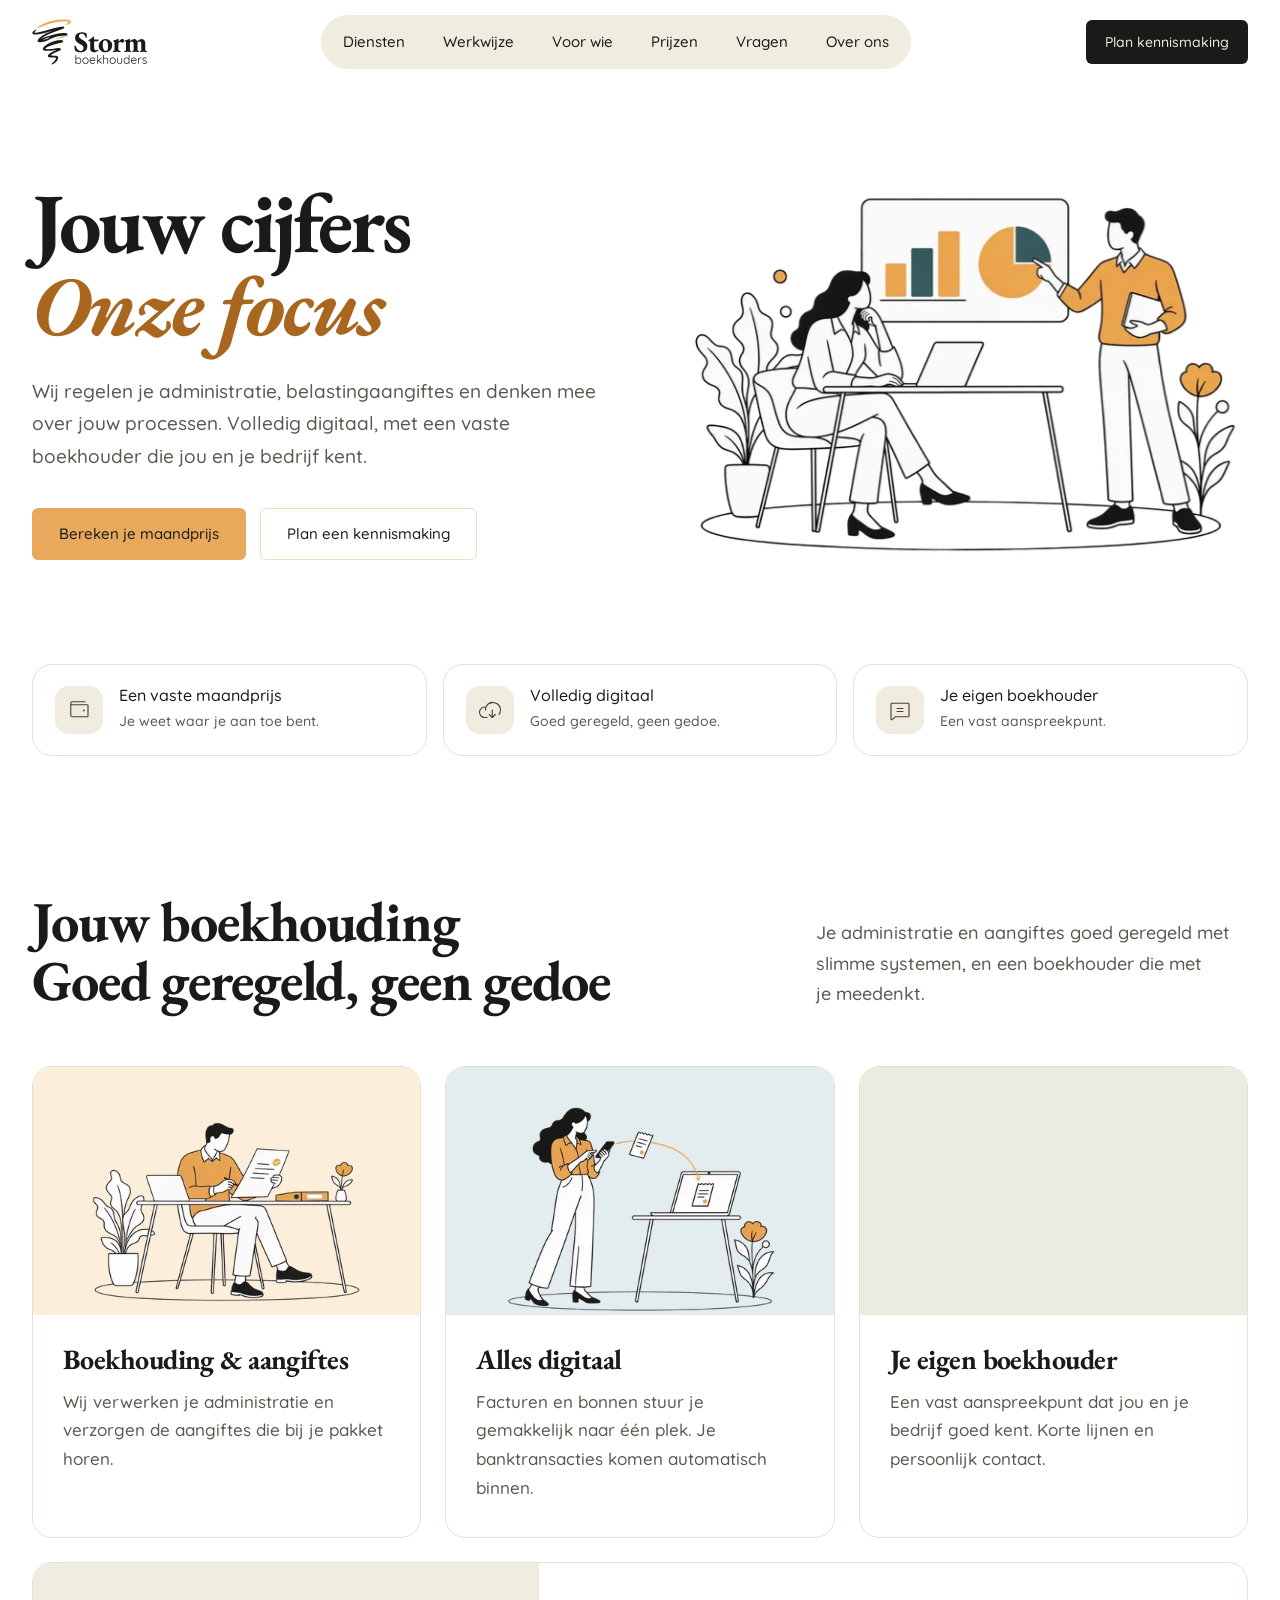
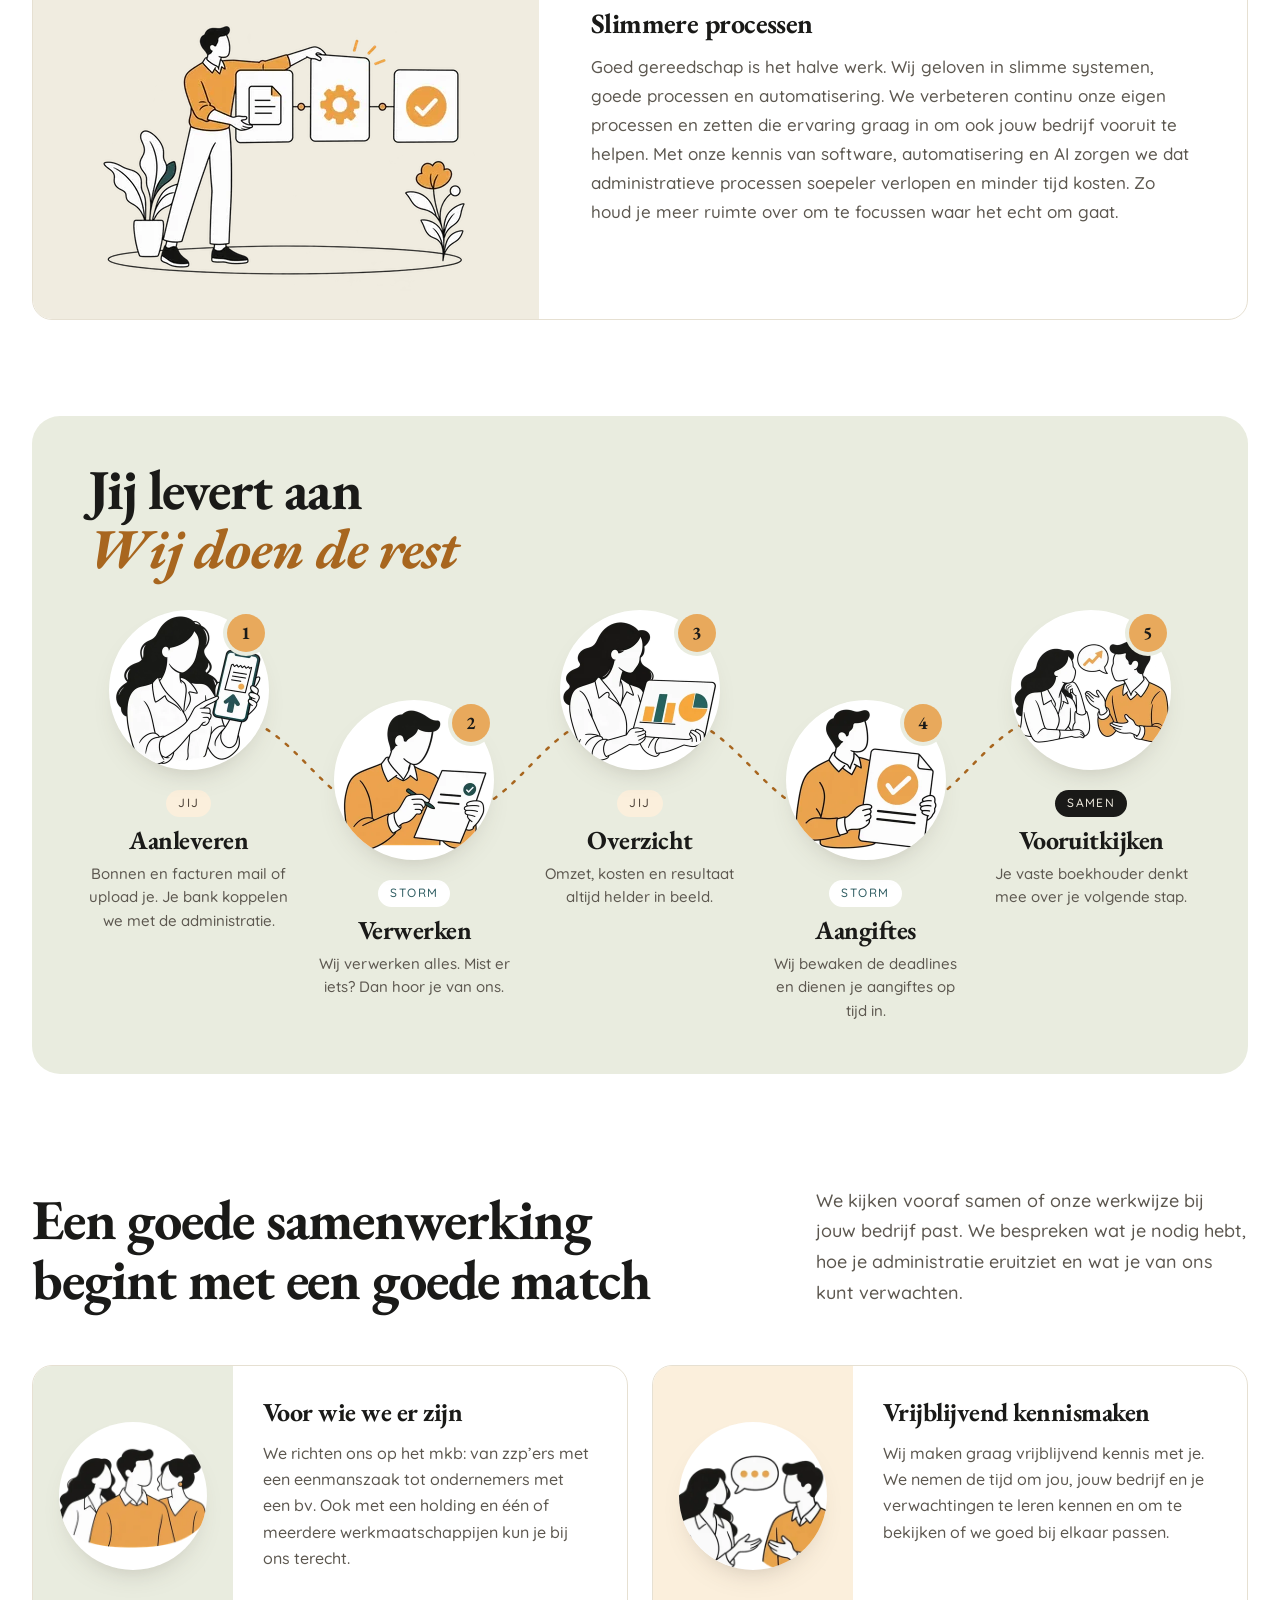
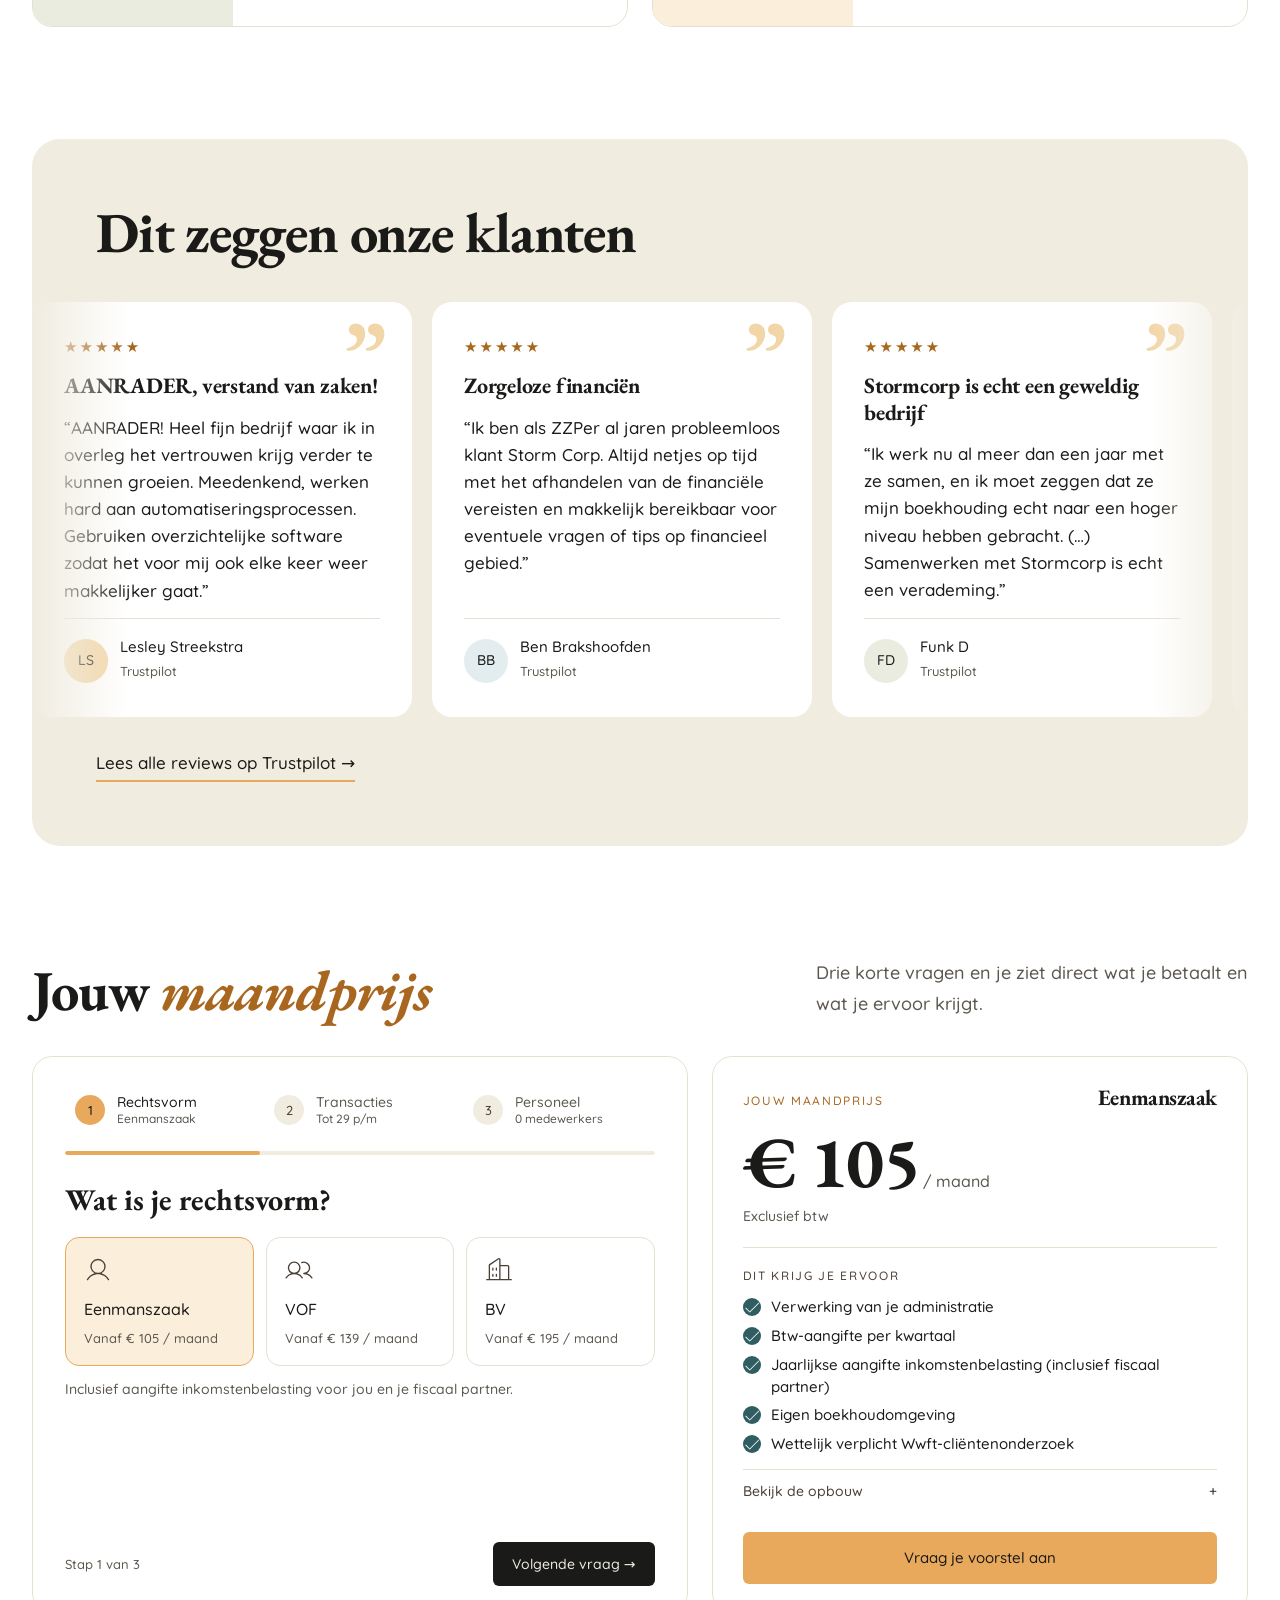
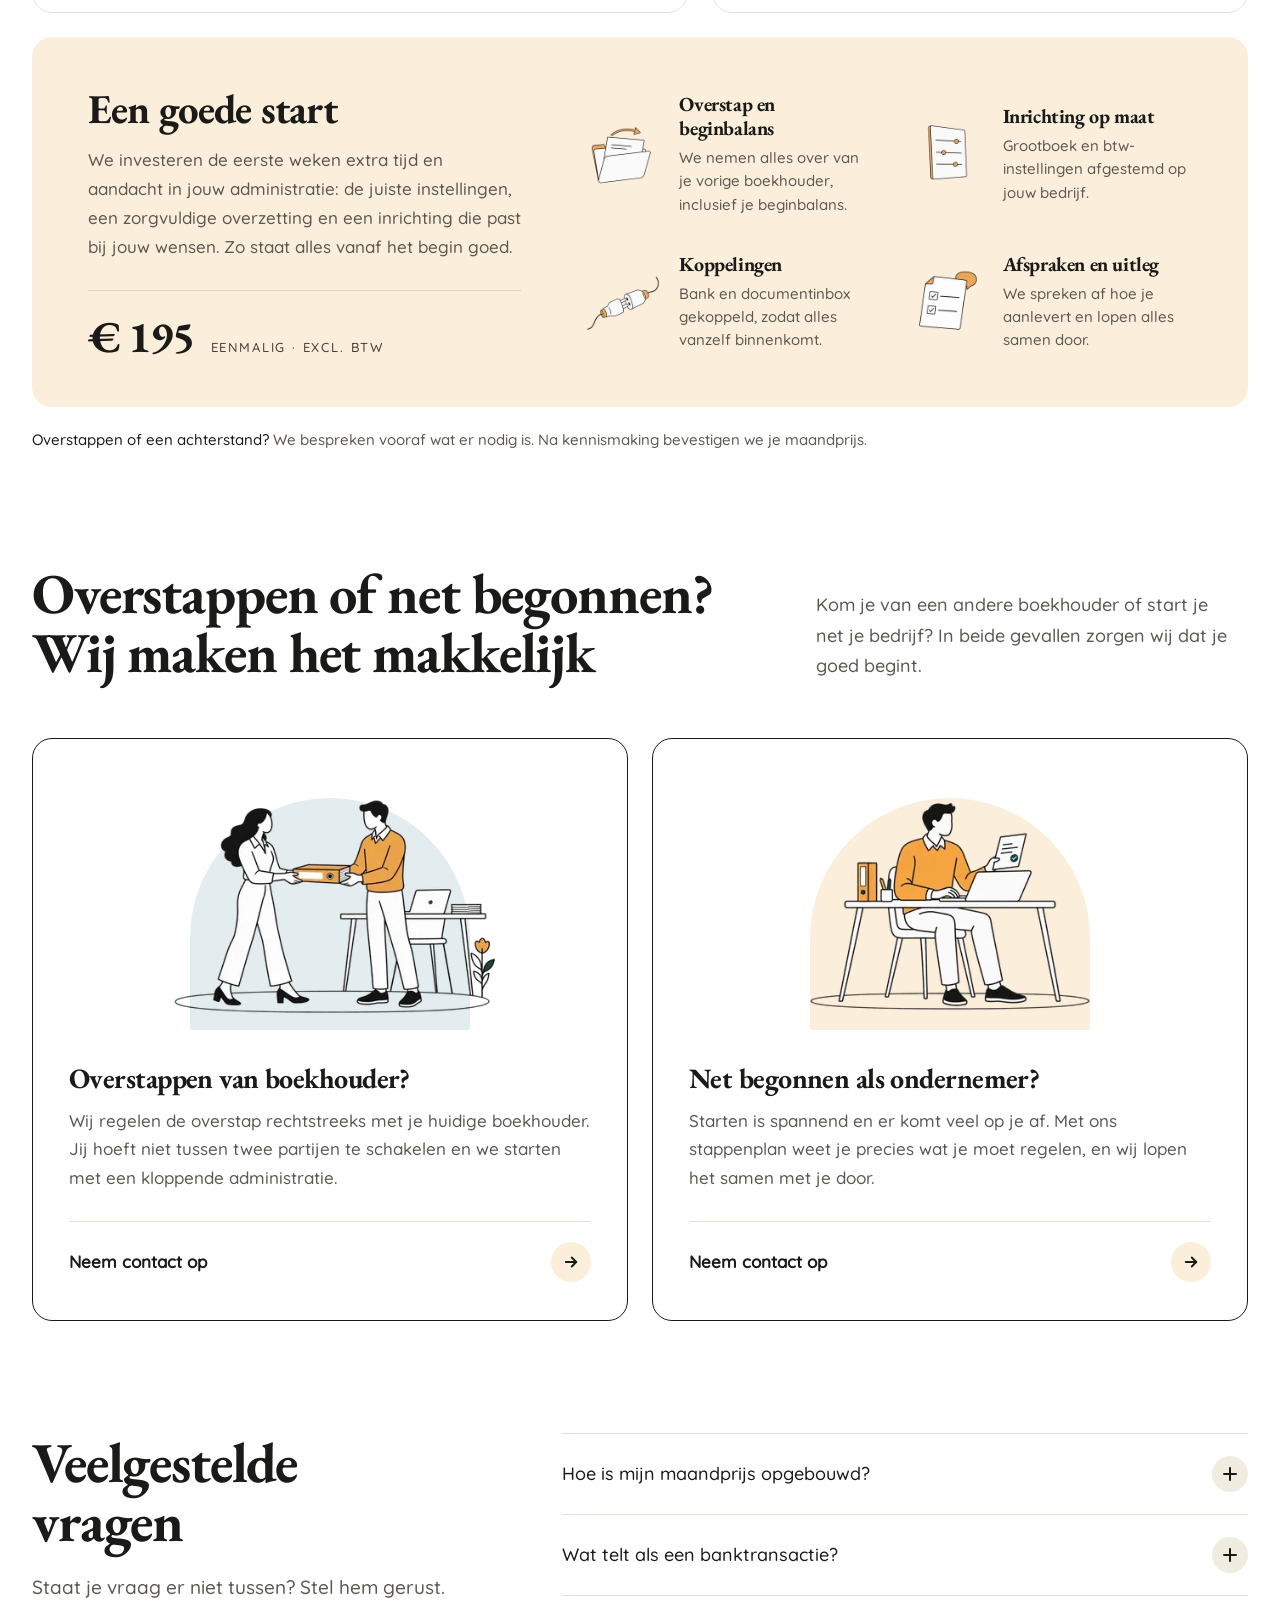
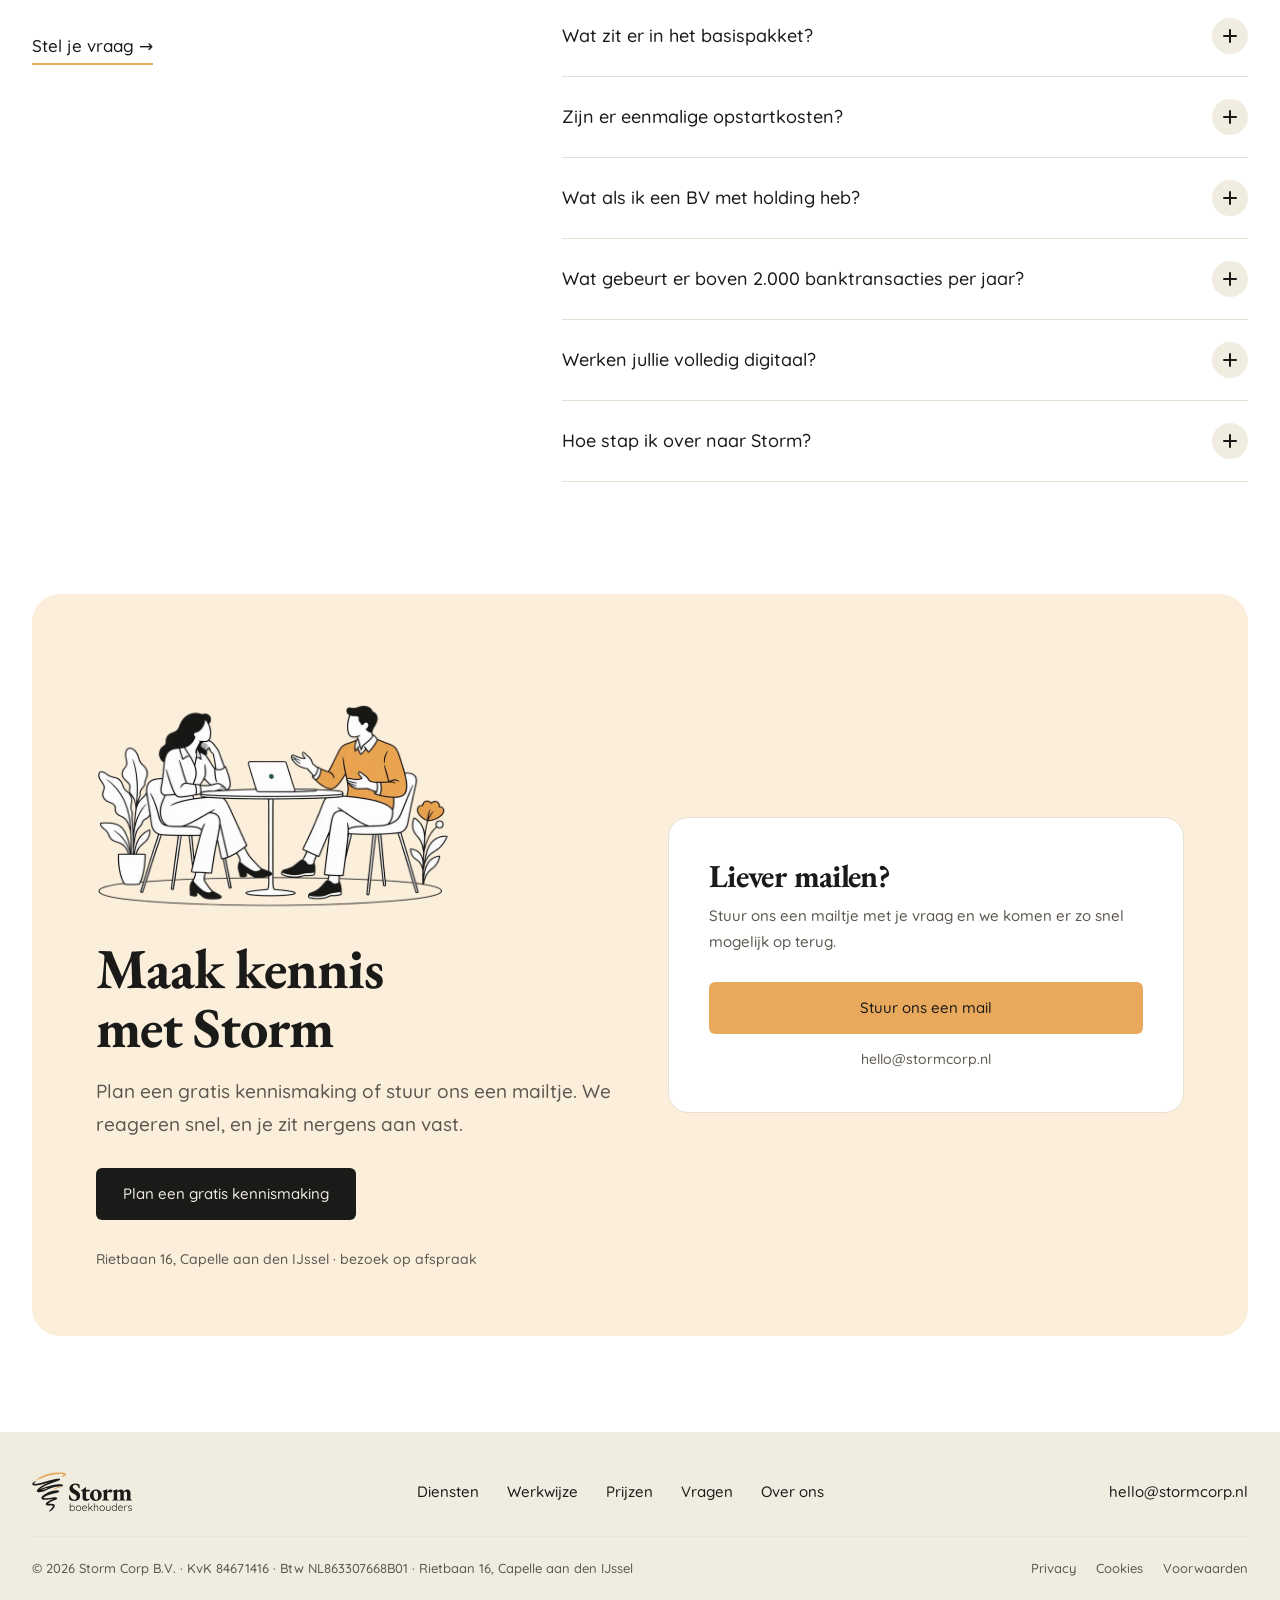
<file: index.html>
<!DOCTYPE html>
<html lang="nl">
<head>
<meta charset="utf-8">
<meta name="viewport" content="width=device-width, initial-scale=1">
<title>Storm Boekhouders | Jouw cijfers. Onze focus.</title>
<meta name="description" content="Je boekhouding en aangiftes goed geregeld, volledig digitaal en met een vaste boekhouder. Bereken direct je maandprijs en plan een gratis kennismaking.">
<link rel="canonical" href="https://stormboekhouders.nl/">
<meta property="og:type" content="website">
<meta property="og:locale" content="nl_NL">
<meta property="og:site_name" content="Storm Boekhouders">
<meta property="og:title" content="Storm Boekhouders | Jouw cijfers. Onze focus.">
<meta property="og:description" content="Je boekhouding en aangiftes goed geregeld, volledig digitaal en met een vaste boekhouder. Bereken direct je maandprijs en plan een gratis kennismaking.">
<meta property="og:url" content="https://stormboekhouders.nl/">
<meta property="og:image" content="https://stormboekhouders.nl/assets/img/og-image.jpg">
<meta property="og:image:width" content="1200">
<meta property="og:image:height" content="630">
<meta property="og:image:alt" content="Storm Boekhouders. Jouw cijfers. Onze focus.">
<meta name="twitter:card" content="summary_large_image">
<meta name="theme-color" content="#f0ece0">
<link rel="icon" href="/favicon.ico" sizes="32x32">
<link rel="icon" type="image/png" href="assets/icons/favicon-32.png">
<link rel="apple-touch-icon" href="assets/icons/apple-touch-icon.png">
<link rel="manifest" href="site.webmanifest">
<link rel="preload" href="assets/fonts/eb-garamond-latin-700-normal.woff2" as="font" type="font/woff2" crossorigin>
<link rel="preload" href="assets/fonts/quicksand-latin-500-normal.woff2" as="font" type="font/woff2" crossorigin>
<script src="assets/js/rv-init.min.js?v=20261024i"></script>
<link rel="preload" href="assets/fonts/eb-garamond-latin-700-italic.woff2" as="font" type="font/woff2" crossorigin>
<link rel="stylesheet" href="assets/css/storm.min.css?v=20261024i">
<link rel="preload" as="image" href="assets/img/hero.webp" imagesrcset="assets/img/hero-600.webp 600w, assets/img/hero-800.webp 800w, assets/img/hero.webp 1200w" imagesizes="(max-width: 900px) 92vw, 600px" fetchpriority="high">
<script type="application/ld+json">{"@context": "https://schema.org", "@type": "AccountingService", "name": "Storm Boekhouders", "legalName": "Storm Corp B.V.", "url": "https://stormboekhouders.nl/", "logo": "https://stormboekhouders.nl/assets/img/logo.svg", "image": "https://stormboekhouders.nl/assets/img/og-image.jpg", "email": "hello@stormcorp.nl", "slogan": "Jouw cijfers. Onze focus.", "vatID": "NL863307668B01", "identifier": {"@type": "PropertyValue", "propertyID": "KvK", "value": "84671416"}, "address": {"@type": "PostalAddress", "streetAddress": "Rietbaan 16", "addressLocality": "Capelle aan den IJssel", "addressCountry": "NL"}, "areaServed": "NL", "sameAs": ["https://nl.trustpilot.com/review/stormcorp.nl"]}</script>
</head>
<body>
<a class="skip-link" href="#inhoud">Naar de inhoud</a>
<div data-dc-root>

<div class="page" id="top">

<header class="site-header">
  <div class="wrap header-inner">
    <a class="brand" href="#top" aria-label="Storm Boekhouders, naar boven"><img src="assets/img/logo.svg" width="160" height="64" alt="Storm Boekhouders"></a>
    <nav class="main-nav" aria-label="Hoofdnavigatie"><a href="#diensten">Diensten</a><a href="#werkwijze">Werkwijze</a><a href="#voor-wie">Voor wie</a><a href="#prijzen">Prijzen</a><a href="#vragen">Vragen</a><a href="over-ons.html">Over ons</a></nav>
    <div class="header-cta">
      <button class="btn btn-ink btn-small" type="button" data-b='{"on": {"onClick": "openQuick"}}'>Plan kennismaking</button>
      <button class="menu-toggle" type="button" aria-controls="mobiel-menu" data-b='{"a": {"aria-expanded": "menuExpanded"}, "on": {"onClick": "toggleMenu"}}'><span><span data-b='{"t": "menuLabel"}'>Menu</span></span><i aria-hidden="true"></i></button>
    </div>
  </div>
  <nav class="mobile-nav" id="mobiel-menu" aria-label="Mobiel menu" data-b='{"a": {"class": "mobileNavClass"}}'><div class="wrap mobile-nav-list"><a href="#diensten" data-b='{"on": {"onClick": "closeMenu"}}'>Diensten</a><a href="#werkwijze" data-b='{"on": {"onClick": "closeMenu"}}'>Werkwijze</a><a href="#voor-wie" data-b='{"on": {"onClick": "closeMenu"}}'>Voor wie</a><a href="#prijzen" data-b='{"on": {"onClick": "closeMenu"}}'>Prijzen</a><a href="#vragen" data-b='{"on": {"onClick": "closeMenu"}}'>Vragen</a><a href="over-ons.html">Over ons</a><button class="btn btn-ink" type="button" data-b='{"on": {"onClick": "openQuick"}}'>Plan kennismaking</button></div></nav>
</header>

<main id="inhoud">
  <section class="wrap hero" aria-labelledby="hero-title">
    <div class="hero-copy">
      
      <h1 id="hero-title">Jouw cijfers<br><em>Onze focus</em></h1>
      <p class="lead">Wij regelen je administratie, belastingaangiftes en denken mee over jouw processen. Volledig digitaal, met een vaste boekhouder die jou en je bedrijf kent.</p>
      <div class="hero-actions">
        <a class="btn btn-amber" href="#prijzen">Bereken je maandprijs</a>
        <button class="btn btn-ghost" type="button" data-b='{"on": {"onClick": "openQuick"}}'>Plan een kennismaking</button>
      </div>
    </div>
    <div class="hero-visual">
      <img fetchpriority="high" src="assets/img/hero.webp" srcset="assets/img/hero-600.webp 600w, assets/img/hero-800.webp 800w, assets/img/hero.webp 1200w" sizes="(max-width: 900px) 92vw, 600px" alt="" width="600" height="480">
      
    </div>
  </section>

  <div class="wrap promises">
    <div class="promise"><span class="ico"><svg class="ph" viewBox="0 0 256 256" aria-hidden="true" focusable="false"><path d="M216,66H56a10,10,0,0,1,0-20H192a6,6,0,0,0,0-12H56A22,22,0,0,0,34,56V184a22,22,0,0,0,22,22H216a14,14,0,0,0,14-14V80A14,14,0,0,0,216,66Zm2,126a2,2,0,0,1-2,2H56a10,10,0,0,1-10-10V75.59A21.84,21.84,0,0,0,56,78H216a2,2,0,0,1,2,2Zm-28-60a10,10,0,1,1-10-10A10,10,0,0,1,190,132Z"></path></svg></span><div><strong>Een vaste maandprijs</strong><span>Je weet waar je aan toe bent.</span></div></div>
    <div class="promise"><span class="ico"><svg class="ph" viewBox="0 0 256 256" aria-hidden="true" focusable="false"><path d="M246,128a85.27,85.27,0,0,1-17.2,51.6,6,6,0,1,1-9.6-7.2A74,74,0,1,0,86,128a6,6,0,0,1-12,0,85.54,85.54,0,0,1,3.91-25.64A50.68,50.68,0,0,0,72,102a50,50,0,0,0,0,100H96a6,6,0,0,1,0,12H72A62,62,0,1,1,82.43,90.88,86,86,0,0,1,246,128Zm-66.24,43.76L158,193.51V128a6,6,0,0,0-12,0v65.51l-21.76-21.75a6,6,0,0,0-8.48,8.48l32,32a6,6,0,0,0,8.48,0l32-32a6,6,0,0,0-8.48-8.48Z"></path></svg></span><div><strong>Volledig digitaal</strong><span>Goed geregeld, geen gedoe.</span></div></div>
    <div class="promise"><span class="ico"><svg class="ph" viewBox="0 0 256 256" aria-hidden="true" focusable="false"><path d="M216,50H40A14,14,0,0,0,26,64V224a13.88,13.88,0,0,0,8.09,12.69A14.11,14.11,0,0,0,40,238a13.87,13.87,0,0,0,9-3.31l.06-.05L82.23,206H216a14,14,0,0,0,14-14V64A14,14,0,0,0,216,50Zm2,142a2,2,0,0,1-2,2H80a6,6,0,0,0-3.92,1.46L41.26,225.53A2,2,0,0,1,38,224V64a2,2,0,0,1,2-2H216a2,2,0,0,1,2,2Zm-52-80a6,6,0,0,1-6,6H96a6,6,0,0,1,0-12h64A6,6,0,0,1,166,112Zm0,32a6,6,0,0,1-6,6H96a6,6,0,0,1,0-12h64A6,6,0,0,1,166,144Z"></path></svg></span><div><strong>Je eigen boekhouder</strong><span>Een vast aanspreekpunt.</span></div></div>
  </div>

  <section class="wrap section" id="diensten" aria-labelledby="diensten-title">
    <div class="section-head">
      <div><h2 id="diensten-title">Jouw boekhouding<br>Goed geregeld, geen gedoe</h2></div>
      <p class="lead">Je administratie en aangiftes goed geregeld met slimme systemen, en een boekhouder die met je meedenkt.&nbsp;</p>
    </div>
    <div class="services">
      <article class="service"><div class="service-art tone-amber"><img src="assets/img/boekhouding.webp" srcset="assets/img/boekhouding-400.webp 400w, assets/img/boekhouding.webp 800w" sizes="(max-width: 640px) 92vw, 360px" alt="" width="320" height="240" loading="lazy" decoding="async"></div><div class="service-body"><h3>Boekhouding &amp; aangiftes</h3><p>Wij verwerken je administratie en verzorgen de aangiftes die bij je pakket horen.</p></div></article>
      <article class="service"><div class="service-art tone-sky"><img src="assets/img/digitaal.webp" srcset="assets/img/digitaal-400.webp 400w, assets/img/digitaal.webp 800w" sizes="(max-width: 640px) 92vw, 360px" alt="" width="320" height="240" loading="lazy" decoding="async"></div><div class="service-body"><h3>Alles digitaal</h3><p>Facturen en bonnen stuur je gemakkelijk naar één plek. Je banktransacties komen automatisch binnen.</p></div></article>
      <article class="service"><div class="service-art tone-sage"><img src="assets/img/contact.webp" srcset="assets/img/contact-400.webp 400w, assets/img/contact.webp 800w" sizes="(max-width: 640px) 92vw, 360px" alt="" width="320" height="240" loading="lazy" decoding="async"></div><div class="service-body"><h3>Je eigen boekhouder</h3><p>Een vast aanspreekpunt dat jou en je bedrijf goed kent. Korte lijnen en persoonlijk contact.</p></div></article>
    </div>
    <div class="extra-band">
      <div class="extra-art"><img src="assets/img/processen.webp" srcset="assets/img/processen-400.webp 400w, assets/img/processen.webp 800w" sizes="(max-width: 640px) 92vw, 360px" alt="" width="360" height="270" loading="lazy" decoding="async"></div>
      <div class="extra-copy">
        
        <h3>Slimmere processen</h3>
        <div><p data-pm-slice="1 1 []">Goed gereedschap is het halve werk. Wij geloven in slimme systemen, goede processen en automatisering. We verbeteren continu onze eigen processen en zetten die ervaring graag in om ook jouw bedrijf vooruit te helpen. Met onze kennis van software, automatisering en AI zorgen we dat administratieve processen soepeler verlopen en minder tijd kosten. Zo houd je meer ruimte over om te focussen waar het echt om gaat.</p></div>
      </div>
    </div>

    <div class="journey-block" id="werkwijze">
      <div class="journey-head">
        <div><h2>Jij levert aan<br><em>Wij doen de rest</em></h2></div>
      </div>
      <div class="journey-wrap">
        <svg class="journey-road" viewBox="0 0 1000 200" preserveAspectRatio="none" aria-hidden="true"><path d="M100 80 C200 80 200 170 300 170 S400 80 500 80 S600 170 700 170 S800 80 900 80" fill="none" stroke="#a8661f" stroke-width="2.5" stroke-dasharray="3 9" stroke-linecap="round" vector-effect="non-scaling-stroke"></path></svg>
        <ol class="journey">
          <li class="stop"><div class="stop-art"><img src="assets/img/werk-aanleveren.webp" srcset="assets/img/werk-aanleveren-320.webp 320w, assets/img/werk-aanleveren.webp 600w" sizes="160px" alt="" width="240" height="240" loading="lazy" decoding="async"><span class="stop-num">1</span></div><span class="stop-who who-jij">Jij</span><h3>Aanleveren</h3><p>Bonnen en facturen mail of upload je. Je bank koppelen we met de administratie.</p></li>
          <li class="stop"><div class="stop-art"><img src="assets/img/werk-verwerken.webp" srcset="assets/img/werk-verwerken-320.webp 320w, assets/img/werk-verwerken.webp 600w" sizes="160px" alt="" width="240" height="240" loading="lazy" decoding="async"><span class="stop-num">2</span></div><span class="stop-who who-storm">Storm</span><h3>Verwerken</h3><p>Wij verwerken alles. Mist er iets? Dan hoor je van ons.</p></li>
          <li class="stop"><div class="stop-art"><img src="assets/img/werk-overzicht.webp" srcset="assets/img/werk-overzicht-320.webp 320w, assets/img/werk-overzicht.webp 600w" sizes="160px" alt="" width="240" height="240" loading="lazy" decoding="async"><span class="stop-num">3</span></div><span class="stop-who who-jij">Jij</span><h3>Overzicht</h3><p>Omzet, kosten en resultaat altijd helder in beeld.</p></li>
          <li class="stop"><div class="stop-art"><img src="assets/img/werk-aangiftes.webp" srcset="assets/img/werk-aangiftes-320.webp 320w, assets/img/werk-aangiftes.webp 600w" sizes="160px" alt="" width="240" height="240" loading="lazy" decoding="async"><span class="stop-num">4</span></div><span class="stop-who who-storm">Storm</span><h3>Aangiftes</h3><p>Wij bewaken de deadlines en dienen je aangiftes op tijd in.</p></li>
          <li class="stop"><div class="stop-art"><img src="assets/img/werk-vooruitkijken.webp" srcset="assets/img/werk-vooruitkijken-320.webp 320w, assets/img/werk-vooruitkijken.webp 600w" sizes="160px" alt="" width="240" height="240" loading="lazy" decoding="async"><span class="stop-num">5</span></div><span class="stop-who who-samen">Samen</span><h3>Vooruitkijken</h3><p>Je vaste boekhouder denkt mee over je volgende stap.</p></li>
        </ol>
      </div>
    </div>
  </section>

  <section class="wrap section audience2 section-flush" id="voor-wie" aria-labelledby="voor-wie-title">
    <div class="section-head">
      <div><h2 id="voor-wie-title">Een goede samenwerking begint met een goede match</h2></div>
      <div class="lead"><p>We kijken vooraf samen of onze werkwijze bij jouw bedrijf past. We bespreken wat je nodig hebt, hoe je administratie eruitziet en wat je van ons kunt verwachten.</p></div>
    </div>
    <div class="match-grid">
      <article class="mcard"><div class="mcard-art tone-sage"><img src="assets/img/ondernemers.webp" srcset="assets/img/ondernemers-320.webp 320w, assets/img/ondernemers.webp 600w" sizes="160px" alt="" width="240" height="240" loading="lazy" decoding="async"></div><div class="mcard-body"><h3>Voor wie we er zijn</h3><p>We richten ons op het mkb: van zzp’ers met een eenmanszaak tot ondernemers met een bv. Ook met een holding en één of meerdere werkmaatschappijen kun je bij ons terecht.</p><ul class="mcard-tags" aria-hidden="true"></ul></div></article>
      <article class="mcard"><div class="mcard-art tone-amber"><img src="assets/img/gesprek.webp" srcset="assets/img/gesprek-320.webp 320w, assets/img/gesprek.webp 480w" sizes="160px" alt="" width="240" height="240" loading="lazy" decoding="async"></div><div class="mcard-body"><h3>Vrijblijvend kennismaken</h3><div><p data-pm-slice="0 0 []">Wij maken graag vrijblijvend kennis met je. We nemen de tijd om jou, jouw bedrijf en je verwachtingen te leren kennen en om te bekijken of we goed bij elkaar passen.&nbsp;</p></div></div></article>
    </div>
  </section>

  <section class="wrap" id="reviews" aria-labelledby="reviews-title">
    <div class="reviews-block">
      <div class="reviews-head">
        <div><h2 id="reviews-title">Dit zeggen onze klanten</h2></div>
        
      </div>
      <div class="review-marquee" role="region" aria-label="Klantervaringen">
        <div class="marquee-track">
          <div class="marquee-set"><figure class="rcard"><div class="rstars" role="img" aria-label="5 van 5 sterren">★★★★★</div><p class="rtitle">AANRADER, verstand van zaken!</p><blockquote>“AANRADER! Heel fijn bedrijf waar ik in overleg het vertrouwen krijg verder te kunnen groeien. Meedenkend, werken hard aan automatiseringsprocessen. Gebruiken overzichtelijke software zodat het voor mij ook elke keer weer makkelijker gaat.”</blockquote><figcaption><span class="avatar av-1" aria-hidden="true">LS</span><div><strong>Lesley Streekstra</strong><a href="https://nl.trustpilot.com/review/stormcorp.nl" target="_blank" rel="noopener">Trustpilot</a></div></figcaption></figure><figure class="rcard"><div class="rstars" role="img" aria-label="5 van 5 sterren">★★★★★</div><p class="rtitle">Zorgeloze financiën</p><blockquote>“Ik ben als ZZPer al jaren probleemloos klant Storm Corp. Altijd netjes op tijd met het afhandelen van de financiële vereisten en makkelijk bereikbaar voor eventuele vragen of tips op financieel gebied.”</blockquote><figcaption><span class="avatar av-2" aria-hidden="true">BB</span><div><strong>Ben Brakshoofden</strong><a href="https://nl.trustpilot.com/reviews/646c4a872c4f9150bb5d91a7" target="_blank" rel="noopener">Trustpilot</a></div></figcaption></figure><figure class="rcard"><div class="rstars" role="img" aria-label="5 van 5 sterren">★★★★★</div><p class="rtitle">Stormcorp is echt een geweldig bedrijf</p><blockquote>“Ik werk nu al meer dan een jaar met ze samen, en ik moet zeggen dat ze mijn boekhouding echt naar een hoger niveau hebben gebracht. (…) Samenwerken met Stormcorp is echt een verademing.”</blockquote><figcaption><span class="avatar av-3" aria-hidden="true">FD</span><div><strong>Funk D</strong><a href="https://nl.trustpilot.com/reviews/64c6690dc203d476c29705c7" target="_blank" rel="noopener">Trustpilot</a></div></figcaption></figure><figure class="rcard"><div class="rstars" role="img" aria-label="5 van 5 sterren">★★★★★</div><p class="rtitle">Kundig en vertrouwd bedrijf</p><blockquote>“Blij met onze samenwerking, korte lijntjes en altijd bereid om mee te denken. De juiste know how en altijd correct en passend advies.”</blockquote><figcaption><span class="avatar av-4" aria-hidden="true">IA</span><div><strong>Ismail Aliradja</strong><a href="https://nl.trustpilot.com/reviews/64cbbae2d50cb7f360687145" target="_blank" rel="noopener">Trustpilot</a></div></figcaption></figure><figure class="rcard"><div class="rstars" role="img" aria-label="5 van 5 sterren">★★★★★</div><p class="rtitle">Prettige en snelle communicatie</p><blockquote>“Prettige en snelle communicatie. Nemen de tijd om samen het een en ander door te nemen. Geven goed advies. Leveren goede kwaliteit en komen hun afspraken na.”</blockquote><figcaption><span class="avatar av-5" aria-hidden="true">SS</span><div><strong>Sven Spruijt</strong><a href="https://nl.trustpilot.com/review/stormcorp.nl" target="_blank" rel="noopener">Trustpilot</a></div></figcaption></figure><figure class="rcard"><div class="rstars" role="img" aria-label="5 van 5 sterren">★★★★★</div><p class="rtitle">SUPER TEVREDEN!!</p><blockquote>“Altijd behulpzaam, vriendelijk en uitstekende werkzaamheden. Van ons is hij zekers 5 sterren waard!! Kortom wij zijn erg blij met jou!!”</blockquote><figcaption><span class="avatar av-1" aria-hidden="true">SC</span><div><strong>Schardijn</strong><a href="https://nl.trustpilot.com/review/stormcorp.nl" target="_blank" rel="noopener">Trustpilot</a></div></figcaption></figure><figure class="rcard"><div class="rstars" role="img" aria-label="5 van 5 sterren">★★★★★</div><blockquote>“Zeer behulpzaam en goed in hun werk.”</blockquote><figcaption><span class="avatar av-2" aria-hidden="true">UA</span><div><strong>Ugur Arisoy</strong><a href="https://nl.trustpilot.com/review/stormcorp.nl" target="_blank" rel="noopener">Trustpilot</a></div></figcaption></figure></div>
          <div class="marquee-set" aria-hidden="true"><figure class="rcard"><div class="rstars" role="img" aria-label="5 van 5 sterren">★★★★★</div><p class="rtitle">AANRADER, verstand van zaken!</p><blockquote>“AANRADER! Heel fijn bedrijf waar ik in overleg het vertrouwen krijg verder te kunnen groeien. Meedenkend, werken hard aan automatiseringsprocessen. Gebruiken overzichtelijke software zodat het voor mij ook elke keer weer makkelijker gaat.”</blockquote><figcaption><span class="avatar av-1" aria-hidden="true">LS</span><div><strong>Lesley Streekstra</strong><a tabindex="-1" href="https://nl.trustpilot.com/review/stormcorp.nl" target="_blank" rel="noopener">Trustpilot</a></div></figcaption></figure><figure class="rcard"><div class="rstars" role="img" aria-label="5 van 5 sterren">★★★★★</div><p class="rtitle">Zorgeloze financiën</p><blockquote>“Ik ben als ZZPer al jaren probleemloos klant Storm Corp. Altijd netjes op tijd met het afhandelen van de financiële vereisten en makkelijk bereikbaar voor eventuele vragen of tips op financieel gebied.”</blockquote><figcaption><span class="avatar av-2" aria-hidden="true">BB</span><div><strong>Ben Brakshoofden</strong><a tabindex="-1" href="https://nl.trustpilot.com/reviews/646c4a872c4f9150bb5d91a7" target="_blank" rel="noopener">Trustpilot</a></div></figcaption></figure><figure class="rcard"><div class="rstars" role="img" aria-label="5 van 5 sterren">★★★★★</div><p class="rtitle">Stormcorp is echt een geweldig bedrijf</p><blockquote>“Ik werk nu al meer dan een jaar met ze samen, en ik moet zeggen dat ze mijn boekhouding echt naar een hoger niveau hebben gebracht. (…) Samenwerken met Stormcorp is echt een verademing.”</blockquote><figcaption><span class="avatar av-3" aria-hidden="true">FD</span><div><strong>Funk D</strong><a tabindex="-1" href="https://nl.trustpilot.com/reviews/64c6690dc203d476c29705c7" target="_blank" rel="noopener">Trustpilot</a></div></figcaption></figure><figure class="rcard"><div class="rstars" role="img" aria-label="5 van 5 sterren">★★★★★</div><p class="rtitle">Kundig en vertrouwd bedrijf</p><blockquote>“Blij met onze samenwerking, korte lijntjes en altijd bereid om mee te denken. De juiste know how en altijd correct en passend advies.”</blockquote><figcaption><span class="avatar av-4" aria-hidden="true">IA</span><div><strong>Ismail Aliradja</strong><a tabindex="-1" href="https://nl.trustpilot.com/reviews/64cbbae2d50cb7f360687145" target="_blank" rel="noopener">Trustpilot</a></div></figcaption></figure><figure class="rcard"><div class="rstars" role="img" aria-label="5 van 5 sterren">★★★★★</div><p class="rtitle">Prettige en snelle communicatie</p><blockquote>“Prettige en snelle communicatie. Nemen de tijd om samen het een en ander door te nemen. Geven goed advies. Leveren goede kwaliteit en komen hun afspraken na.”</blockquote><figcaption><span class="avatar av-5" aria-hidden="true">SS</span><div><strong>Sven Spruijt</strong><a tabindex="-1" href="https://nl.trustpilot.com/review/stormcorp.nl" target="_blank" rel="noopener">Trustpilot</a></div></figcaption></figure><figure class="rcard"><div class="rstars" role="img" aria-label="5 van 5 sterren">★★★★★</div><p class="rtitle">SUPER TEVREDEN!!</p><blockquote>“Altijd behulpzaam, vriendelijk en uitstekende werkzaamheden. Van ons is hij zekers 5 sterren waard!! Kortom wij zijn erg blij met jou!!”</blockquote><figcaption><span class="avatar av-1" aria-hidden="true">SC</span><div><strong>Schardijn</strong><a tabindex="-1" href="https://nl.trustpilot.com/review/stormcorp.nl" target="_blank" rel="noopener">Trustpilot</a></div></figcaption></figure><figure class="rcard"><div class="rstars" role="img" aria-label="5 van 5 sterren">★★★★★</div><blockquote>“Zeer behulpzaam en goed in hun werk.”</blockquote><figcaption><span class="avatar av-2" aria-hidden="true">UA</span><div><strong>Ugur Arisoy</strong><a tabindex="-1" href="https://nl.trustpilot.com/review/stormcorp.nl" target="_blank" rel="noopener">Trustpilot</a></div></figcaption></figure></div>
        </div>
      </div>
      <a class="link-arrow reviews-more" href="https://nl.trustpilot.com/review/stormcorp.nl" target="_blank" rel="noopener">Lees alle reviews op Trustpilot →</a>
      <p class="sr-only" aria-live="polite" aria-atomic="true"><span data-b='{"t": "rv.announce"}'></span></p>
    </div>
  </section>

  <section class="wrap section" id="prijzen" aria-labelledby="prijzen-title">
    <div class="section-head compact">
      <div><h2 id="prijzen-title">Jouw <em>maandprijs</em></h2></div>
      <p class="lead">Drie korte vragen en je ziet direct wat je betaalt en wat je ervoor krijgt.</p>
    </div>
    <div class="calc">
      <form class="wizard" data-b='{"on": {"onSubmit": "c.noSubmit"}, "ref": "c.ctrlRef"}'>
        <ol class="wiz-steps" aria-label="Stappen">
          <li><button class="is-current" type="button" data-b='{"a": {"class": "w.cls1", "aria-current": "w.cur1"}, "on": {"onClick": "w.go1"}}'><span class="wiz-num">1</span><span class="wiz-label">Rechtsvorm<small><span data-b='{"t": "w.v1"}'>Eenmanszaak</span></small></span></button></li>
          <li><button type="button" data-b='{"a": {"class": "w.cls2", "aria-current": "w.cur2"}, "on": {"onClick": "w.go2"}}'><span class="wiz-num">2</span><span class="wiz-label">Transacties<small><span data-b='{"t": "w.v2"}'>Tot 29 p/m</span></small></span></button></li>
          <li><button type="button" data-b='{"a": {"class": "w.cls3", "aria-current": "w.cur3"}, "on": {"onClick": "w.go3"}}'><span class="wiz-num">3</span><span class="wiz-label">Personeel<small><span data-b='{"t": "w.v3"}'>0 medewerkers</span></small></span></button></li>
        </ol>
        <div class="wiz-progress" aria-hidden="true"><i data-b='{"st": "width: [[w.pct]]"}'></i></div>

        <div class="dc-if is-on" data-b='{"if": "w.is1"}'>
          <fieldset class="wiz-q">
            <legend>Wat is je rechtsvorm?</legend>
            <div class="form-options">
              <label class="option"><input type="radio" name="vorm" value="zzp" data-b='{"a": {"checked": "c.isZzp"}, "on": {"onChange": "c.pickZzp"}}'><span class="option-card"><svg class="ph" viewBox="0 0 256 256" aria-hidden="true" focusable="false"><path d="M229.19,213c-15.81-27.32-40.63-46.49-69.47-54.62a70,70,0,1,0-63.44,0C67.44,166.5,42.62,185.67,26.81,213a6,6,0,1,0,10.38,6C56.4,185.81,90.34,166,128,166s71.6,19.81,90.81,53a6,6,0,1,0,10.38-6ZM70,96a58,58,0,1,1,58,58A58.07,58.07,0,0,1,70,96Z"></path></svg><strong>Eenmanszaak</strong><small>Vanaf € 105 / maand</small></span></label>
              <label class="option"><input type="radio" name="vorm" value="vof" data-b='{"a": {"checked": "c.isVof"}, "on": {"onChange": "c.pickVof"}}'><span class="option-card"><svg class="ph" viewBox="0 0 256 256" aria-hidden="true" focusable="false"><path d="M112.6,158.43a58,58,0,1,0-57.2,0A93.83,93.83,0,0,0,5.21,196.72a6,6,0,0,0,10.05,6.56,82,82,0,0,1,137.48,0,6,6,0,0,0,10-6.56A93.83,93.83,0,0,0,112.6,158.43ZM38,108a46,46,0,1,1,46,46A46.06,46.06,0,0,1,38,108Zm211,97a6,6,0,0,1-8.3-1.74A81.8,81.8,0,0,0,172,166a6,6,0,0,1,0-12,46,46,0,1,0-17.08-88.73,6,6,0,1,1-4.46-11.14,58,58,0,0,1,50.14,104.3,93.83,93.83,0,0,1,50.19,38.29A6,6,0,0,1,249,205Z"></path></svg><strong>VOF</strong><small>Vanaf € 139 / maand</small></span></label>
              <label class="option"><input type="radio" name="vorm" value="bv" data-b='{"a": {"checked": "c.isBv"}, "on": {"onChange": "c.pickBv"}}'><span class="option-card"><svg class="ph" viewBox="0 0 256 256" aria-hidden="true" focusable="false"><path d="M240,210H222V96a14,14,0,0,0-14-14H142V32a14,14,0,0,0-21.77-11.64l-80,53.33A14,14,0,0,0,34,85.34V210H16a6,6,0,0,0,0,12H240a6,6,0,0,0,0-12ZM208,94a2,2,0,0,1,2,2V210H142V94ZM46,85.34a2,2,0,0,1,.89-1.66l80-53.34A2,2,0,0,1,130,32V210H46ZM110,112v16a6,6,0,0,1-12,0V112a6,6,0,0,1,12,0Zm-32,0v16a6,6,0,0,1-12,0V112a6,6,0,0,1,12,0Zm0,56v16a6,6,0,0,1-12,0V168a6,6,0,0,1,12,0Zm32,0v16a6,6,0,0,1-12,0V168a6,6,0,0,1,12,0Z"></path></svg><strong>BV</strong><small>Vanaf € 195 / maand</small></span></label>
            </div>
            <div data-b='{"a": {"hidden": "c.notBv"}}'>
              <label class="holding"><span><strong>BV + holding</strong><small>Werkmaatschappij en holding samen · + € 100 per maand</small></span><span class="switch"><input type="checkbox" aria-describedby="holding-note" data-b='{"a": {"checked": "c.holding"}, "on": {"onChange": "c.toggleHolding"}}'><i aria-hidden="true"></i></span></label>
              <p class="help" id="holding-note">Alleen een holding? Kies BV en laat deze optie uit.</p>
            </div>
            <p class="help"><span data-b='{"t": "c.formHelp"}'>Inclusief aangifte inkomstenbelasting voor jou en je fiscaal partner.</span></p>
          </fieldset>
        </div>

        <div class="dc-if" data-b='{"if": "w.is2"}'>
          <fieldset class="wiz-q">
            <legend>Hoeveel banktransacties heb je?</legend>
            <div class="volume-head">
              <div class="volume-value"><output for="transaction-range"><span data-b='{"t": "c.band"}'>Tot 29</span></output><span><span data-b='{"t": "c.perPeriod"}'>banktransacties per maand</span></span></div>
              <div class="seg" role="group" aria-label="Periode voor banktransacties"><label><input name="periode" type="radio" value="maand" data-b='{"a": {"checked": "c.isMaand"}, "on": {"onChange": "c.pickMaand"}}'><span>Per maand</span></label><label><input name="periode" type="radio" value="jaar" data-b='{"a": {"checked": "c.isJaar"}, "on": {"onChange": "c.pickJaar"}}'><span>Per jaar</span></label></div>
            </div>
            <input id="transaction-range" type="range" aria-label="Aantal banktransacties" min="0" max="6" step="1" aria-describedby="transaction-help" data-b='{"a": {"value": "c.tierIndex", "aria-label": "c.rangeAria", "aria-valuetext": "c.rangeValueText"}, "on": {"onChange": "c.onRange"}, "st": "background: [[c.rangeBg]]"}'>
            <div class="range-labels"><span>Weinig</span><span><span data-b='{"t": "c.rangeEnd"}'>167+</span></span></div>
            <p id="transaction-help" class="help">Elke bij- of afschrijving op je zakelijke rekening telt als één transactie.</p>
          </fieldset>
        </div>

        <div class="dc-if" data-b='{"if": "w.is3"}'>
          <fieldset class="wiz-q">
            <legend>Heb je medewerkers in loondienst?</legend>
            <div class="employees"><div><label for="employees">Aantal medewerkers</label><p>€ 15 per medewerker per maand</p></div><div class="stepper"><button type="button" aria-label="Een medewerker minder" data-b='{"a": {"disabled": "c.minDisabled"}, "on": {"onClick": "c.empMinus"}}'>−</button><input id="employees" type="number" min="0" max="50" step="1" inputmode="numeric" data-b='{"a": {"value": "c.employeesValue"}, "on": {"onChange": "c.onEmployees", "onBlur": "c.onEmployeesBlur"}}'><button type="button" aria-label="Een medewerker meer" data-b='{"a": {"disabled": "c.maxDisabled"}, "on": {"onClick": "c.empPlus"}}'>+</button></div></div>
            <p class="help"><span data-b='{"t": "w.empHelp"}'>Geen personeel? Laat dit gewoon op 0 staan.</span></p>
          </fieldset>
        </div>

        <div class="wiz-nav">
          <button class="btn btn-ghost btn-small" type="button" data-b='{"a": {"hidden": "w.is1"}, "on": {"onClick": "w.back"}}'>← Vorige</button>
          <span class="wiz-count">Stap <span data-b='{"t": "w.step"}'>1</span> van 3</span>
          <span class="dc-if is-on" data-b='{"if": "w.notLast"}'><button class="btn btn-ink btn-small" type="button" data-b='{"on": {"onClick": "w.forward"}}'>Volgende vraag →</button></span>
          <span class="dc-if" data-b='{"if": "w.is3"}'><button class="btn btn-teal btn-small" type="button" data-b='{"on": {"onClick": "w.finish"}}'><svg class="ph" viewBox="0 0 256 256" aria-hidden="true" focusable="false"><path d="M228.24,76.24l-128,128a6,6,0,0,1-8.48,0l-56-56a6,6,0,0,1,8.48-8.48L96,191.51,219.76,67.76a6,6,0,0,1,8.48,8.48Z"></path></svg>Klaar</button></span>
        </div>
      </form>

      <aside class="summary" aria-labelledby="summary-form" data-b='{"a": {"class": "c.summaryCls"}, "ref": "c.summaryRef"}'>
        <div class="sum-top sum-top-stack">
          <div class="sum-row"><span class="summary-label">Jouw maandprijs</span><h3 class="sum-form" id="summary-form"><span data-b='{"t": "c.formName"}'>Eenmanszaak</span></h3></div>
          <div aria-live="polite" aria-atomic="true"><div class="price" data-s="sum-price" data-b='{"a": {"class": "c.priceClass"}}'><span data-b='{"t": "c.totalText"}'>€ 105</span><span class="dc-if is-on" data-b='{"if": "c.notCustom"}'><span class="per sum-per">/ maand</span></span></div><p class="tax-note sum-tax"><span data-b='{"t": "c.taxNote"}'>Exclusief btw</span></p></div>
        </div>
        <p class="incl-title">Dit krijg je ervoor</p>
        <ul class="incl"><template data-for="c.included" data-as="item"><li><span data-b='{"t": "item.text"}'></span></li></template></ul>
        <details class="sum-details"><summary>Bekijk de opbouw <span aria-hidden="true">+</span></summary>
          <div class="breakdown"><div><span>Basispakket</span><strong><span data-b='{"t": "c.basePrice"}'>€ 105</span></strong></div><div><span>Banktransacties<small><span data-b='{"t": "c.tierLabel"}'>0–350 per jaar</span></small></span><strong><span data-b='{"t": "c.tierPrice"}'>Inbegrepen</span></strong></div><div><span>Salarisadministratie<small><span data-b='{"t": "c.employeeLabel"}'>0 medewerkers</span></small></span><strong><span data-b='{"t": "c.employeePrice"}'>n.v.t.</span></strong></div><div data-b='{"a": {"hidden": "c.noHolding"}}'><span>Extra holding</span><strong>€ 100</strong></div></div>
        </details>
        <a class="btn btn-amber btn-block" data-b='{"a": {"href": "c.quoteMail"}}'><span data-b='{"t": "c.quoteLabel"}'>Vraag je voorstel aan</span></a>
      </aside>
    </div>
    <div class="setup-block sb" id="opstart">
      <div class="sb-intro">
        <h3>Een goede start</h3>
        <p>We investeren de eerste weken extra tijd en aandacht in jouw administratie: de juiste instellingen, een zorgvuldige overzetting en een inrichting die past bij jouw wensen. Zo staat alles vanaf het begin goed.</p>
        <p class="sb-price"><strong>€ 195</strong><span>Eenmalig · excl. btw</span></p>
      </div>
      <ul class="sb-list">
        <li><img src="assets/img/opstart-overstap.webp" srcset="assets/img/opstart-overstap-180.webp 180w, assets/img/opstart-overstap.webp 400w" sizes="120px" alt="" width="120" height="120" loading="lazy" decoding="async"><div><h4>Overstap en beginbalans</h4><p>We nemen alles over van je vorige boekhouder, inclusief je beginbalans.</p></div></li>
        <li><img src="assets/img/opstart-inrichting.webp" srcset="assets/img/opstart-inrichting-180.webp 180w, assets/img/opstart-inrichting.webp 400w" sizes="120px" alt="" width="120" height="120" loading="lazy" decoding="async"><div><h4>Inrichting op maat</h4><p>Grootboek en btw-instellingen afgestemd op jouw bedrijf.</p></div></li>
        <li><img src="assets/img/opstart-automatisering.webp" srcset="assets/img/opstart-automatisering-180.webp 180w, assets/img/opstart-automatisering.webp 400w" sizes="120px" alt="" width="120" height="120" loading="lazy" decoding="async"><div><h4>Koppelingen</h4><p>Bank en documentinbox gekoppeld, zodat alles vanzelf binnenkomt.</p></div></li>
        <li><img src="assets/img/opstart-afspraken.webp" srcset="assets/img/opstart-afspraken-180.webp 180w, assets/img/opstart-afspraken.webp 400w" sizes="120px" alt="" width="120" height="120" loading="lazy" decoding="async"><div><h4>Afspraken en uitleg</h4><p>We spreken af hoe je aanlevert en lopen alles samen door.</p></div></li>
      </ul>
    </div>
    <p class="pricing-foot"><strong>Overstappen of een achterstand?</strong> We bespreken vooraf wat er nodig is. Na kennismaking bevestigen we je maandprijs.</p>
  </section>

  <section class="wrap section situations section-flush" id="overstappen" aria-labelledby="situaties-title">
    <div class="section-head">
      <div><h2 id="situaties-title">Overstappen of net begonnen?<br>Wij maken het makkelijk</h2></div>
      <p class="lead">Kom je van een andere boekhouder of start je net je bedrijf? In beide gevallen zorgen wij dat je goed begint.</p>
    </div>
    <div class="sit-grid">
      <article class="sit">
        <div class="sit-art tone-sky"><img src="assets/img/overstap.webp" srcset="assets/img/overstap-400.webp 400w, assets/img/overstap.webp 800w" sizes="(max-width: 640px) 92vw, 360px" alt="" width="320" height="240" loading="lazy" decoding="async"></div>
        <div class="sit-body">
          <h3>Overstappen van boekhouder?</h3>
          <p>Wij regelen de overstap rechtstreeks met je huidige boekhouder. Jij hoeft niet tussen twee partijen te schakelen en we starten met een kloppende administratie.</p>
          <a class="sit-cta" href="mailto:hello@stormcorp.nl?subject=Vraag%20over%20overstappen%20naar%20Storm&amp;body=Hallo%2C%0A%0AIk%20wil%20graag%20overstappen%20naar%20Storm%20Boekhouders.%20Mijn%20vraag%3A%0A%0A%0ANaam%3A%0ABedrijfsnaam%3A%0A%0AMet%20vriendelijke%20groet%2C%0A"><span>Neem contact op</span><span class="sit-pijl" aria-hidden="true"><svg viewBox="0 0 24 24" fill="none" stroke="currentColor" stroke-width="2.5" stroke-linecap="round" stroke-linejoin="round" aria-hidden="true"><path d="M5 12h14"></path><path d="m13 6 6 6-6 6"></path></svg></span></a>
        </div>
      </article>
      <article class="sit">
        <div class="sit-art tone-amber"><img src="assets/img/starter.webp" srcset="assets/img/starter-400.webp 400w, assets/img/starter.webp 800w" sizes="(max-width: 640px) 92vw, 360px" alt="" width="320" height="240" loading="lazy" decoding="async"></div>
        <div class="sit-body">
          <h3>Net begonnen als ondernemer?</h3>
          <p>Starten is spannend en er komt veel op je af. Met ons stappenplan weet je precies wat je moet regelen, en wij lopen het samen met je door.</p>
          <a class="sit-cta" href="mailto:hello@stormcorp.nl?subject=Vraag%20als%20startende%20ondernemer&amp;body=Hallo%2C%0A%0AIk%20start%20binnenkort%20als%20ondernemer%20en%20heb%20een%20vraag%3A%0A%0A%0ANaam%3A%0ABedrijfsnaam%20%28als%20je%20die%20al%20hebt%29%3A%0A%0AMet%20vriendelijke%20groet%2C%0A"><span>Neem contact op</span><span class="sit-pijl" aria-hidden="true"><svg viewBox="0 0 24 24" fill="none" stroke="currentColor" stroke-width="2.5" stroke-linecap="round" stroke-linejoin="round" aria-hidden="true"><path d="M5 12h14"></path><path d="m13 6 6 6-6 6"></path></svg></span></a>
        </div>
      </article>
    </div>
  </section>

  <section class="wrap section faq section-flush" id="vragen" aria-labelledby="vragen-title">
    <div class="faq-intro"><h2 id="vragen-title">Veelgestelde<br>vragen</h2><p class="lead">Staat je vraag er niet tussen? Stel hem gerust.</p><a class="link-arrow" href="#contact">Stel je vraag →</a></div>
    <div class="faq-list">
      <details><summary>Hoe is mijn maandprijs opgebouwd?<i aria-hidden="true"></i></summary><p>Je maandprijs bestaat uit een basispakket voor je rechtsvorm: € 105 voor een eenmanszaak, € 139 voor een VOF of € 195 voor een BV. Daar komt een toeslag voor je aantal banktransacties bij, plus eventueel € 15 per extra medewerker voor salarisadministratie. Een werkmaatschappij met een holding kost € 100 per maand extra. Voor een losse holding geldt het gewone BV-tarief. Alle bedragen zijn exclusief btw.</p></details>
      <details><summary>Wat telt als een banktransactie?<i aria-hidden="true"></i></summary><p>Elke bij- of afschrijving op je zakelijke bankrekening telt als één banktransactie. Je kunt een gemiddelde per maand of een totaal per jaar invullen. Heb je seizoenspieken? Kies dan per jaar. De prijsstaffel wordt altijd berekend op je jaarvolume.</p></details>
      <details><summary>Wat zit er in het basispakket?<i aria-hidden="true"></i></summary><p>Inbegrepen zijn: verwerking van je administratie, btw-aangifte per kwartaal, je jaarlijkse aangifte inkomstenbelasting (inclusief fiscaal partner), een eigen boekhoudomgeving en het wettelijk verplichte Wwft-cliëntenonderzoek. Voor een BV horen daar ook de jaarrekening en deponering bij de KvK, de aangifte vennootschapsbelasting en de DGA-salarisadministratie (loonstrook en loonaangifte) bij.</p></details>
      <details><summary>Zijn er eenmalige opstartkosten?<i aria-hidden="true"></i></summary><p>Ja. We richten je dossier, bankkoppelingen en de aanlevering van documenten goed in. De eenmalige opstartkosten zijn € 195 exclusief btw en staan apart in je voorstel. Eventueel werk over eerdere periodes spreken we vooraf met je af.</p></details>
      <details><summary>Wat als ik een BV met holding heb?<i aria-hidden="true"></i></summary><p>Kies BV en zet ‘BV + holding’ aan voor een werkmaatschappij met een holding. De extra holding kost € 100 per maand, exclusief btw. Heb je alleen een holding? Kies dan BV en laat de optie uit: daarvoor geldt het gewone BV-tarief.</p></details>
      <details><summary>Wat gebeurt er boven 2.000 banktransacties per jaar?<i aria-hidden="true"></i></summary><p>Dan maken we een prijs op maat. Vul gerust je schatting in: we nemen je jaarvolume en eventuele salarisadministratie mee in het gesprek.</p></details>
      <details><summary>Werken jullie volledig digitaal?<i aria-hidden="true"></i></summary><p>Ja. Je levert je documenten digitaal aan en we werken met slimme, geautomatiseerde processen. Persoonlijk contact blijft de kern: je hebt een vaste boekhouder voor je vragen.</p></details>
      <details><summary>Hoe stap ik over naar Storm?<i aria-hidden="true"></i></summary><p>We beginnen met een gratis kennismaking. Daarna ontvang je een voorstel met de maandprijs, eenmalige opstartkosten en eventuele aanvullende werkzaamheden. Zodra de afspraken staan, richten we samen je administratie in.</p></details>
    </div>
  </section>

  <section class="wrap" id="contact" aria-labelledby="contact-title">
    <div class="contact">
      <div class="contact-copy">
        <img class="contact-art" src="assets/img/contact.webp" alt="" width="320" height="240" loading="lazy" decoding="async">
        
        <h2 id="contact-title">Maak kennis<br>met Storm</h2>
        <p class="lead">Plan een gratis kennismaking of stuur ons een mailtje. We reageren snel, en je zit nergens aan vast.</p>
        <button class="btn btn-ink mt-28" type="button" data-b='{"on": {"onClick": "openQuick"}}'>Plan een gratis kennismaking</button>
        <div class="contact-direct"><span>Rietbaan 16, Capelle aan den IJssel · bezoek op afspraak</span></div>
      </div>
      <div class="form-card mail-card">
        <h3>Liever mailen?</h3>
        <p>Stuur ons een mailtje met je vraag en we komen er zo snel mogelijk op terug.</p>
        <a class="btn btn-amber btn-block" href="mailto:hello@stormcorp.nl?subject=Vraag%20aan%20Storm">Stuur ons een mail</a>
        <p class="mail-addr">hello@stormcorp.nl</p>
      </div>
    </div>
  </section>
</main>

<footer class="site-footer">
  <div class="wrap">
    <div class="footer-top">
      <img src="assets/img/logo.svg" width="160" height="64" alt="Storm Boekhouders">
      <nav class="footer-nav" aria-label="Footer"><a href="#diensten">Diensten</a><a href="#werkwijze">Werkwijze</a><a href="#prijzen">Prijzen</a><a href="#vragen">Vragen</a><a href="over-ons.html">Over ons</a></nav>
      <a class="footer-mail" href="mailto:hello@stormcorp.nl">hello@stormcorp.nl</a>
    </div>
    <div class="footer-bottom"><span>© <span data-b='{"t": "year"}'>2026</span> Storm Corp B.V. · KvK 84671416 · Btw NL863307668B01 · Rietbaan 16, Capelle aan den IJssel</span><span class="footer-legal"><a href="privacy.html">Privacy</a><a href="cookies.html">Cookies</a><a href="voorwaarden.html">Voorwaarden</a></span></div>
  </div>
</footer>

<div class="mobile-bar" data-b='{"a": {"hidden": "hideMobileBar"}}'><div><span>Per maand · excl. btw</span><strong><span data-b='{"t": "c.mobileTotal"}'>€ 105</span></strong></div><a class="btn btn-amber btn-small" data-b='{"a": {"href": "c.quoteMail"}}'>Vraag voorstel</a></div>

<div class="dc-if" data-b='{"if": "dlg.open"}'>
<div class="backdrop" aria-hidden="true" data-b='{"on": {"onClick": "closeDialog"}}'></div>
<dialog class="dialog dialog-quote" open="" aria-modal="true" data-b='{"a": {"class": "dlg.cls", "aria-labelledby": "dlg.labelId"}, "on": {"onKeyDown": "dlg.keys"}}'>
  <button class="dialog-close" type="button" aria-label="Sluiten" data-b='{"on": {"onClick": "closeDialog"}}'>×</button>
  <div class="dialog-art" aria-hidden="true"><img src="assets/img/contact.webp" srcset="assets/img/contact-400.webp 400w, assets/img/contact.webp 800w" sizes="(max-width: 640px) 92vw, 360px" alt="" width="320" height="240" loading="lazy" decoding="async"></div>
  <div class="dialog-body">
    <div class="dc-if" data-b='{"if": "dlg.quick"}'>
      <h2 id="booking-title">Plan een kennismaking</h2>
      <p>Kies een moment dat jou uitkomt in onze online agenda. We bespreken je bedrijf, je vragen en de mogelijkheden. Gratis en vrijblijvend.</p>
      <ol class="book-steps"><li><span>1</span>Kies een dag en tijd</li><li><span>2</span>Vul je naam en e-mail in</li><li><span>3</span>Je ontvangt direct een bevestiging</li></ol>
      <a class="btn btn-ink" href="https://outlook.office.com/book/Kennismakingsgesprek@stormcorp.nl/?ismsaljsauthenabled" target="_blank" rel="noopener" data-b='{"on": {"onClick": "openBooking"}}'>Open de agenda</a>
      <p class="fineprint mt-14">De agenda van Microsoft Bookings opent in een apart venster.</p>
    </div>
  </div>
</dialog>
</div>
</div>
</div>

<script src="assets/js/runtime.min.js?v=20261024i" defer></script>
<script src="assets/js/home.min.js?v=20261024i" defer></script>
<script src="assets/js/reveal.min.js?v=20261024i" defer></script>
</body>
</html>
</file>
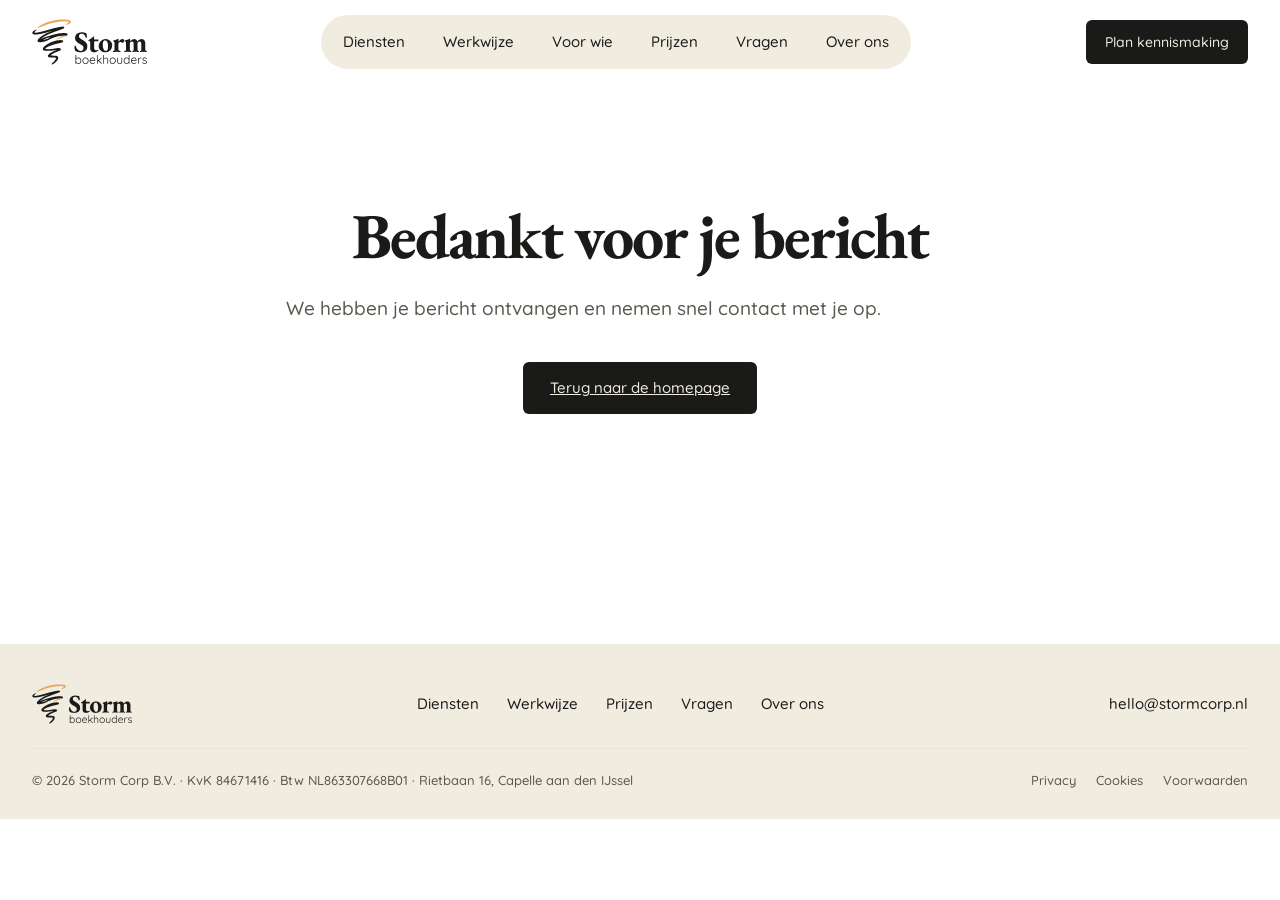
<file: bedankt.html>
<!DOCTYPE html>
<html lang="nl">
<head>
<meta charset="utf-8">
<meta name="viewport" content="width=device-width, initial-scale=1">
<title>Bedankt voor je bericht | Storm Boekhouders</title>
<meta name="description" content="Je bericht is verstuurd.">
<meta name="robots" content="noindex">
<meta name="theme-color" content="#f0ece0">
<link rel="icon" href="/favicon.ico" sizes="32x32">
<link rel="icon" type="image/png" href="/assets/icons/favicon-32.png">
<link rel="apple-touch-icon" href="/assets/icons/apple-touch-icon.png">
<link rel="manifest" href="/site.webmanifest">
<link rel="preload" href="/assets/fonts/eb-garamond-latin-700-normal.woff2" as="font" type="font/woff2" crossorigin>
<link rel="preload" href="/assets/fonts/quicksand-latin-500-normal.woff2" as="font" type="font/woff2" crossorigin>
<script src="/assets/js/rv-init.min.js?v=20261024i"></script>
<link rel="stylesheet" href="/assets/css/storm.min.css?v=20261024i">
</head>
<body>
<a class="skip-link" href="#inhoud">Naar de inhoud</a>
<div id="top" class="page">
<header class="site-header">
  <div class="wrap header-inner">
    <a class="brand" href="/index.html" aria-label="Storm Boekhouders, naar de homepage"><img src="/assets/img/logo.svg" width="160" height="64" alt="Storm Boekhouders"></a>
    <nav class="main-nav" aria-label="Hoofdnavigatie"><a href="/index.html#diensten">Diensten</a><a href="/index.html#werkwijze">Werkwijze</a><a href="/index.html#voor-wie">Voor wie</a><a href="/index.html#prijzen">Prijzen</a><a href="/index.html#vragen">Vragen</a><a href="/over-ons.html">Over ons</a></nav>
    <div class="header-cta">
      <a class="btn btn-ink btn-small" href="/index.html#kennismaken">Plan kennismaking</a>
      <button class="menu-toggle" type="button" aria-controls="mobiel-menu" aria-expanded="false" data-menu-toggle><span>Menu</span><i aria-hidden="true"></i></button>
    </div>
  </div>
  <nav id="mobiel-menu" class="mobile-nav" aria-label="Mobiel menu"><div class="wrap mobile-nav-list"><a href="/index.html#diensten">Diensten</a><a href="/index.html#werkwijze">Werkwijze</a><a href="/index.html#voor-wie">Voor wie</a><a href="/index.html#prijzen">Prijzen</a><a href="/index.html#vragen">Vragen</a><a href="/over-ons.html">Over ons</a><a class="btn btn-ink" href="/index.html#kennismaken">Plan kennismaking</a></div></nav>
</header>
<main id="inhoud" class="wrap legal legal-center">
<h1>Bedankt voor je bericht</h1>
<p class="lead">We hebben je bericht ontvangen en nemen snel contact met je op.</p>
<p><a class="btn btn-ink" href="/index.html">Terug naar de homepage</a></p>
</main>
<footer class="site-footer">
  <div class="wrap">
    <div class="footer-top">
      <img src="/assets/img/logo.svg" width="160" height="64" alt="Storm Boekhouders" loading="lazy" decoding="async">
      <nav class="footer-nav" aria-label="Footer"><a href="/index.html#diensten">Diensten</a><a href="/index.html#werkwijze">Werkwijze</a><a href="/index.html#prijzen">Prijzen</a><a href="/index.html#vragen">Vragen</a><a href="/over-ons.html">Over ons</a></nav>
      <a class="footer-mail" href="mailto:hello@stormcorp.nl">hello@stormcorp.nl</a>
    </div>
    <div class="footer-bottom"><span>&copy; <span data-year>2026</span> Storm Corp B.V. · KvK 84671416 · Btw NL863307668B01 · Rietbaan 16, Capelle aan den IJssel</span><span class="footer-legal"><a href="/privacy.html">Privacy</a><a href="/cookies.html">Cookies</a><a href="/voorwaarden.html">Voorwaarden</a></span></div>
  </div>
</footer>
</div>
<script src="/assets/js/site.min.js?v=20261024i" defer></script>
<script src="/assets/js/reveal.min.js?v=20261024i" defer></script>
</body>
</html>
</file>
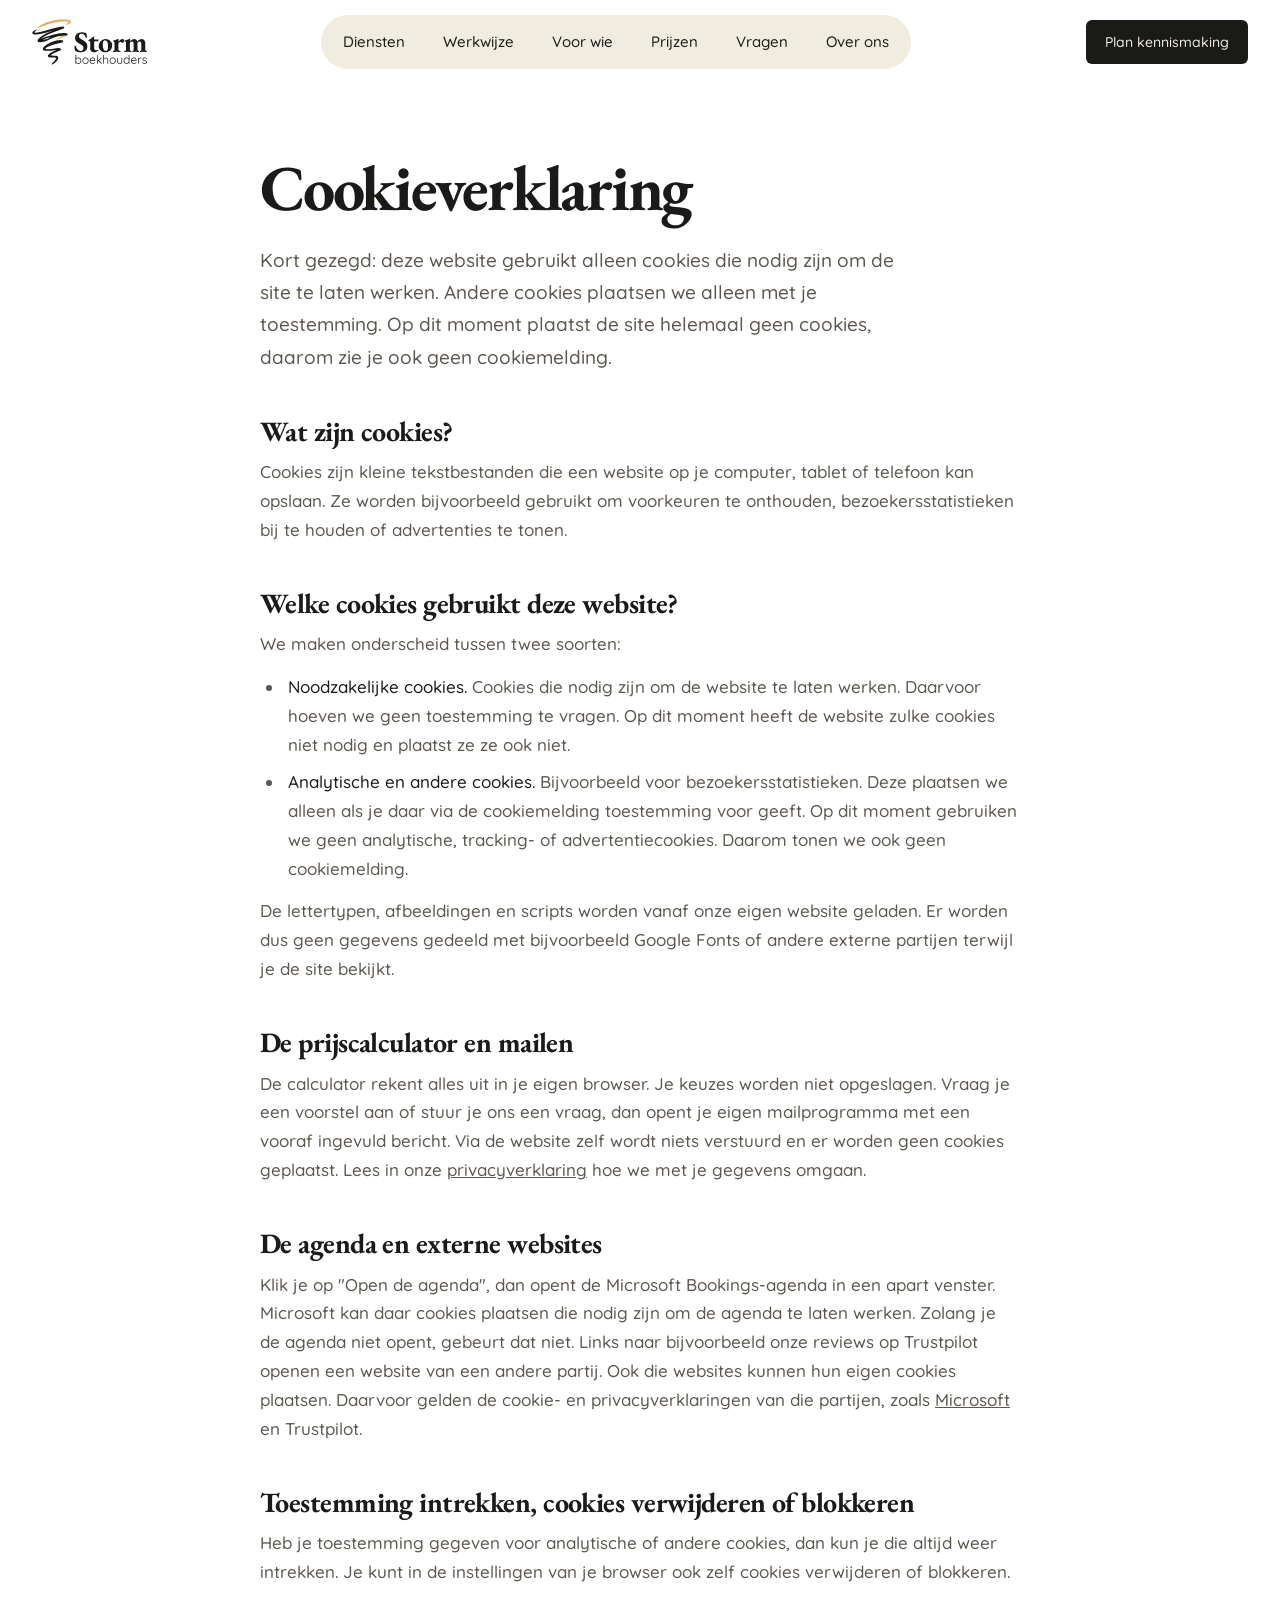
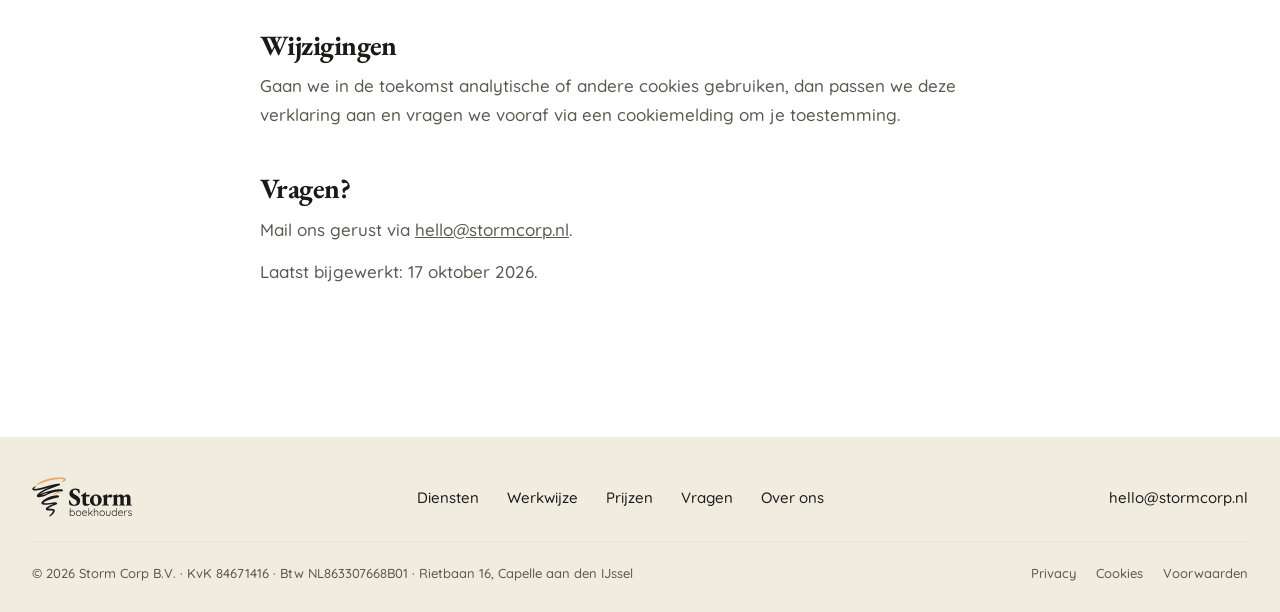
<file: cookies.html>
<!DOCTYPE html>
<html lang="nl">
<head>
<meta charset="utf-8">
<meta name="viewport" content="width=device-width, initial-scale=1">
<title>Cookieverklaring | Storm Boekhouders</title>
<meta name="description" content="Welke cookies gebruikt de website van Storm Boekhouders? Je leest het hier, net als hoe je cookies zelf beheert.">
<link rel="canonical" href="https://stormboekhouders.nl/cookies.html">
<meta property="og:type" content="website">
<meta property="og:locale" content="nl_NL">
<meta property="og:site_name" content="Storm Boekhouders">
<meta property="og:title" content="Cookieverklaring | Storm Boekhouders">
<meta property="og:description" content="Welke cookies gebruikt de website van Storm Boekhouders? Je leest het hier, net als hoe je cookies zelf beheert.">
<meta property="og:url" content="https://stormboekhouders.nl/cookies.html">
<meta property="og:image" content="https://stormboekhouders.nl/assets/img/og-image.jpg">
<meta property="og:image:width" content="1200">
<meta property="og:image:height" content="630">
<meta property="og:image:alt" content="Storm Boekhouders. Jouw cijfers. Onze focus.">
<meta name="twitter:card" content="summary_large_image">
<meta name="theme-color" content="#f0ece0">
<link rel="icon" href="/favicon.ico" sizes="32x32">
<link rel="icon" type="image/png" href="assets/icons/favicon-32.png">
<link rel="apple-touch-icon" href="assets/icons/apple-touch-icon.png">
<link rel="manifest" href="site.webmanifest">
<link rel="preload" href="assets/fonts/eb-garamond-latin-700-normal.woff2" as="font" type="font/woff2" crossorigin>
<link rel="preload" href="assets/fonts/quicksand-latin-500-normal.woff2" as="font" type="font/woff2" crossorigin>
<script src="assets/js/rv-init.min.js?v=20261024i"></script>
<link rel="stylesheet" href="assets/css/storm.min.css?v=20261024i">
</head>
<body>
<a class="skip-link" href="#inhoud">Naar de inhoud</a>
<div id="top" class="page">
<header class="site-header">
  <div class="wrap header-inner">
    <a class="brand" href="index.html" aria-label="Storm Boekhouders, naar de homepage"><img src="assets/img/logo.svg" width="160" height="64" alt="Storm Boekhouders"></a>
    <nav class="main-nav" aria-label="Hoofdnavigatie"><a href="index.html#diensten">Diensten</a><a href="index.html#werkwijze">Werkwijze</a><a href="index.html#voor-wie">Voor wie</a><a href="index.html#prijzen">Prijzen</a><a href="index.html#vragen">Vragen</a><a href="over-ons.html">Over ons</a></nav>
    <div class="header-cta">
      <a class="btn btn-ink btn-small" href="index.html#kennismaken">Plan kennismaking</a>
      <button class="menu-toggle" type="button" aria-controls="mobiel-menu" aria-expanded="false" data-menu-toggle><span>Menu</span><i aria-hidden="true"></i></button>
    </div>
  </div>
  <nav id="mobiel-menu" class="mobile-nav" aria-label="Mobiel menu"><div class="wrap mobile-nav-list"><a href="index.html#diensten">Diensten</a><a href="index.html#werkwijze">Werkwijze</a><a href="index.html#voor-wie">Voor wie</a><a href="index.html#prijzen">Prijzen</a><a href="index.html#vragen">Vragen</a><a href="over-ons.html">Over ons</a><a class="btn btn-ink" href="index.html#kennismaken">Plan kennismaking</a></div></nav>
</header>
<main id="inhoud" class="wrap legal"><h1>Cookieverklaring</h1><p class="lead">Kort gezegd: deze website gebruikt alleen cookies die nodig zijn om de site te laten werken. Andere cookies plaatsen we alleen met je toestemming. Op dit moment plaatst de site helemaal geen cookies, daarom zie je ook geen cookiemelding.</p>
<h2>Wat zijn cookies?</h2><p>Cookies zijn kleine tekstbestanden die een website op je computer, tablet of telefoon kan opslaan. Ze worden bijvoorbeeld gebruikt om voorkeuren te onthouden, bezoekersstatistieken bij te houden of advertenties te tonen.</p>
<h2>Welke cookies gebruikt deze website?</h2><p>We maken onderscheid tussen twee soorten:</p><ul><li><strong>Noodzakelijke cookies.</strong> Cookies die nodig zijn om de website te laten werken. Daarvoor hoeven we geen toestemming te vragen. Op dit moment heeft de website zulke cookies niet nodig en plaatst ze ze ook niet.</li><li><strong>Analytische en andere cookies.</strong> Bijvoorbeeld voor bezoekersstatistieken. Deze plaatsen we alleen als je daar via de cookiemelding toestemming voor geeft. Op dit moment gebruiken we geen analytische, tracking- of advertentiecookies. Daarom tonen we ook geen cookiemelding.</li></ul><p>De lettertypen, afbeeldingen en scripts worden vanaf onze eigen website geladen. Er worden dus geen gegevens gedeeld met bijvoorbeeld Google Fonts of andere externe partijen terwijl je de site bekijkt.</p>
<h2>De prijscalculator en mailen</h2><p>De calculator rekent alles uit in je eigen browser. Je keuzes worden niet opgeslagen. Vraag je een voorstel aan of stuur je ons een vraag, dan opent je eigen mailprogramma met een vooraf ingevuld bericht. Via de website zelf wordt niets verstuurd en er worden geen cookies geplaatst. Lees in onze <a href="privacy.html">privacyverklaring</a> hoe we met je gegevens omgaan.</p>
<h2>De agenda en externe websites</h2><p>Klik je op "Open de agenda", dan opent de Microsoft Bookings-agenda in een apart venster. Microsoft kan daar cookies plaatsen die nodig zijn om de agenda te laten werken. Zolang je de agenda niet opent, gebeurt dat niet. Links naar bijvoorbeeld onze reviews op Trustpilot openen een website van een andere partij. Ook die websites kunnen hun eigen cookies plaatsen. Daarvoor gelden de cookie- en privacyverklaringen van die partijen, zoals <a href="https://privacy.microsoft.com/nl-nl/privacystatement" target="_blank" rel="noopener">Microsoft</a> en Trustpilot.</p>
<h2>Toestemming intrekken, cookies verwijderen of blokkeren</h2><p>Heb je toestemming gegeven voor analytische of andere cookies, dan kun je die altijd weer intrekken. Je kunt in de instellingen van je browser ook zelf cookies verwijderen of blokkeren.</p>
<h2>Wijzigingen</h2><p>Gaan we in de toekomst analytische of andere cookies gebruiken, dan passen we deze verklaring aan en vragen we vooraf via een cookiemelding om je toestemming.</p>
<h2>Vragen?</h2><p>Mail ons gerust via <a href="mailto:hello@stormcorp.nl">hello@stormcorp.nl</a>.</p>
<p>Laatst bijgewerkt: 17 oktober 2026.</p></main>
<footer class="site-footer">
  <div class="wrap">
    <div class="footer-top">
      <img src="assets/img/logo.svg" width="160" height="64" alt="Storm Boekhouders" loading="lazy" decoding="async">
      <nav class="footer-nav" aria-label="Footer"><a href="index.html#diensten">Diensten</a><a href="index.html#werkwijze">Werkwijze</a><a href="index.html#prijzen">Prijzen</a><a href="index.html#vragen">Vragen</a><a href="over-ons.html">Over ons</a></nav>
      <a class="footer-mail" href="mailto:hello@stormcorp.nl">hello@stormcorp.nl</a>
    </div>
    <div class="footer-bottom"><span>&copy; <span data-year>2026</span> Storm Corp B.V. · KvK 84671416 · Btw NL863307668B01 · Rietbaan 16, Capelle aan den IJssel</span><span class="footer-legal"><a href="privacy.html">Privacy</a><a href="cookies.html">Cookies</a><a href="voorwaarden.html">Voorwaarden</a></span></div>
  </div>
</footer>
</div>
<script src="assets/js/site.min.js?v=20261024i" defer></script>
<script src="assets/js/reveal.min.js?v=20261024i" defer></script>
</body>
</html>
</file>
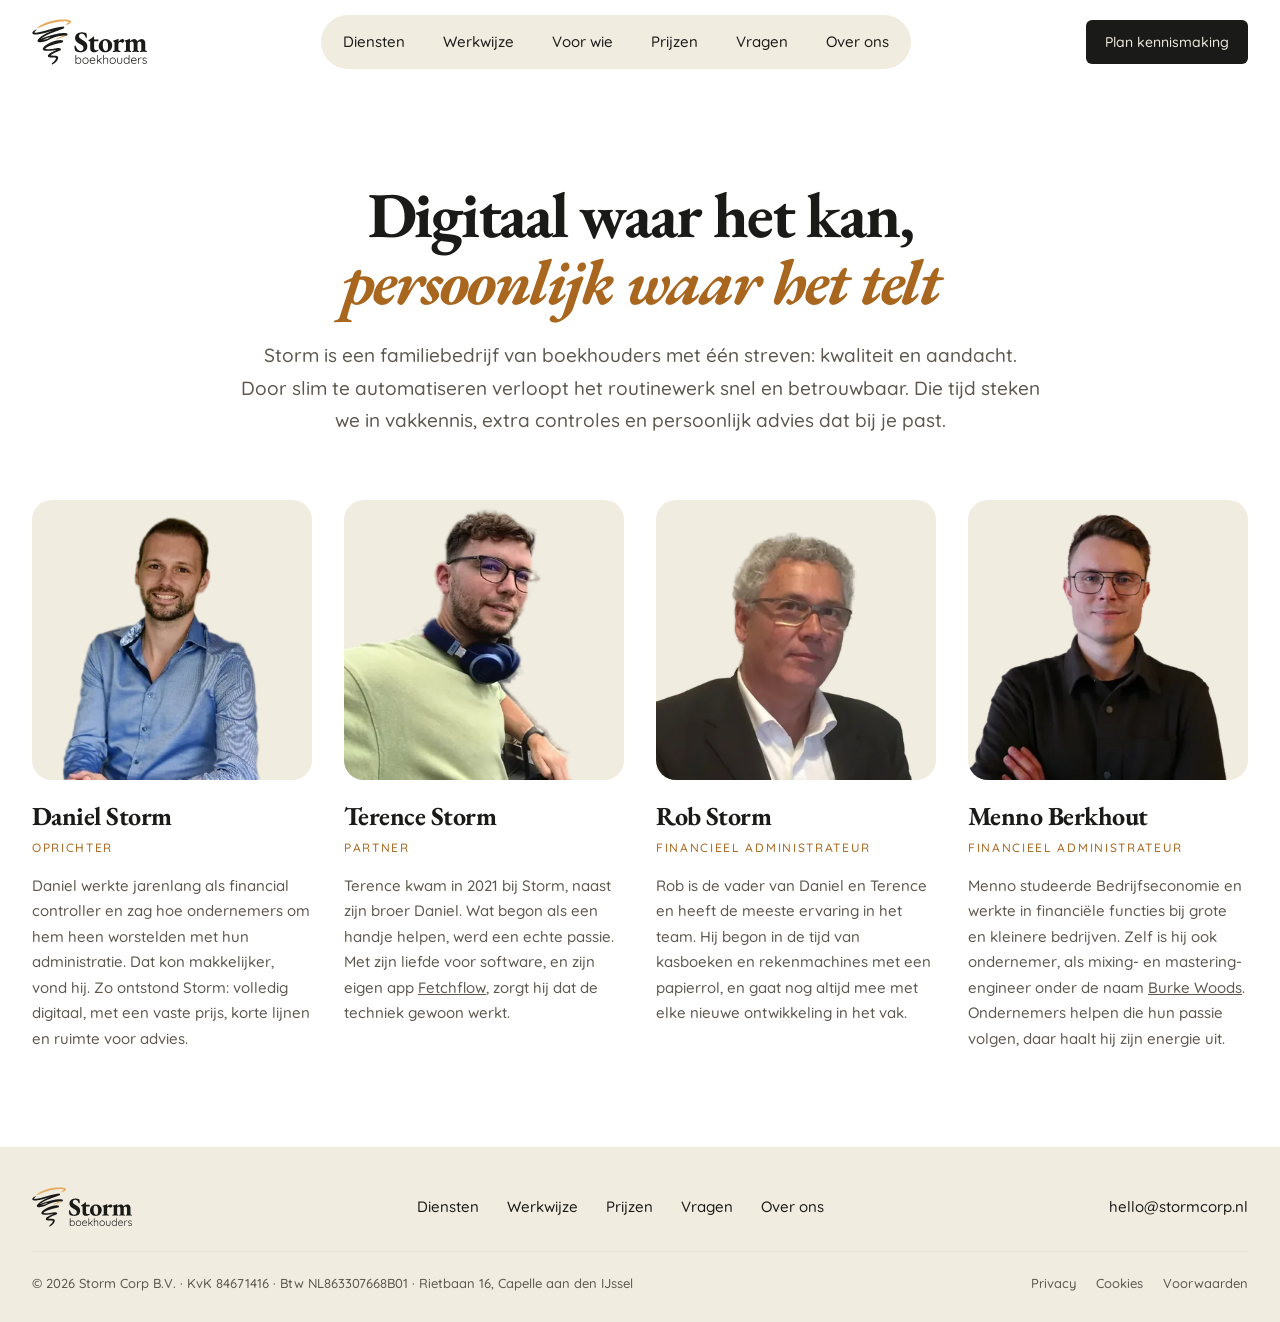
<file: over-ons.html>
<!DOCTYPE html>
<html lang="nl">
<head>
<meta charset="utf-8">
<meta name="viewport" content="width=device-width, initial-scale=1">
<title>Over ons | Storm Boekhouders</title>
<meta name="description" content="Maak kennis met het team van Storm Boekhouders, een familiebedrijf van boekhouders. Digitaal waar het kan, persoonlijk waar het telt.">
<link rel="canonical" href="https://stormboekhouders.nl/over-ons.html">
<meta property="og:type" content="website">
<meta property="og:locale" content="nl_NL">
<meta property="og:site_name" content="Storm Boekhouders">
<meta property="og:title" content="Over ons | Storm Boekhouders">
<meta property="og:description" content="Maak kennis met het team van Storm Boekhouders, een familiebedrijf van boekhouders. Digitaal waar het kan, persoonlijk waar het telt.">
<meta property="og:url" content="https://stormboekhouders.nl/over-ons.html">
<meta property="og:image" content="https://stormboekhouders.nl/assets/img/og-image.jpg">
<meta property="og:image:width" content="1200">
<meta property="og:image:height" content="630">
<meta property="og:image:alt" content="Storm Boekhouders. Jouw cijfers. Onze focus.">
<meta name="twitter:card" content="summary_large_image">
<meta name="theme-color" content="#f0ece0">
<link rel="icon" href="/favicon.ico" sizes="32x32">
<link rel="icon" type="image/png" href="assets/icons/favicon-32.png">
<link rel="apple-touch-icon" href="assets/icons/apple-touch-icon.png">
<link rel="manifest" href="site.webmanifest">
<link rel="preload" href="assets/fonts/eb-garamond-latin-700-normal.woff2" as="font" type="font/woff2" crossorigin>
<link rel="preload" href="assets/fonts/quicksand-latin-500-normal.woff2" as="font" type="font/woff2" crossorigin>
<script src="assets/js/rv-init.min.js?v=20261024i"></script>
<link rel="preload" href="assets/fonts/eb-garamond-latin-700-italic.woff2" as="font" type="font/woff2" crossorigin>
<link rel="stylesheet" href="assets/css/storm.min.css?v=20261024i">
<link rel="preload" as="image" href="assets/img/tm-daniel-800.webp" imagesrcset="assets/img/tm-daniel-400.webp 400w, assets/img/tm-daniel-800.webp 800w" imagesizes="(max-width: 640px) 92vw, (max-width: 1180px) 46vw, 300px" fetchpriority="high">
</head>
<body>
<a class="skip-link" href="#inhoud">Naar de inhoud</a>
<div id="top" class="page">
<header class="site-header">
  <div class="wrap header-inner">
    <a class="brand" href="index.html" aria-label="Storm Boekhouders, naar de homepage"><img src="assets/img/logo.svg" width="160" height="64" alt="Storm Boekhouders"></a>
    <nav class="main-nav" aria-label="Hoofdnavigatie"><a href="index.html#diensten">Diensten</a><a href="index.html#werkwijze">Werkwijze</a><a href="index.html#voor-wie">Voor wie</a><a href="index.html#prijzen">Prijzen</a><a href="index.html#vragen">Vragen</a><a href="over-ons.html" aria-current="page">Over ons</a></nav>
    <div class="header-cta">
      <a class="btn btn-ink btn-small" href="index.html#kennismaken">Plan kennismaking</a>
      <button class="menu-toggle" type="button" aria-controls="mobiel-menu" aria-expanded="false" data-menu-toggle><span>Menu</span><i aria-hidden="true"></i></button>
    </div>
  </div>
  <nav id="mobiel-menu" class="mobile-nav" aria-label="Mobiel menu"><div class="wrap mobile-nav-list"><a href="index.html#diensten">Diensten</a><a href="index.html#werkwijze">Werkwijze</a><a href="index.html#voor-wie">Voor wie</a><a href="index.html#prijzen">Prijzen</a><a href="index.html#vragen">Vragen</a><a href="over-ons.html" aria-current="page">Over ons</a><a class="btn btn-ink" href="index.html#kennismaken">Plan kennismaking</a></div></nav>
</header>
<main id="inhoud">
  <section class="wrap about-intro" aria-labelledby="over-title">
    
    <h1 id="over-title">Digitaal waar het kan,<br><em>persoonlijk waar het telt</em></h1>
    <p class="lead">Storm is een familiebedrijf van boekhouders met één streven: kwaliteit en aandacht. Door slim te automatiseren verloopt het routinewerk snel en betrouwbaar. Die tijd steken we in vakkennis, extra controles en persoonlijk advies dat bij je past.</p>
  </section>

  <section class="wrap section section-flush" id="team" aria-labelledby="team-title">
    <h2 id="team-title" class="sr-only">Ons team</h2>
    <div class="team-grid">
      <article class="tm">
        <div class="tm-photo"><img src="assets/img/tm-daniel-800.webp" srcset="assets/img/tm-daniel-400.webp 400w, assets/img/tm-daniel-800.webp 800w" sizes="(max-width: 640px) 92vw, (max-width: 1180px) 46vw, 300px" alt="Portret van Daniel Storm" width="800" height="800" fetchpriority="high" decoding="async"></div>
        <h3>Daniel Storm</h3>
        <span class="tm-role">Oprichter</span>
        <p>Daniel werkte jarenlang als financial controller en zag hoe ondernemers om hem heen worstelden met hun administratie. Dat kon makkelijker, vond hij. Zo ontstond Storm: volledig digitaal, met een vaste prijs, korte lijnen en ruimte voor advies.</p>
      </article>
      <article class="tm">
        <div class="tm-photo"><img src="assets/img/tm-terence-800.webp" srcset="assets/img/tm-terence-400.webp 400w, assets/img/tm-terence-800.webp 800w" sizes="(max-width: 640px) 92vw, (max-width: 1180px) 46vw, 300px" alt="Portret van Terence Storm" width="800" height="800" decoding="async" loading="lazy"></div>
        <h3>Terence Storm</h3>
        <span class="tm-role">Partner</span>
        <p>Terence kwam in 2021 bij Storm, naast zijn broer Daniel. Wat begon als een handje helpen, werd een echte passie. Met zijn liefde voor software, en zijn eigen app <a href="https://fetchflow.app" target="_blank" rel="noopener">Fetchflow</a>, zorgt hij dat de techniek gewoon werkt.</p>
      </article>
      <article class="tm">
        <div class="tm-photo"><img src="assets/img/tm-rob-800.webp" srcset="assets/img/tm-rob-400.webp 400w, assets/img/tm-rob-800.webp 800w" sizes="(max-width: 640px) 92vw, (max-width: 1180px) 46vw, 300px" alt="Portret van Rob Storm" width="800" height="800" decoding="async" loading="lazy"></div>
        <h3>Rob Storm</h3>
        <span class="tm-role">Financieel administrateur</span>
        <p>Rob is de vader van Daniel en Terence en heeft de meeste ervaring in het team. Hij begon in de tijd van kasboeken en rekenmachines met een papierrol, en gaat nog altijd mee met elke nieuwe ontwikkeling in het vak.</p>
      </article>
      <article class="tm">
        <div class="tm-photo"><img src="assets/img/tm-menno-800.webp" srcset="assets/img/tm-menno-400.webp 400w, assets/img/tm-menno-800.webp 800w" sizes="(max-width: 640px) 92vw, (max-width: 1180px) 46vw, 300px" alt="Portret van Menno Berkhout" width="800" height="800" decoding="async" loading="lazy"></div>
        <h3>Menno Berkhout</h3>
        <span class="tm-role">Financieel administrateur</span>
        <p>Menno studeerde Bedrijfseconomie en werkte in financiële functies bij grote en kleinere bedrijven. Zelf is hij ook ondernemer, als mixing- en mastering-engineer onder de naam <a href="https://www.fiverr.com/burkewoodsmusic" target="_blank" rel="noopener">Burke Woods</a>. Ondernemers helpen die hun passie volgen, daar haalt hij zijn energie uit.</p>
      </article>
    </div>
  </section>
</main>
<footer class="site-footer">
  <div class="wrap">
    <div class="footer-top">
      <img src="assets/img/logo.svg" width="160" height="64" alt="Storm Boekhouders" loading="lazy" decoding="async">
      <nav class="footer-nav" aria-label="Footer"><a href="index.html#diensten">Diensten</a><a href="index.html#werkwijze">Werkwijze</a><a href="index.html#prijzen">Prijzen</a><a href="index.html#vragen">Vragen</a><a href="over-ons.html">Over ons</a></nav>
      <a class="footer-mail" href="mailto:hello@stormcorp.nl">hello@stormcorp.nl</a>
    </div>
    <div class="footer-bottom"><span>&copy; <span data-year>2026</span> Storm Corp B.V. · KvK 84671416 · Btw NL863307668B01 · Rietbaan 16, Capelle aan den IJssel</span><span class="footer-legal"><a href="privacy.html">Privacy</a><a href="cookies.html">Cookies</a><a href="voorwaarden.html">Voorwaarden</a></span></div>
  </div>
</footer>
</div>
<script src="assets/js/site.min.js?v=20261024i" defer></script>
<script src="assets/js/reveal.min.js?v=20261024i" defer></script>
</body>
</html>
</file>
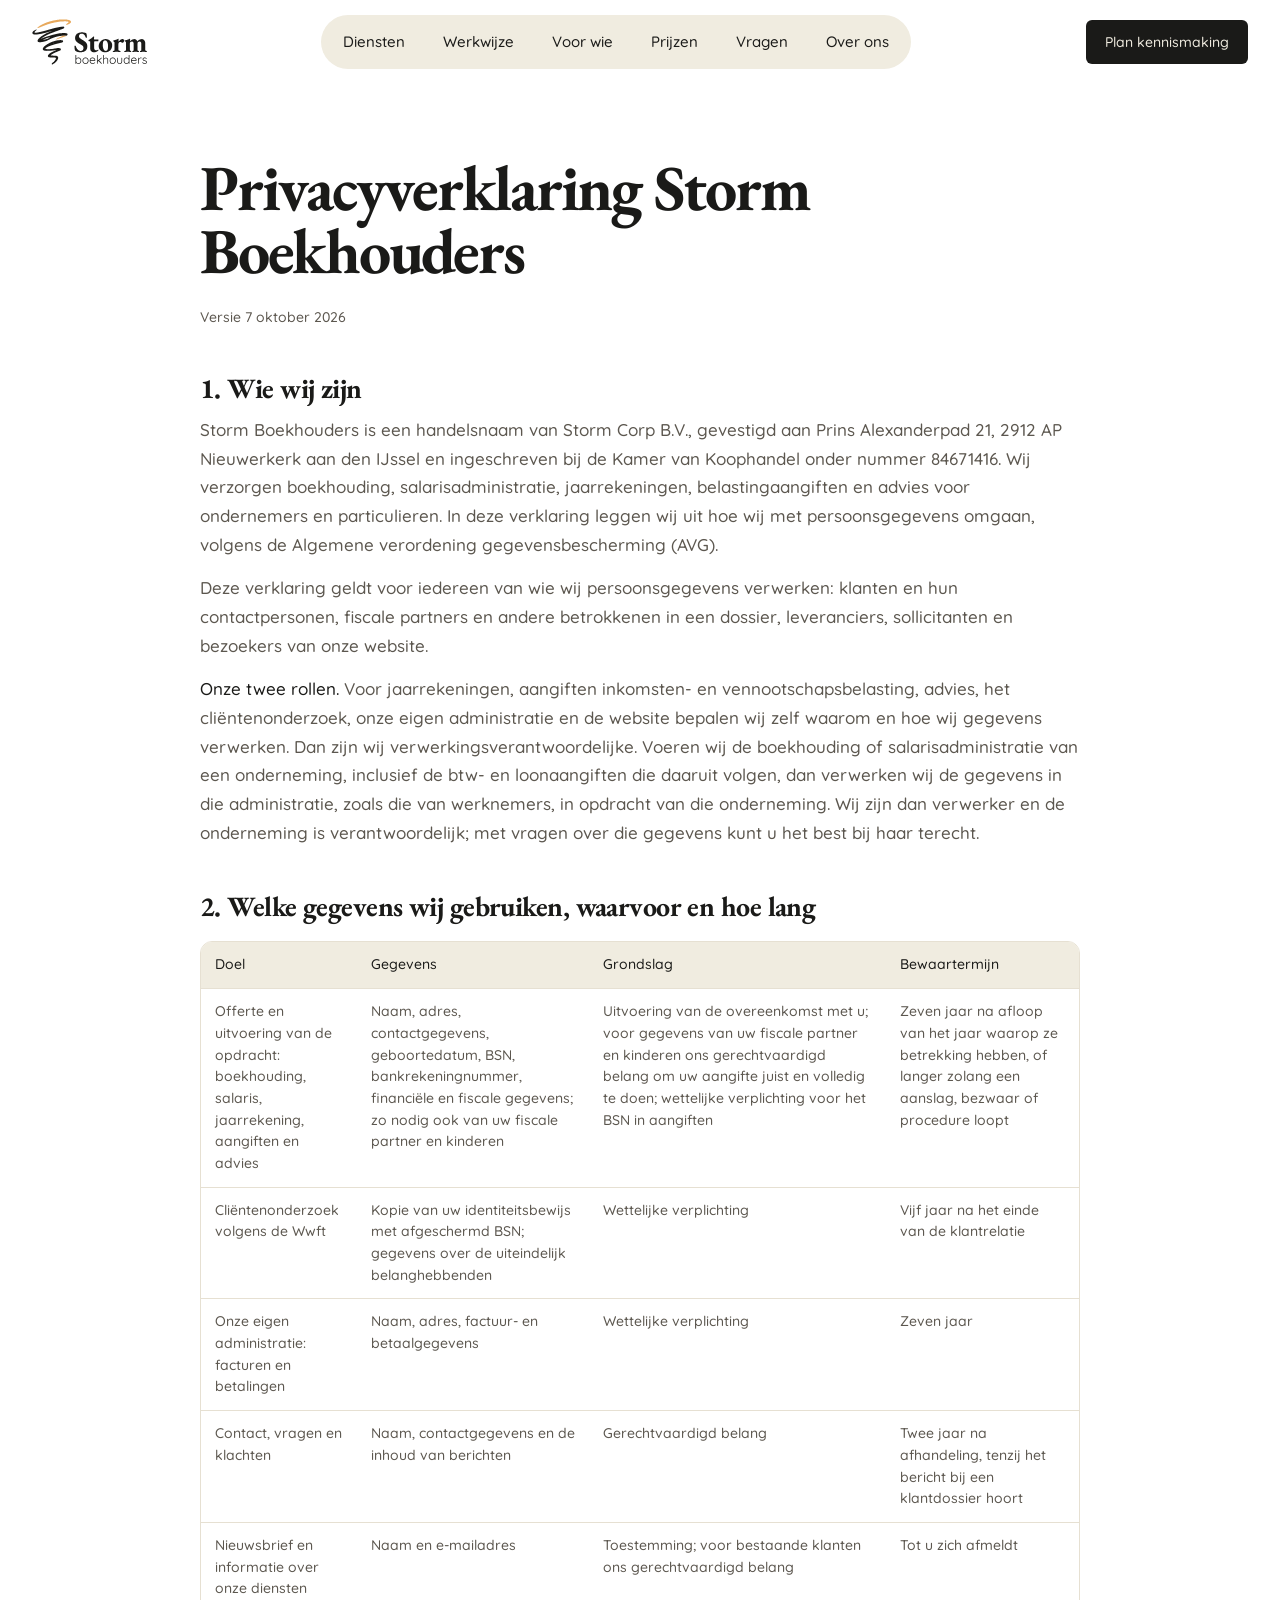
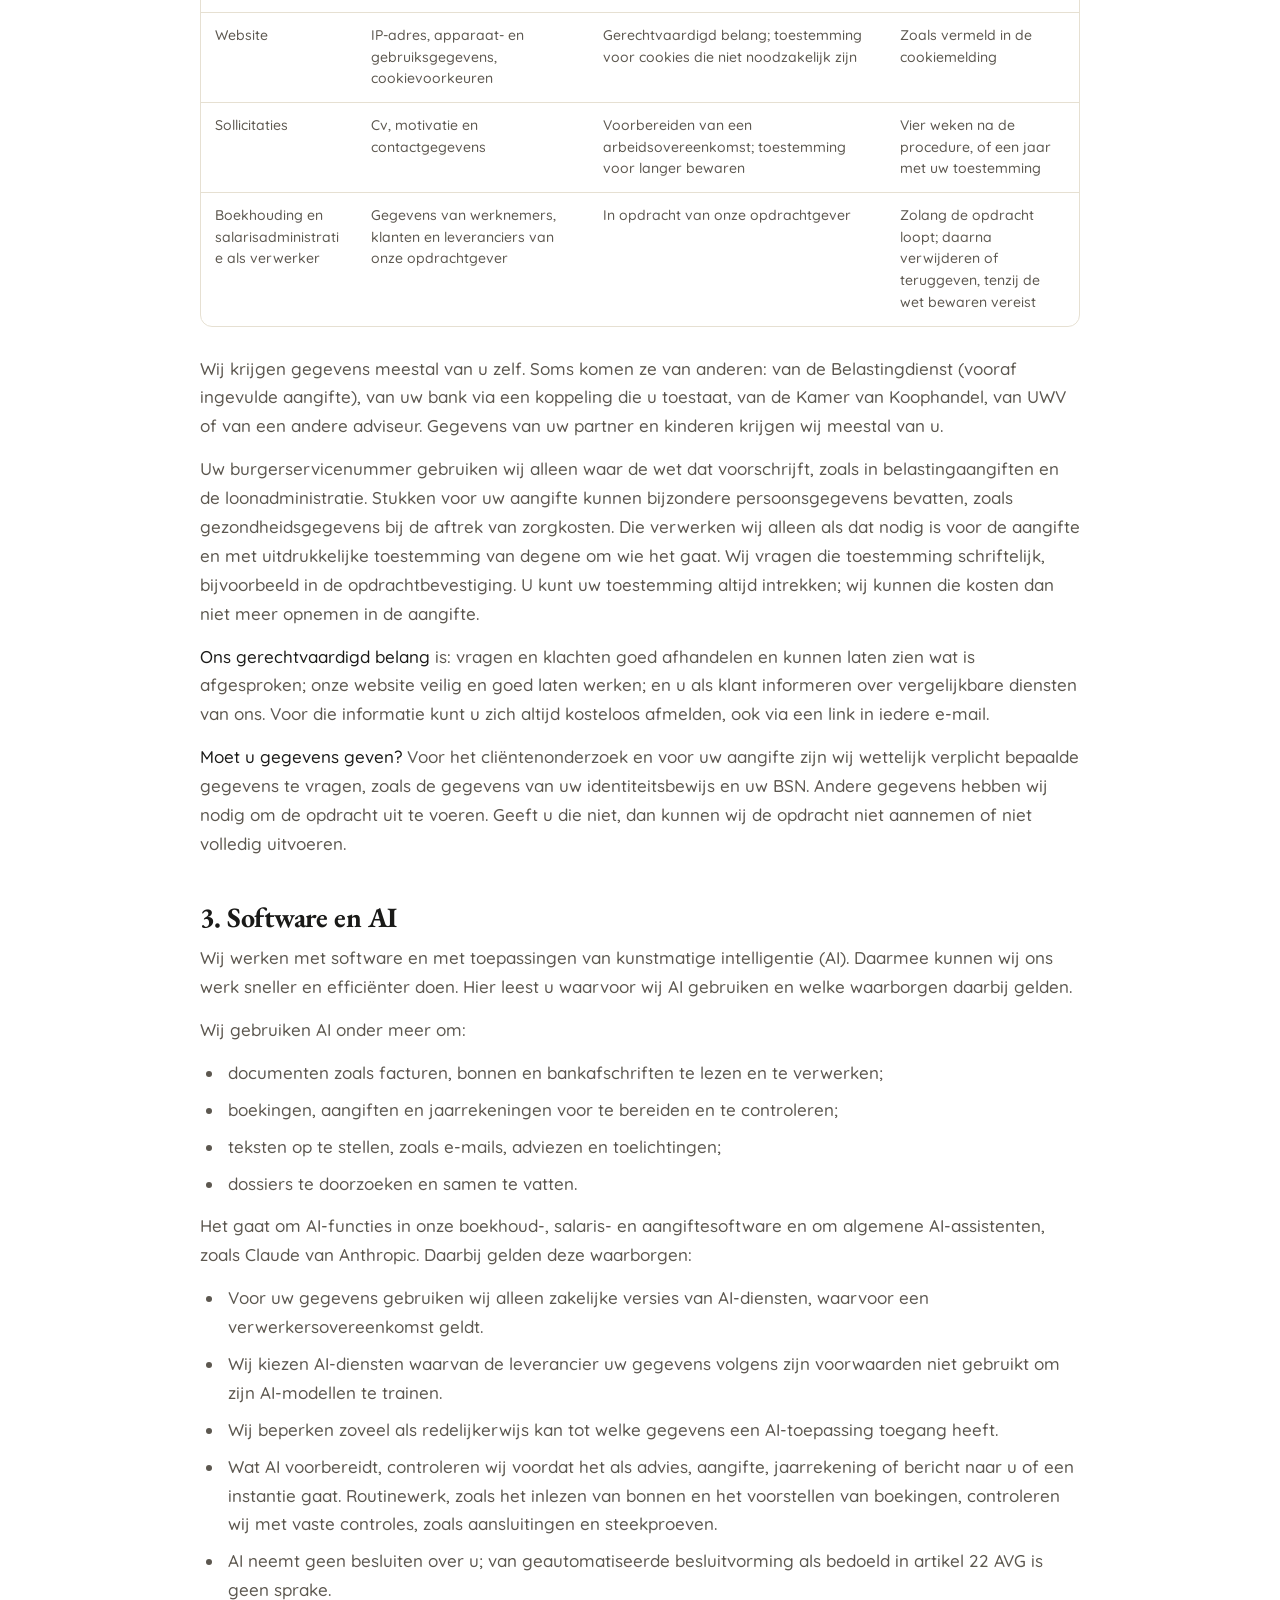
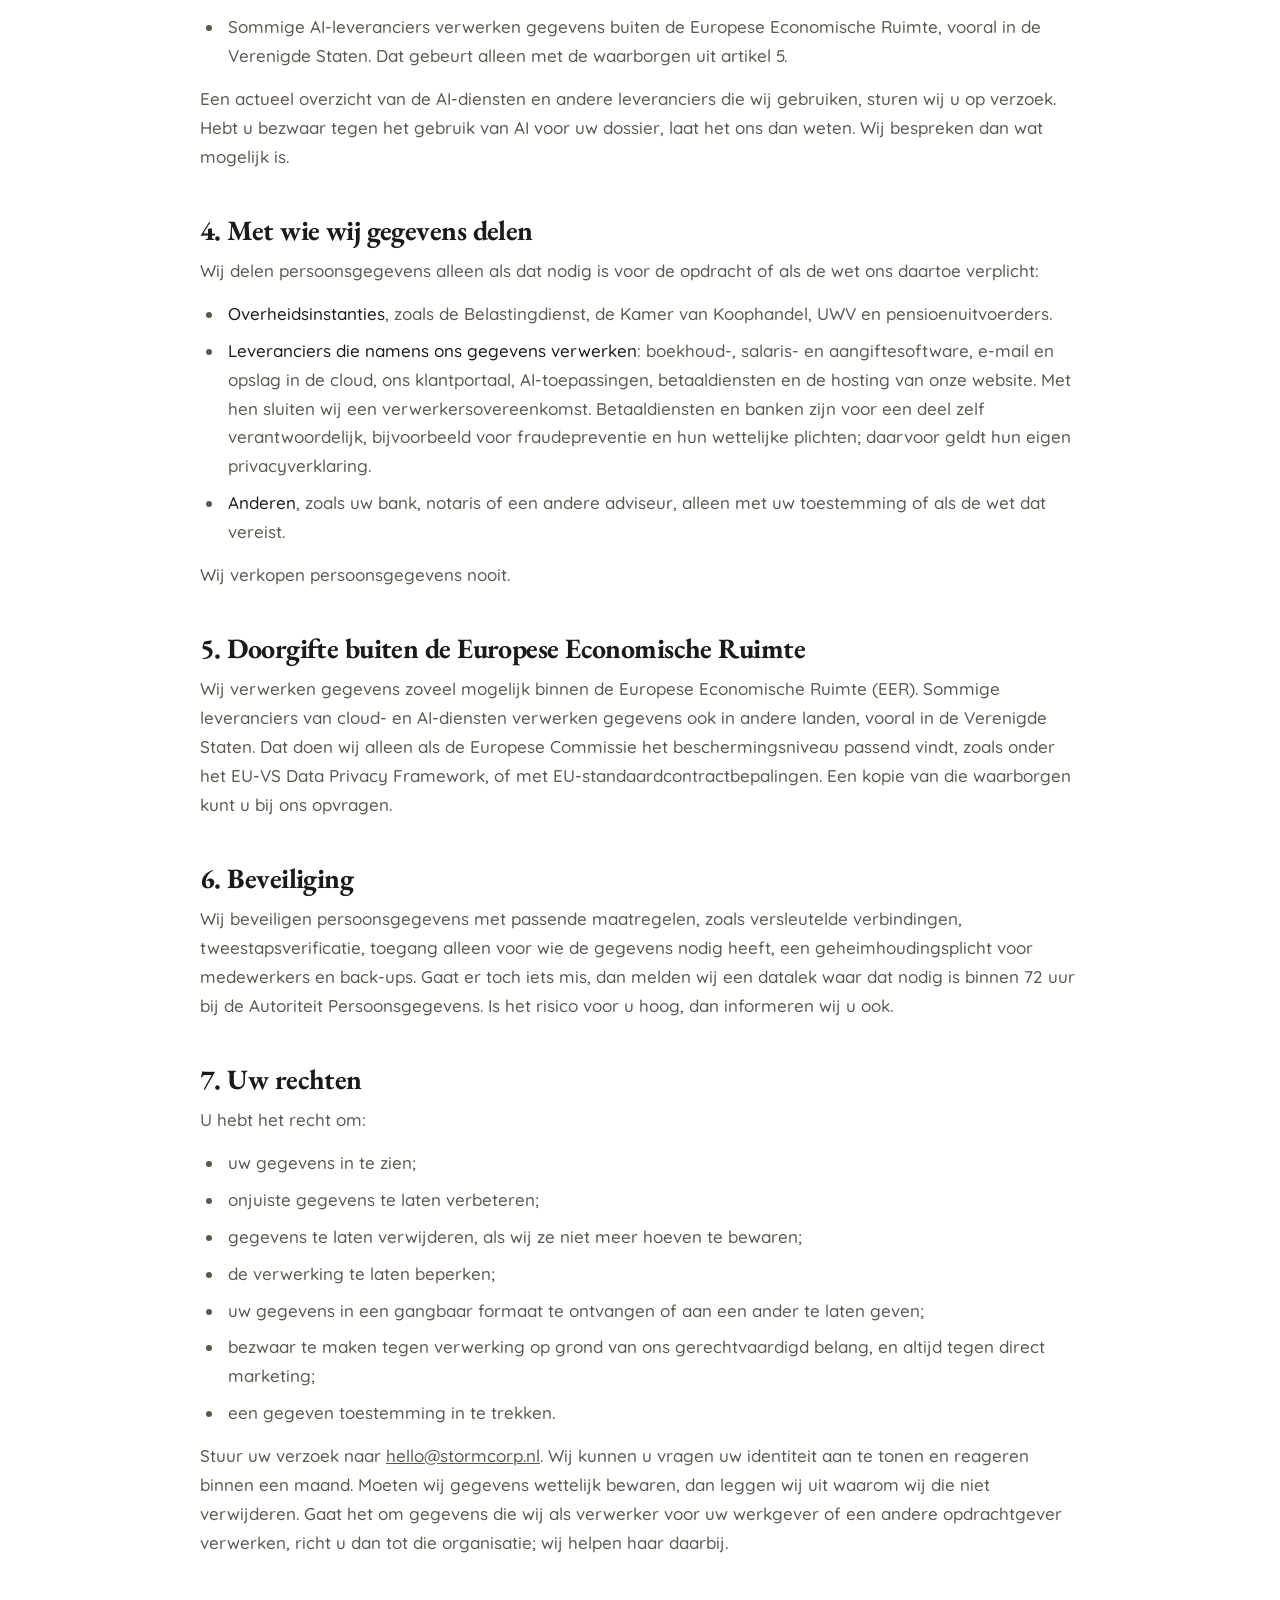
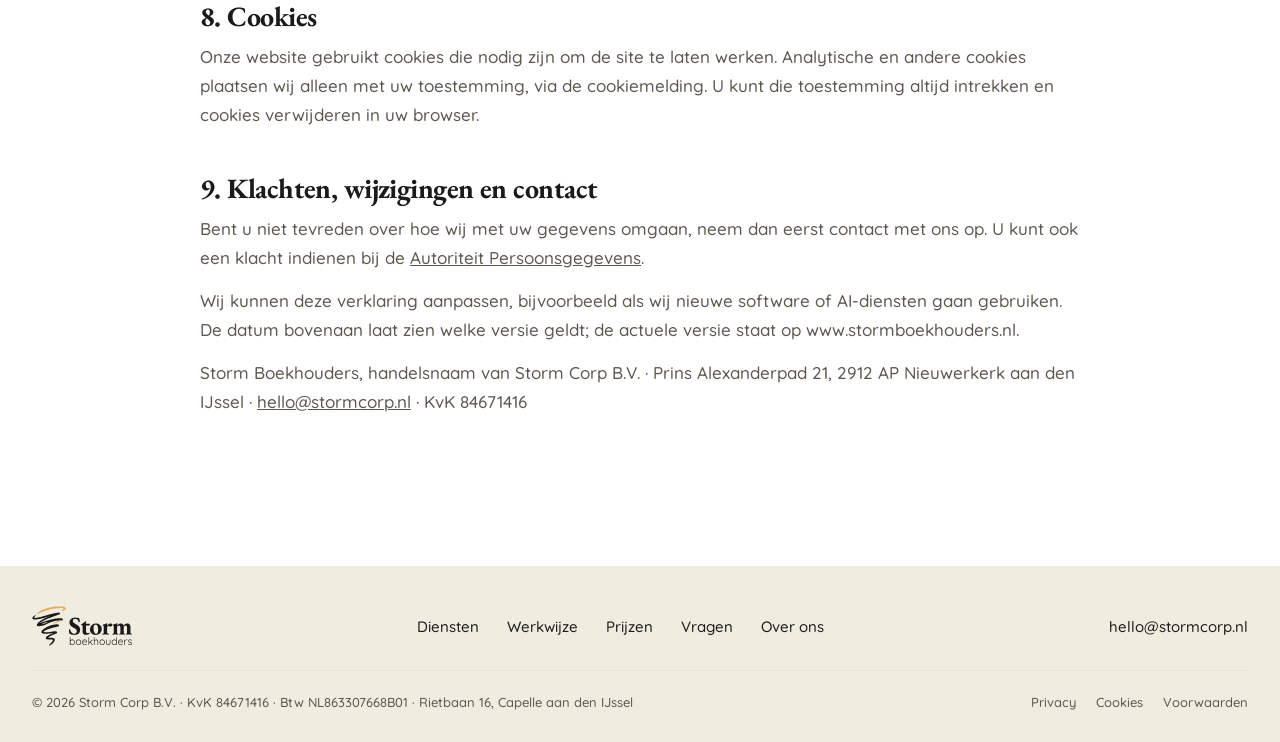
<file: privacy.html>
<!DOCTYPE html>
<html lang="nl">
<head>
<meta charset="utf-8">
<meta name="viewport" content="width=device-width, initial-scale=1">
<title>Privacyverklaring | Storm Boekhouders</title>
<meta name="description" content="Lees hoe Storm Boekhouders omgaat met je persoonsgegevens: welke gegevens we gebruiken, waarvoor en hoe lang we ze bewaren.">
<link rel="canonical" href="https://stormboekhouders.nl/privacy.html">
<meta property="og:type" content="website">
<meta property="og:locale" content="nl_NL">
<meta property="og:site_name" content="Storm Boekhouders">
<meta property="og:title" content="Privacyverklaring | Storm Boekhouders">
<meta property="og:description" content="Lees hoe Storm Boekhouders omgaat met je persoonsgegevens: welke gegevens we gebruiken, waarvoor en hoe lang we ze bewaren.">
<meta property="og:url" content="https://stormboekhouders.nl/privacy.html">
<meta property="og:image" content="https://stormboekhouders.nl/assets/img/og-image.jpg">
<meta property="og:image:width" content="1200">
<meta property="og:image:height" content="630">
<meta property="og:image:alt" content="Storm Boekhouders. Jouw cijfers. Onze focus.">
<meta name="twitter:card" content="summary_large_image">
<meta name="theme-color" content="#f0ece0">
<link rel="icon" href="/favicon.ico" sizes="32x32">
<link rel="icon" type="image/png" href="assets/icons/favicon-32.png">
<link rel="apple-touch-icon" href="assets/icons/apple-touch-icon.png">
<link rel="manifest" href="site.webmanifest">
<link rel="preload" href="assets/fonts/eb-garamond-latin-700-normal.woff2" as="font" type="font/woff2" crossorigin>
<link rel="preload" href="assets/fonts/quicksand-latin-500-normal.woff2" as="font" type="font/woff2" crossorigin>
<script src="assets/js/rv-init.min.js?v=20261024i"></script>
<link rel="stylesheet" href="assets/css/storm.min.css?v=20261024i">
</head>
<body>
<a class="skip-link" href="#inhoud">Naar de inhoud</a>
<div id="top" class="page">
<header class="site-header">
  <div class="wrap header-inner">
    <a class="brand" href="index.html" aria-label="Storm Boekhouders, naar de homepage"><img src="assets/img/logo.svg" width="160" height="64" alt="Storm Boekhouders"></a>
    <nav class="main-nav" aria-label="Hoofdnavigatie"><a href="index.html#diensten">Diensten</a><a href="index.html#werkwijze">Werkwijze</a><a href="index.html#voor-wie">Voor wie</a><a href="index.html#prijzen">Prijzen</a><a href="index.html#vragen">Vragen</a><a href="over-ons.html">Over ons</a></nav>
    <div class="header-cta">
      <a class="btn btn-ink btn-small" href="index.html#kennismaken">Plan kennismaking</a>
      <button class="menu-toggle" type="button" aria-controls="mobiel-menu" aria-expanded="false" data-menu-toggle><span>Menu</span><i aria-hidden="true"></i></button>
    </div>
  </div>
  <nav id="mobiel-menu" class="mobile-nav" aria-label="Mobiel menu"><div class="wrap mobile-nav-list"><a href="index.html#diensten">Diensten</a><a href="index.html#werkwijze">Werkwijze</a><a href="index.html#voor-wie">Voor wie</a><a href="index.html#prijzen">Prijzen</a><a href="index.html#vragen">Vragen</a><a href="over-ons.html">Over ons</a><a class="btn btn-ink" href="index.html#kennismaken">Plan kennismaking</a></div></nav>
</header>
<main id="inhoud" class="wrap legal">
<h1>Privacyverklaring Storm Boekhouders</h1> 
<p class="legal-meta">Versie 7 oktober 2026</p> 
<h2>1. Wie wij zijn</h2> 
<p>Storm Boekhouders is een handelsnaam van Storm Corp B.V., gevestigd aan Prins Alexanderpad 21, 2912 AP Nieuwerkerk aan den IJssel en ingeschreven bij de Kamer van Koophandel onder nummer 84671416. Wij verzorgen boekhouding, salarisadministratie, jaarrekeningen, belastingaangiften en advies voor ondernemers en particulieren. In deze verklaring leggen wij uit hoe wij met persoonsgegevens omgaan, volgens de Algemene verordening gegevensbescherming (AVG).</p> 
<p>Deze verklaring geldt voor iedereen van wie wij persoonsgegevens verwerken: klanten en hun contactpersonen, fiscale partners en andere betrokkenen in een dossier, leveranciers, sollicitanten en bezoekers van onze website.</p> 
<p><strong>Onze twee rollen.</strong> Voor jaarrekeningen, aangiften inkomsten- en vennootschapsbelasting, advies, het cliëntenonderzoek, onze eigen administratie en de website bepalen wij zelf waarom en hoe wij gegevens verwerken. Dan zijn wij verwerkingsverantwoordelijke. Voeren wij de boekhouding of salarisadministratie van een onderneming, inclusief de btw- en loonaangiften die daaruit volgen, dan verwerken wij de gegevens in die administratie, zoals die van werknemers, in opdracht van die onderneming. Wij zijn dan verwerker en de onderneming is verantwoordelijk; met vragen over die gegevens kunt u het best bij haar terecht.</p> 
<h2>2. Welke gegevens wij gebruiken, waarvoor en hoe lang</h2> 
<div class="legal-table"><table> <thead> <tr class="header"> <th scope="col">Doel</th> <th scope="col">Gegevens</th> <th scope="col">Grondslag</th> <th scope="col">Bewaartermijn</th> </tr> </thead> <tbody> <tr class="odd"> <td>Offerte en uitvoering van de opdracht: boekhouding, salaris, jaarrekening, aangiften en advies</td> <td>Naam, adres, contactgegevens, geboortedatum, BSN, bankrekeningnummer, financiële en fiscale gegevens; zo nodig ook van uw fiscale partner en kinderen</td> <td>Uitvoering van de overeenkomst met u; voor gegevens van uw fiscale partner en kinderen ons gerechtvaardigd belang om uw aangifte juist en volledig te doen; wettelijke verplichting voor het BSN in aangiften</td> <td>Zeven jaar na afloop van het jaar waarop ze betrekking hebben, of langer zolang een aanslag, bezwaar of procedure loopt</td> </tr> <tr class="even"> <td>Cliëntenonderzoek volgens de Wwft</td> <td>Kopie van uw identiteitsbewijs met afgeschermd BSN; gegevens over de uiteindelijk belanghebbenden</td> <td>Wettelijke verplichting</td> <td>Vijf jaar na het einde van de klantrelatie</td> </tr> <tr class="odd"> <td>Onze eigen administratie: facturen en betalingen</td> <td>Naam, adres, factuur- en betaalgegevens</td> <td>Wettelijke verplichting</td> <td>Zeven jaar</td> </tr> <tr class="even"> <td>Contact, vragen en klachten</td> <td>Naam, contactgegevens en de inhoud van berichten</td> <td>Gerechtvaardigd belang</td> <td>Twee jaar na afhandeling, tenzij het bericht bij een klantdossier hoort</td> </tr> <tr class="odd"> <td>Nieuwsbrief en informatie over onze diensten</td> <td>Naam en e-mailadres</td> <td>Toestemming; voor bestaande klanten ons gerechtvaardigd belang</td> <td>Tot u zich afmeldt</td> </tr> <tr class="even"> <td>Website</td> <td>IP-adres, apparaat- en gebruiksgegevens, cookievoorkeuren</td> <td>Gerechtvaardigd belang; toestemming voor cookies die niet noodzakelijk zijn</td> <td>Zoals vermeld in de cookiemelding</td> </tr> <tr class="odd"> <td>Sollicitaties</td> <td>Cv, motivatie en contactgegevens</td> <td>Voorbereiden van een arbeidsovereenkomst; toestemming voor langer bewaren</td> <td>Vier weken na de procedure, of een jaar met uw toestemming</td> </tr> <tr class="even"> <td>Boekhouding en salarisadministratie als verwerker</td> <td>Gegevens van werknemers, klanten en leveranciers van onze opdrachtgever</td> <td>In opdracht van onze opdrachtgever</td> <td>Zolang de opdracht loopt; daarna verwijderen of teruggeven, tenzij de wet bewaren vereist</td> </tr> </tbody> </table></div> 
<p>Wij krijgen gegevens meestal van u zelf. Soms komen ze van anderen: van de Belastingdienst (vooraf ingevulde aangifte), van uw bank via een koppeling die u toestaat, van de Kamer van Koophandel, van UWV of van een andere adviseur. Gegevens van uw partner en kinderen krijgen wij meestal van u.</p> 
<p>Uw burgerservicenummer gebruiken wij alleen waar de wet dat voorschrijft, zoals in belastingaangiften en de loonadministratie. Stukken voor uw aangifte kunnen bijzondere persoonsgegevens bevatten, zoals gezondheidsgegevens bij de aftrek van zorgkosten. Die verwerken wij alleen als dat nodig is voor de aangifte en met uitdrukkelijke toestemming van degene om wie het gaat. Wij vragen die toestemming schriftelijk, bijvoorbeeld in de opdrachtbevestiging. U kunt uw toestemming altijd intrekken; wij kunnen die kosten dan niet meer opnemen in de aangifte.</p> 
<p><strong>Ons gerechtvaardigd belang</strong> is: vragen en klachten goed afhandelen en kunnen laten zien wat is afgesproken; onze website veilig en goed laten werken; en u als klant informeren over vergelijkbare diensten van ons. Voor die informatie kunt u zich altijd kosteloos afmelden, ook via een link in iedere e-mail.</p> 
<p><strong>Moet u gegevens geven?</strong> Voor het cliëntenonderzoek en voor uw aangifte zijn wij wettelijk verplicht bepaalde gegevens te vragen, zoals de gegevens van uw identiteitsbewijs en uw BSN. Andere gegevens hebben wij nodig om de opdracht uit te voeren. Geeft u die niet, dan kunnen wij de opdracht niet aannemen of niet volledig uitvoeren.</p> 
<h2>3. Software en AI</h2> 
<p>Wij werken met software en met toepassingen van kunstmatige intelligentie (AI). Daarmee kunnen wij ons werk sneller en efficiënter doen. Hier leest u waarvoor wij AI gebruiken en welke waarborgen daarbij gelden.</p> 
<p>Wij gebruiken AI onder meer om:</p> 
<ul> <li>
<p>documenten zoals facturen, bonnen en bankafschriften te lezen en te verwerken;</p></li> <li>
<p>boekingen, aangiften en jaarrekeningen voor te bereiden en te controleren;</p></li> <li>
<p>teksten op te stellen, zoals e-mails, adviezen en toelichtingen;</p></li> <li>
<p>dossiers te doorzoeken en samen te vatten.</p></li> </ul> 
<p>Het gaat om AI-functies in onze boekhoud-, salaris- en aangiftesoftware en om algemene AI-assistenten, zoals Claude van Anthropic. Daarbij gelden deze waarborgen:</p> 
<ul> <li>
<p>Voor uw gegevens gebruiken wij alleen zakelijke versies van AI-diensten, waarvoor een verwerkersovereenkomst geldt.</p></li> <li>
<p>Wij kiezen AI-diensten waarvan de leverancier uw gegevens volgens zijn voorwaarden niet gebruikt om zijn AI-modellen te trainen.</p></li> <li>
<p>Wij beperken zoveel als redelijkerwijs kan tot welke gegevens een AI-toepassing toegang heeft.</p></li> <li>
<p>Wat AI voorbereidt, controleren wij voordat het als advies, aangifte, jaarrekening of bericht naar u of een instantie gaat. Routinewerk, zoals het inlezen van bonnen en het voorstellen van boekingen, controleren wij met vaste controles, zoals aansluitingen en steekproeven.</p></li> <li>
<p>AI neemt geen besluiten over u; van geautomatiseerde besluitvorming als bedoeld in artikel 22 AVG is geen sprake.</p></li> <li>
<p>Sommige AI-leveranciers verwerken gegevens buiten de Europese Economische Ruimte, vooral in de Verenigde Staten. Dat gebeurt alleen met de waarborgen uit artikel 5.</p></li> </ul> 
<p>Een actueel overzicht van de AI-diensten en andere leveranciers die wij gebruiken, sturen wij u op verzoek. Hebt u bezwaar tegen het gebruik van AI voor uw dossier, laat het ons dan weten. Wij bespreken dan wat mogelijk is.</p> 
<h2>4. Met wie wij gegevens delen</h2> 
<p>Wij delen persoonsgegevens alleen als dat nodig is voor de opdracht of als de wet ons daartoe verplicht:</p> 
<ul> <li>
<p><strong>Overheidsinstanties</strong>, zoals de Belastingdienst, de Kamer van Koophandel, UWV en pensioenuitvoerders.</p></li> <li>
<p><strong>Leveranciers die namens ons gegevens verwerken</strong>: boekhoud-, salaris- en aangiftesoftware, e-mail en opslag in de cloud, ons klantportaal, AI-toepassingen, betaaldiensten en de hosting van onze website. Met hen sluiten wij een verwerkersovereenkomst. Betaaldiensten en banken zijn voor een deel zelf verantwoordelijk, bijvoorbeeld voor fraudepreventie en hun wettelijke plichten; daarvoor geldt hun eigen privacyverklaring.</p></li> <li>
<p><strong>Anderen</strong>, zoals uw bank, notaris of een andere adviseur, alleen met uw toestemming of als de wet dat vereist.</p></li> </ul> 
<p>Wij verkopen persoonsgegevens nooit.</p> 
<h2>5. Doorgifte buiten de Europese Economische Ruimte</h2> 
<p>Wij verwerken gegevens zoveel mogelijk binnen de Europese Economische Ruimte (EER). Sommige leveranciers van cloud- en AI-diensten verwerken gegevens ook in andere landen, vooral in de Verenigde Staten. Dat doen wij alleen als de Europese Commissie het beschermingsniveau passend vindt, zoals onder het EU-VS Data Privacy Framework, of met EU-standaardcontractbepalingen. Een kopie van die waarborgen kunt u bij ons opvragen.</p> 
<h2>6. Beveiliging</h2> 
<p>Wij beveiligen persoonsgegevens met passende maatregelen, zoals versleutelde verbindingen, tweestapsverificatie, toegang alleen voor wie de gegevens nodig heeft, een geheimhoudingsplicht voor medewerkers en back-ups. Gaat er toch iets mis, dan melden wij een datalek waar dat nodig is binnen 72 uur bij de Autoriteit Persoonsgegevens. Is het risico voor u hoog, dan informeren wij u ook.</p> 
<h2>7. Uw rechten</h2> 
<p>U hebt het recht om:</p> 
<ul> <li>
<p>uw gegevens in te zien;</p></li> <li>
<p>onjuiste gegevens te laten verbeteren;</p></li> <li>
<p>gegevens te laten verwijderen, als wij ze niet meer hoeven te bewaren;</p></li> <li>
<p>de verwerking te laten beperken;</p></li> <li>
<p>uw gegevens in een gangbaar formaat te ontvangen of aan een ander te laten geven;</p></li> <li>
<p>bezwaar te maken tegen verwerking op grond van ons gerechtvaardigd belang, en altijd tegen direct marketing;</p></li> <li>
<p>een gegeven toestemming in te trekken.</p></li> </ul> 
<p>Stuur uw verzoek naar <a href="mailto:hello@stormcorp.nl">hello@stormcorp.nl</a>. Wij kunnen u vragen uw identiteit aan te tonen en reageren binnen een maand. Moeten wij gegevens wettelijk bewaren, dan leggen wij uit waarom wij die niet verwijderen. Gaat het om gegevens die wij als verwerker voor uw werkgever of een andere opdrachtgever verwerken, richt u dan tot die organisatie; wij helpen haar daarbij.</p> 
<h2>8. Cookies</h2> 
<p>Onze website gebruikt cookies die nodig zijn om de site te laten werken. Analytische en andere cookies plaatsen wij alleen met uw toestemming, via de cookiemelding. U kunt die toestemming altijd intrekken en cookies verwijderen in uw browser.</p> 
<h2>9. Klachten, wijzigingen en contact</h2> 
<p>Bent u niet tevreden over hoe wij met uw gegevens omgaan, neem dan eerst contact met ons op. U kunt ook een klacht indienen bij de <a href="https://www.autoriteitpersoonsgegevens.nl" target="_blank" rel="noopener">Autoriteit Persoonsgegevens</a>.</p> 
<p>Wij kunnen deze verklaring aanpassen, bijvoorbeeld als wij nieuwe software of AI-diensten gaan gebruiken. De datum bovenaan laat zien welke versie geldt; de actuele versie staat op www.stormboekhouders.nl.</p> 
<p>Storm Boekhouders, handelsnaam van Storm Corp B.V. · Prins Alexanderpad 21, 2912 AP Nieuwerkerk aan den IJssel · <a href="mailto:hello@stormcorp.nl">hello@stormcorp.nl</a> · KvK 84671416</p>
</main>
<footer class="site-footer">
  <div class="wrap">
    <div class="footer-top">
      <img src="assets/img/logo.svg" width="160" height="64" alt="Storm Boekhouders" loading="lazy" decoding="async">
      <nav class="footer-nav" aria-label="Footer"><a href="index.html#diensten">Diensten</a><a href="index.html#werkwijze">Werkwijze</a><a href="index.html#prijzen">Prijzen</a><a href="index.html#vragen">Vragen</a><a href="over-ons.html">Over ons</a></nav>
      <a class="footer-mail" href="mailto:hello@stormcorp.nl">hello@stormcorp.nl</a>
    </div>
    <div class="footer-bottom"><span>&copy; <span data-year>2026</span> Storm Corp B.V. · KvK 84671416 · Btw NL863307668B01 · Rietbaan 16, Capelle aan den IJssel</span><span class="footer-legal"><a href="privacy.html">Privacy</a><a href="cookies.html">Cookies</a><a href="voorwaarden.html">Voorwaarden</a></span></div>
  </div>
</footer>
</div>
<script src="assets/js/site.min.js?v=20261024i" defer></script>
<script src="assets/js/reveal.min.js?v=20261024i" defer></script>
</body>
</html>
</file>
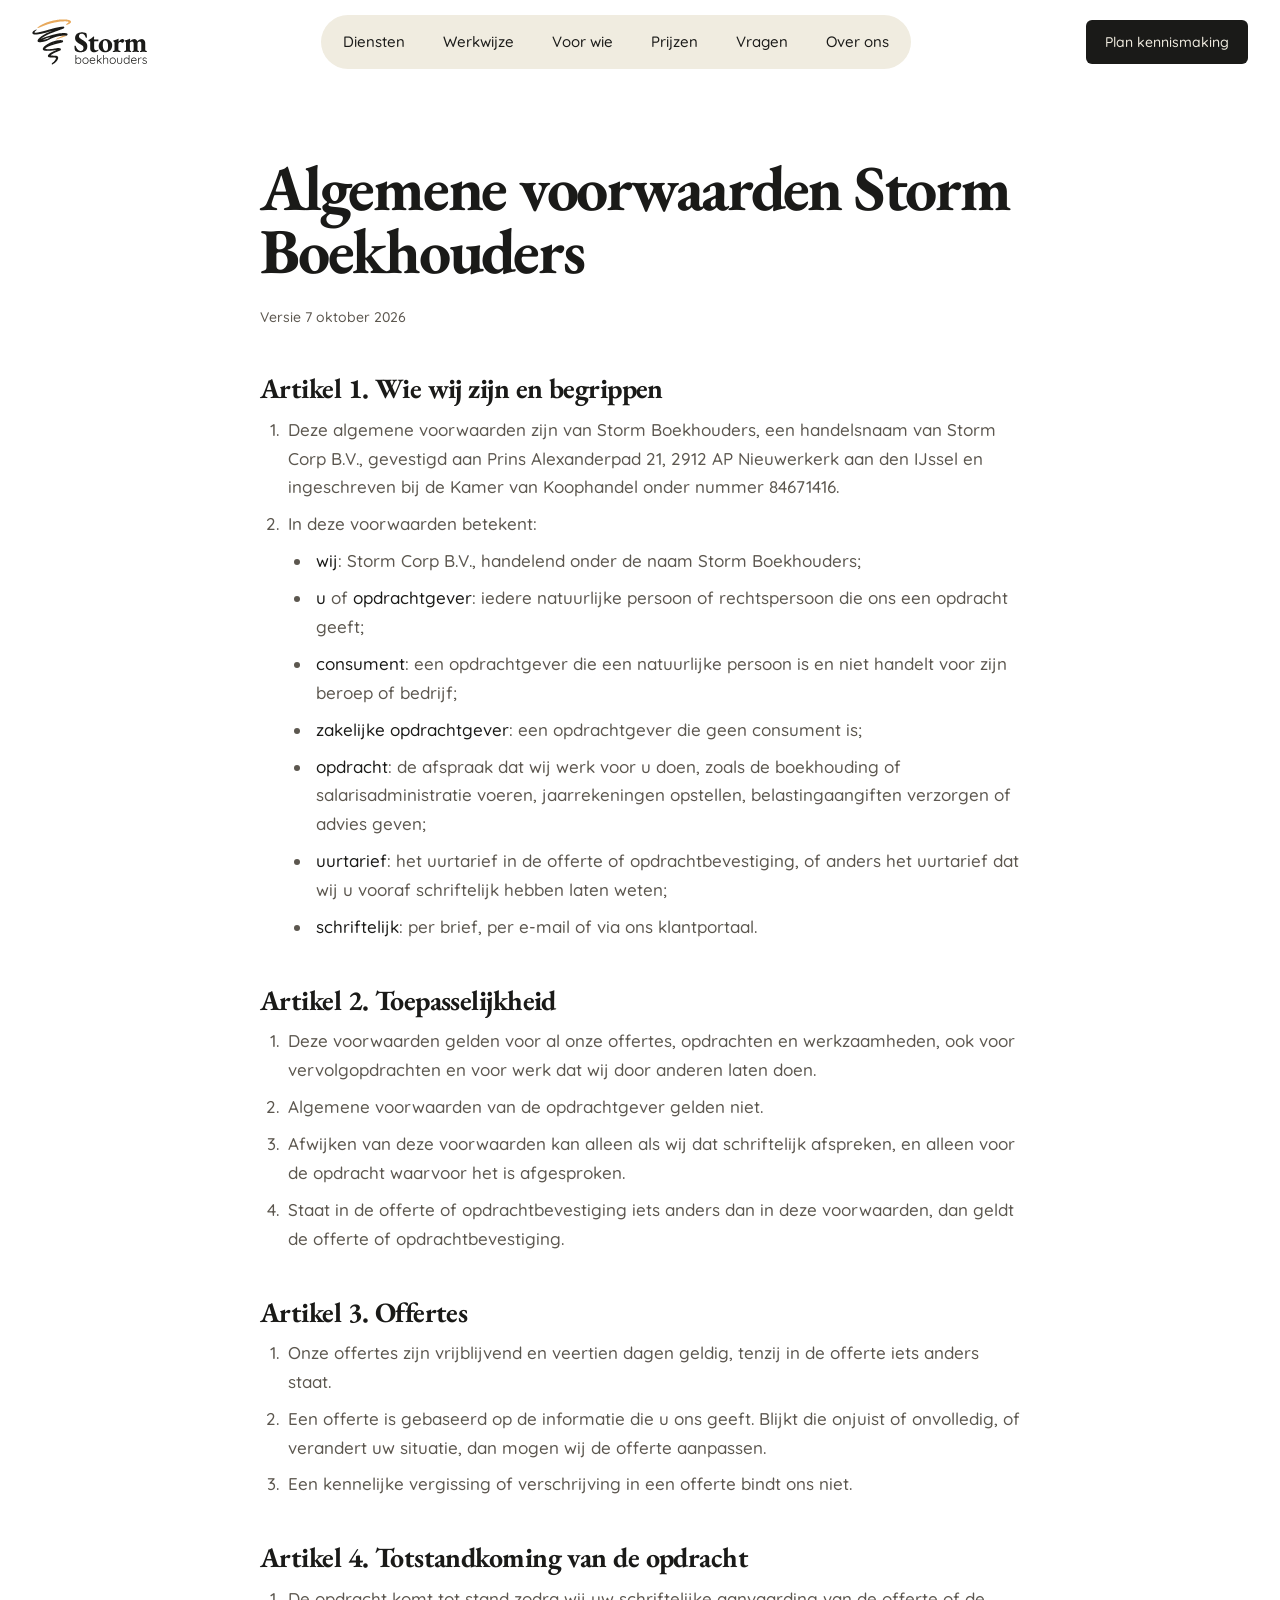
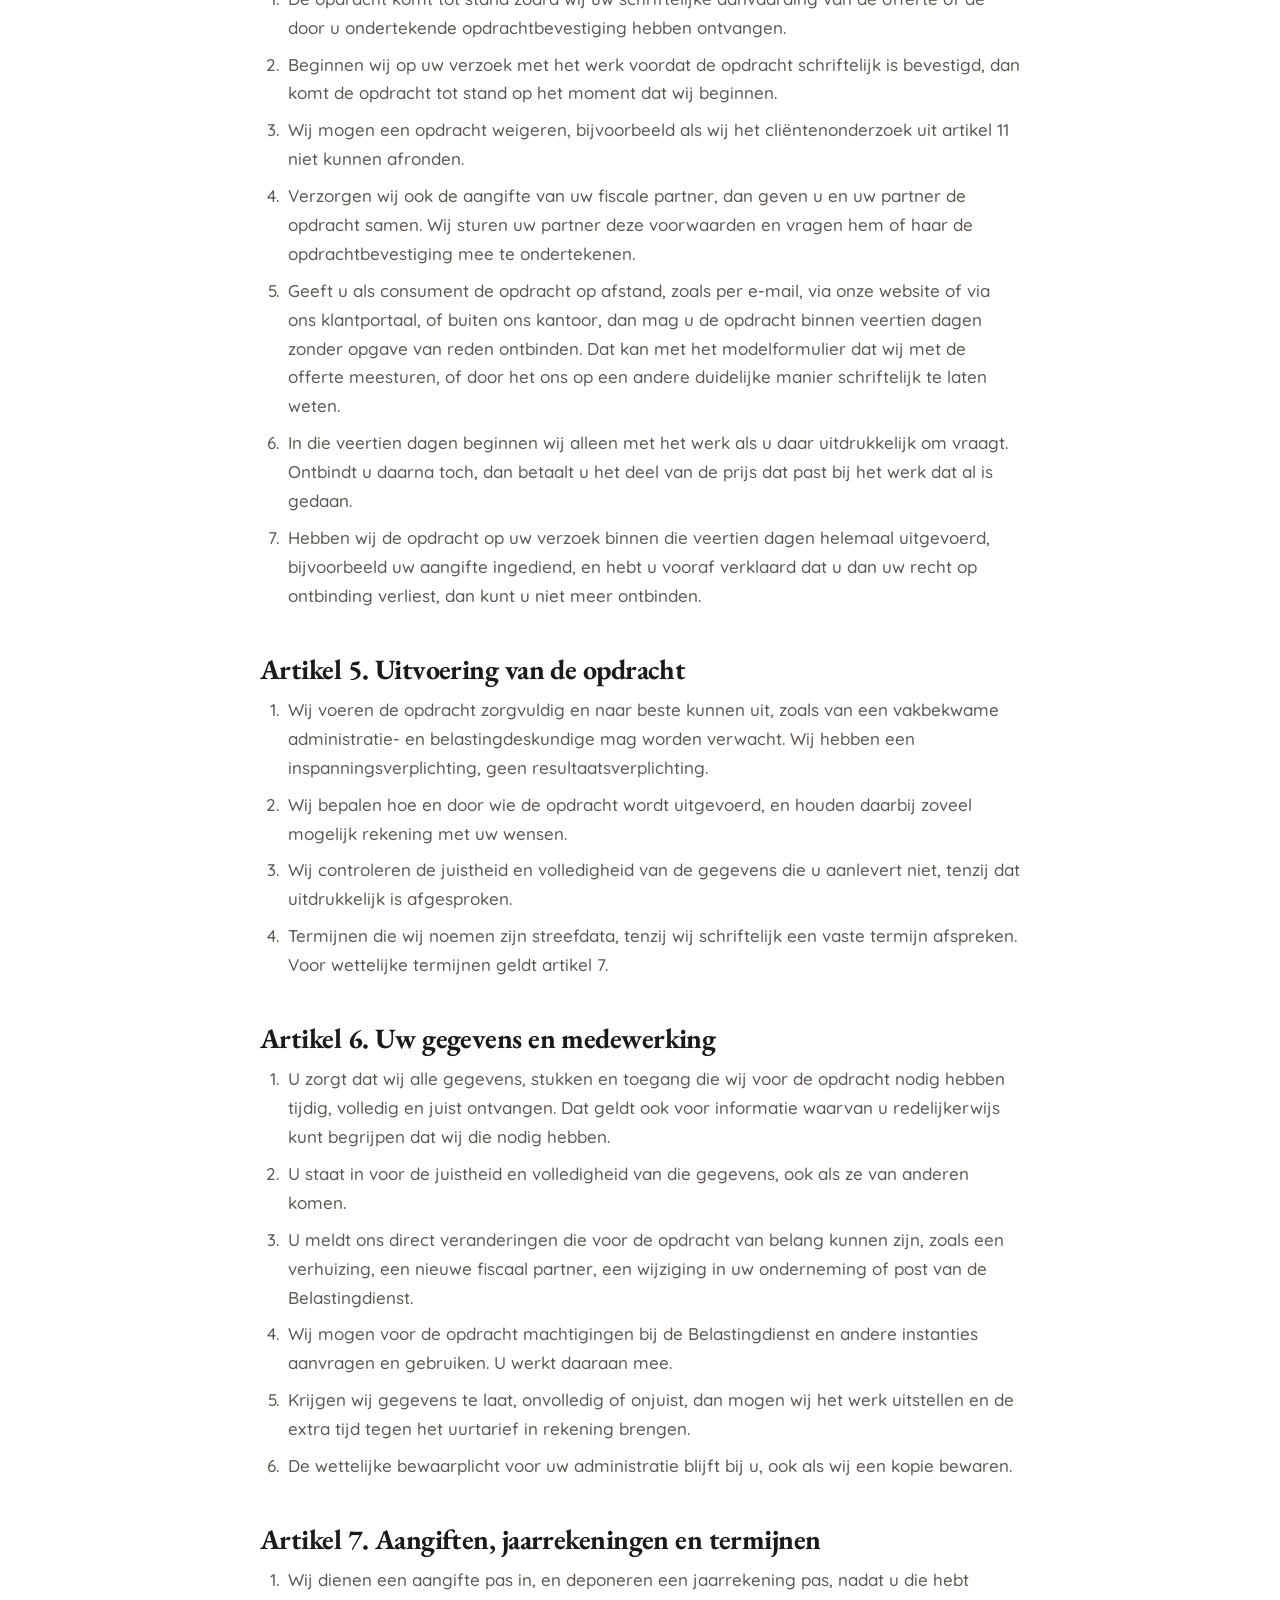
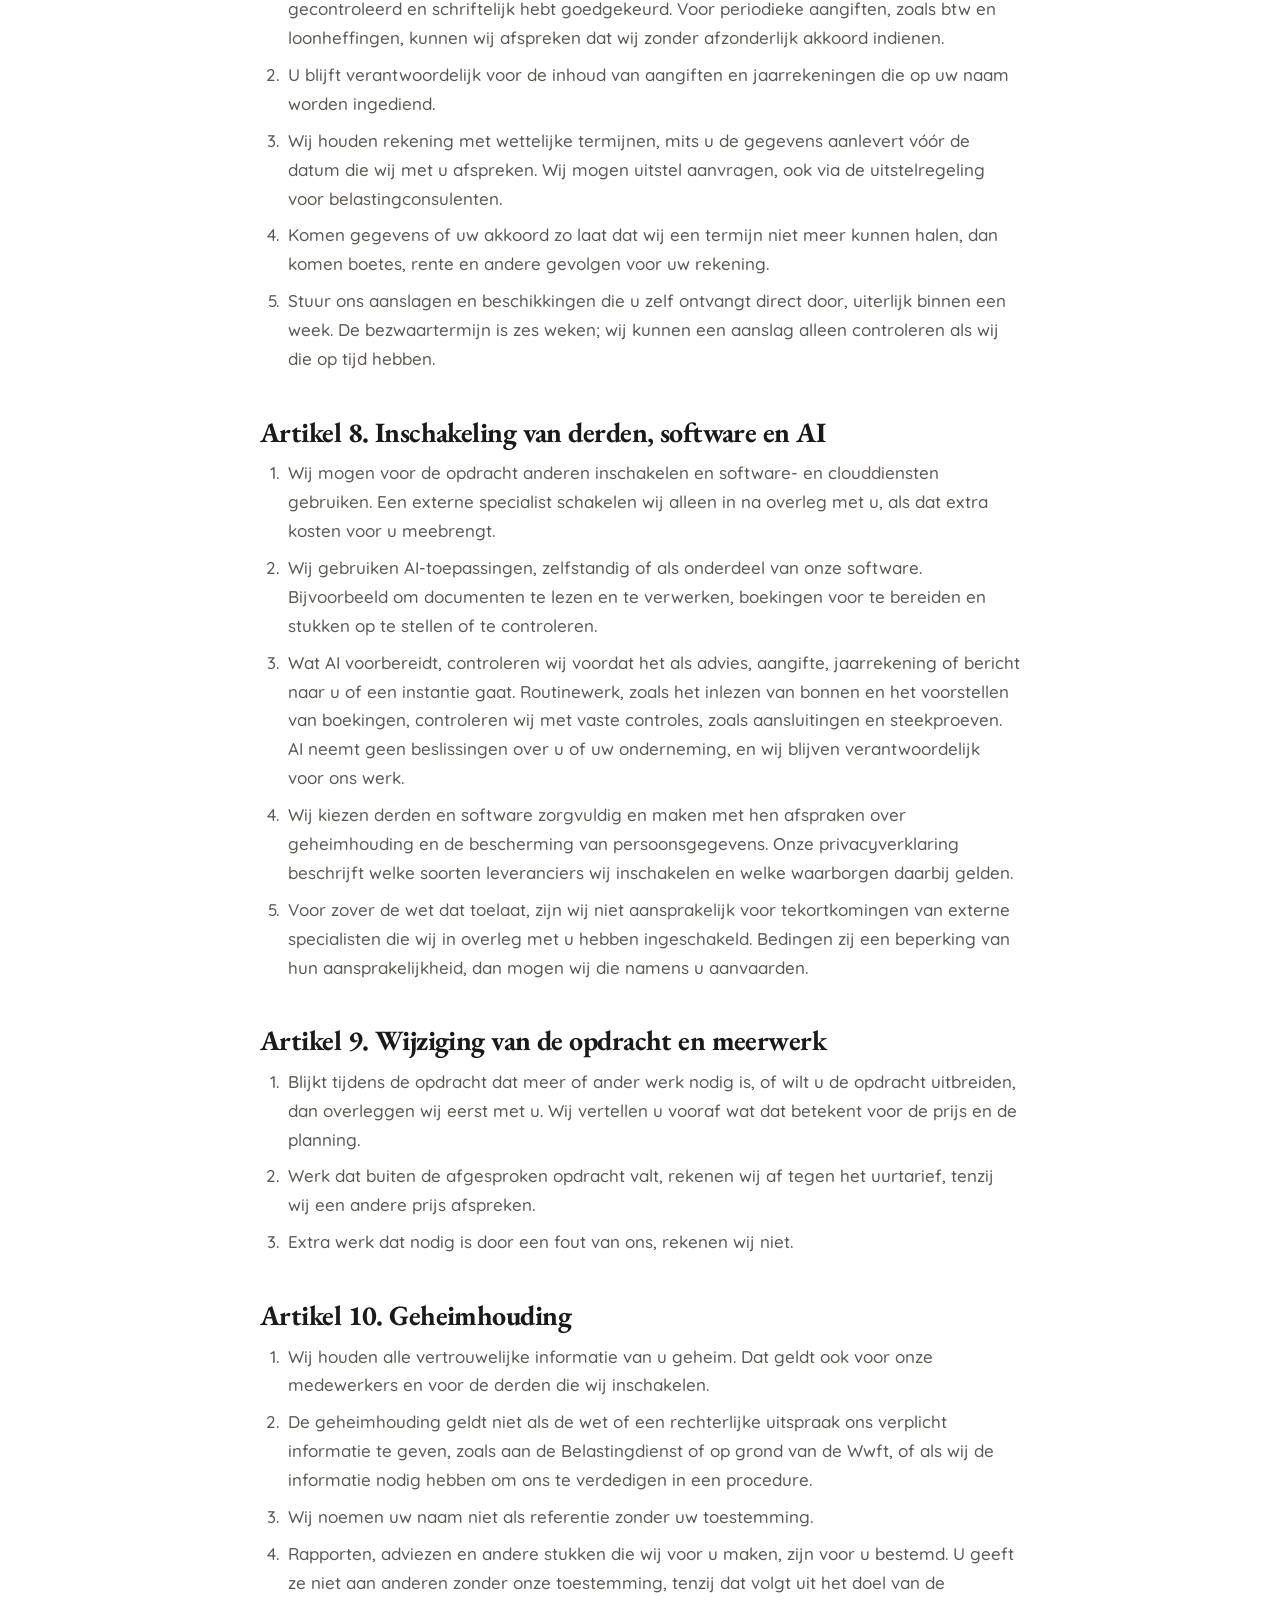
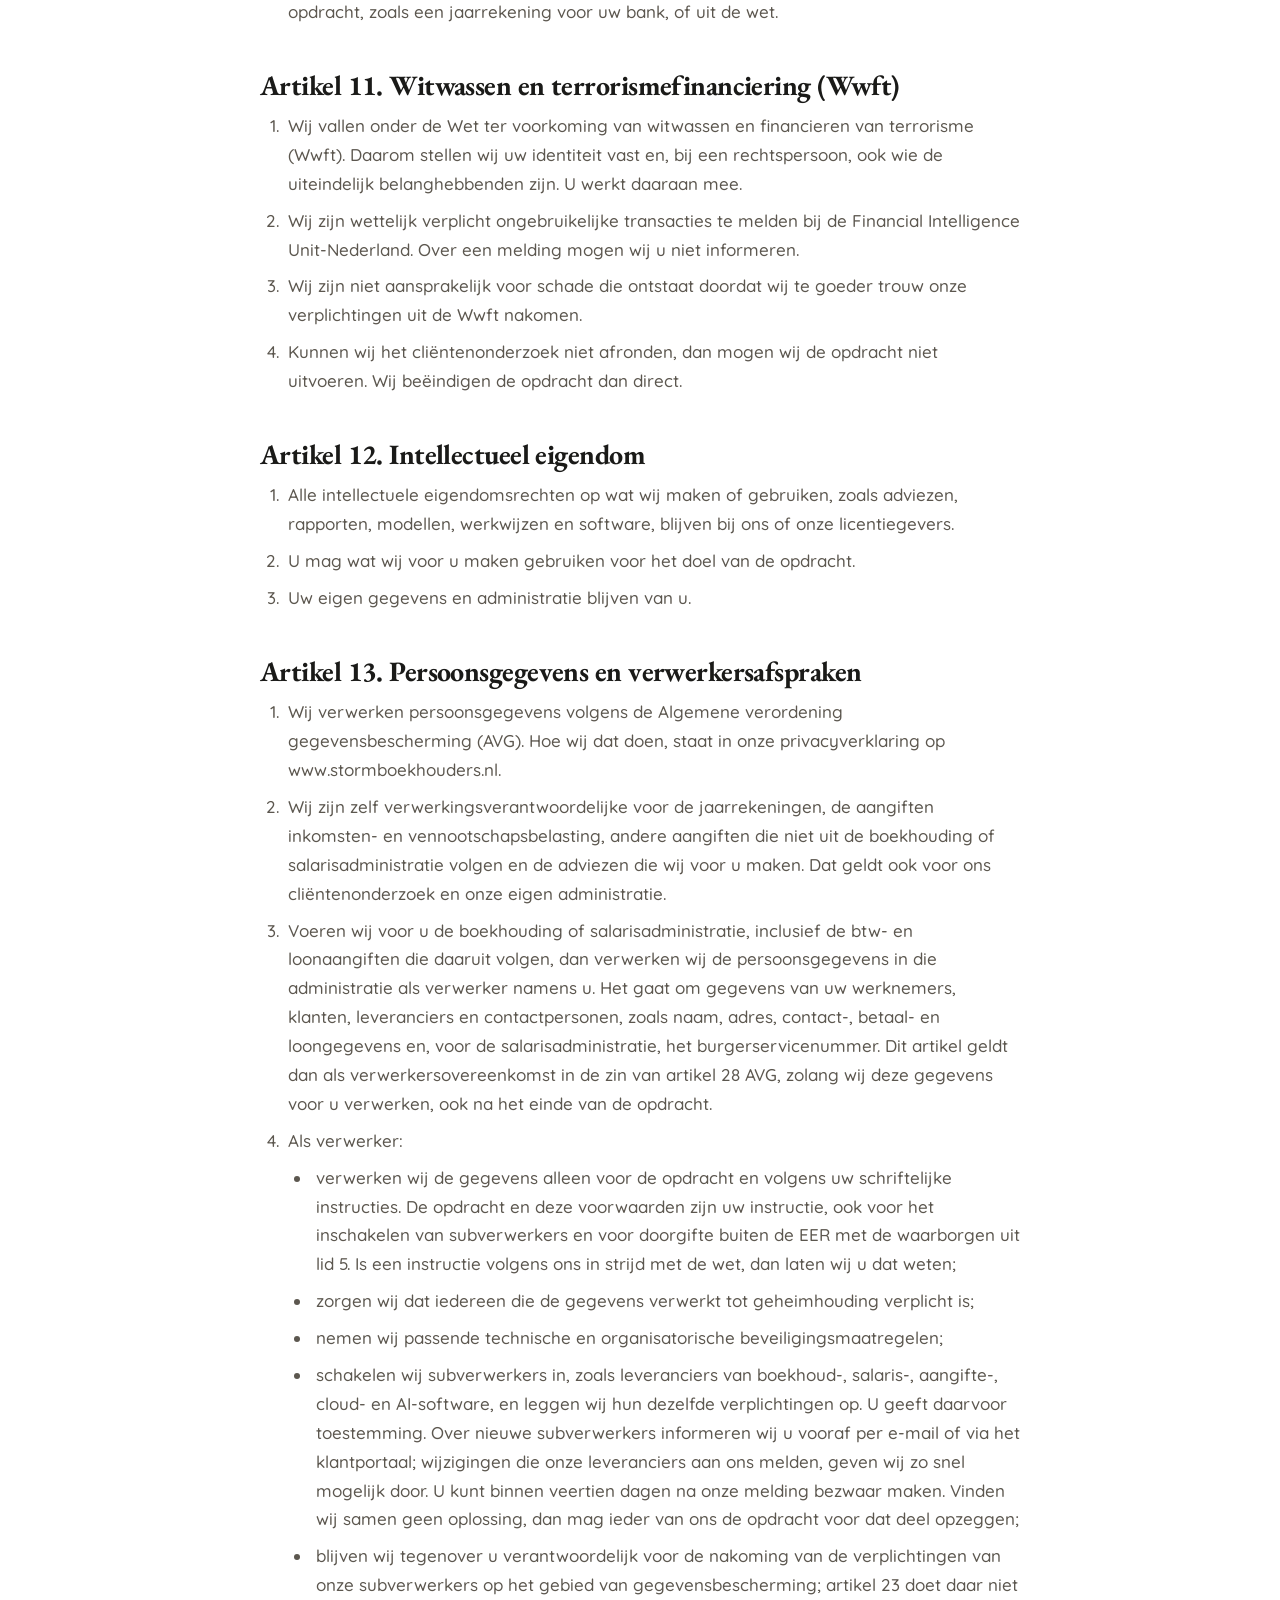
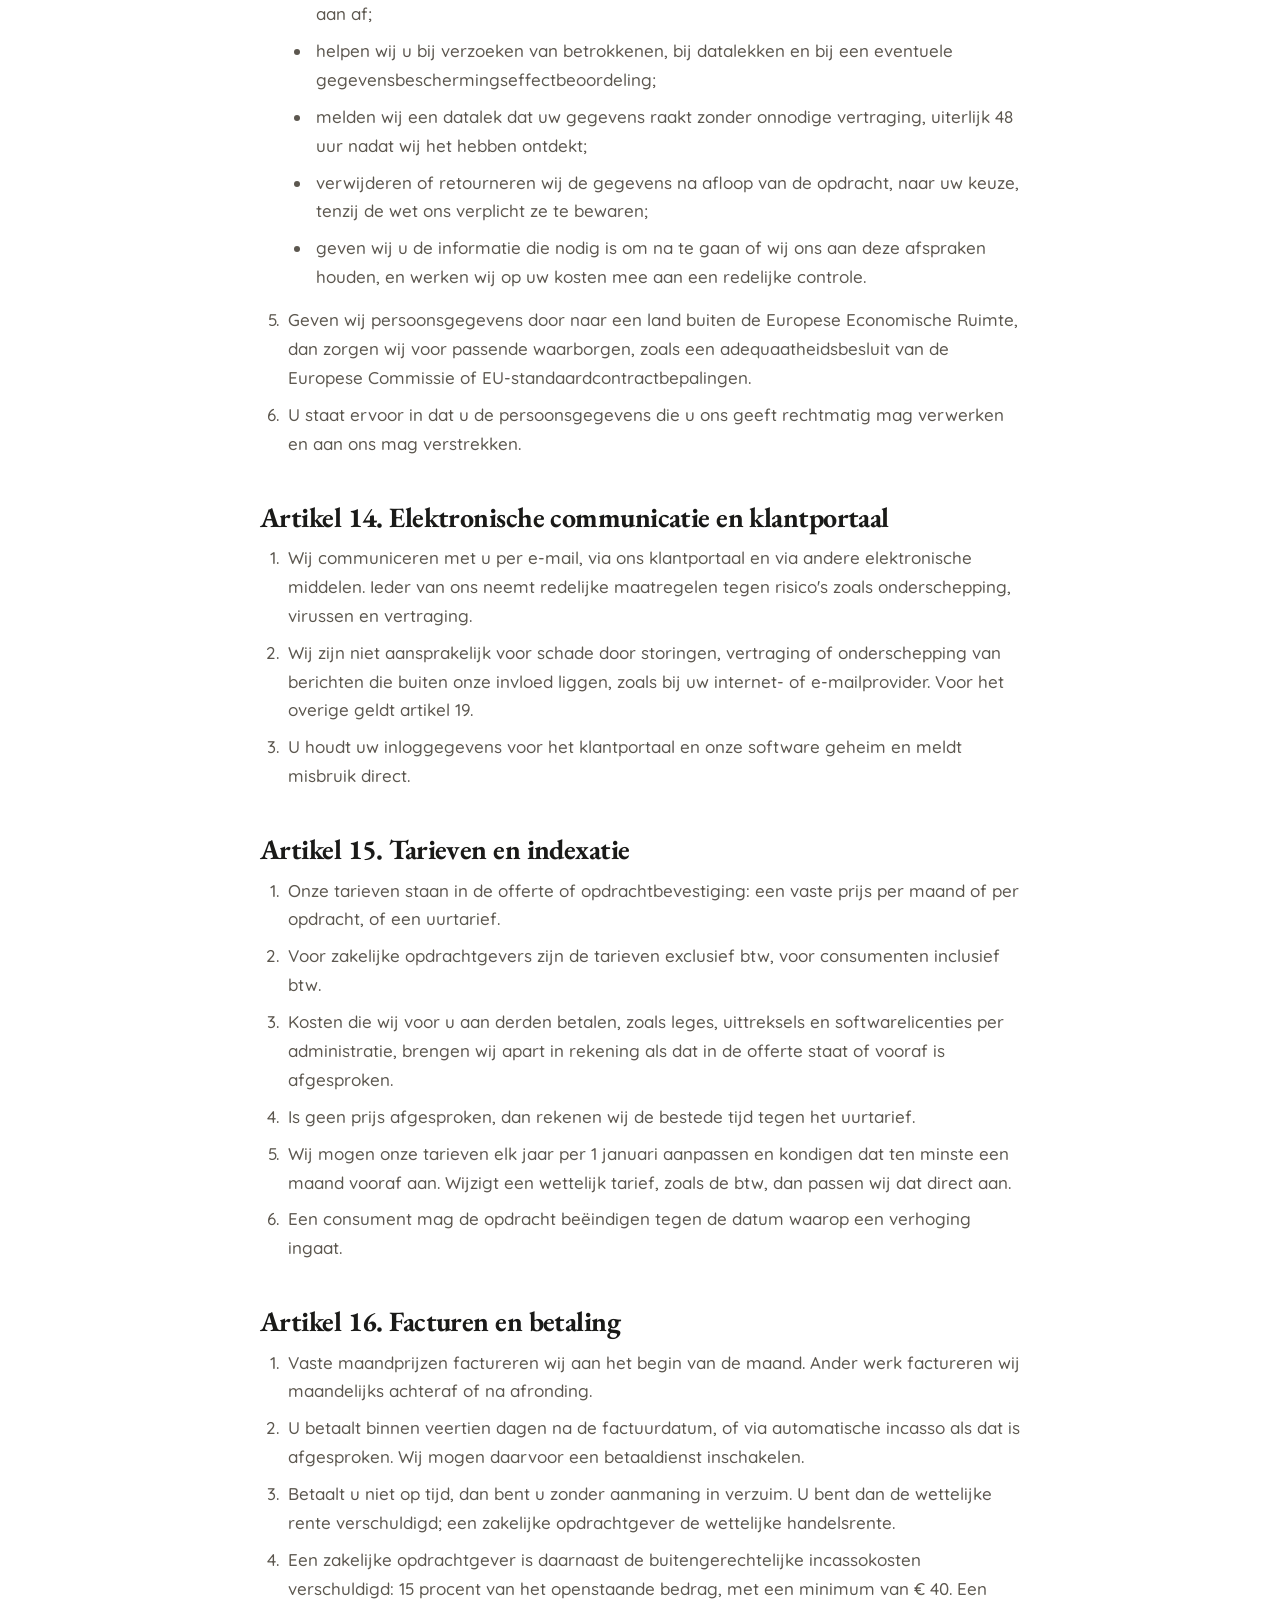
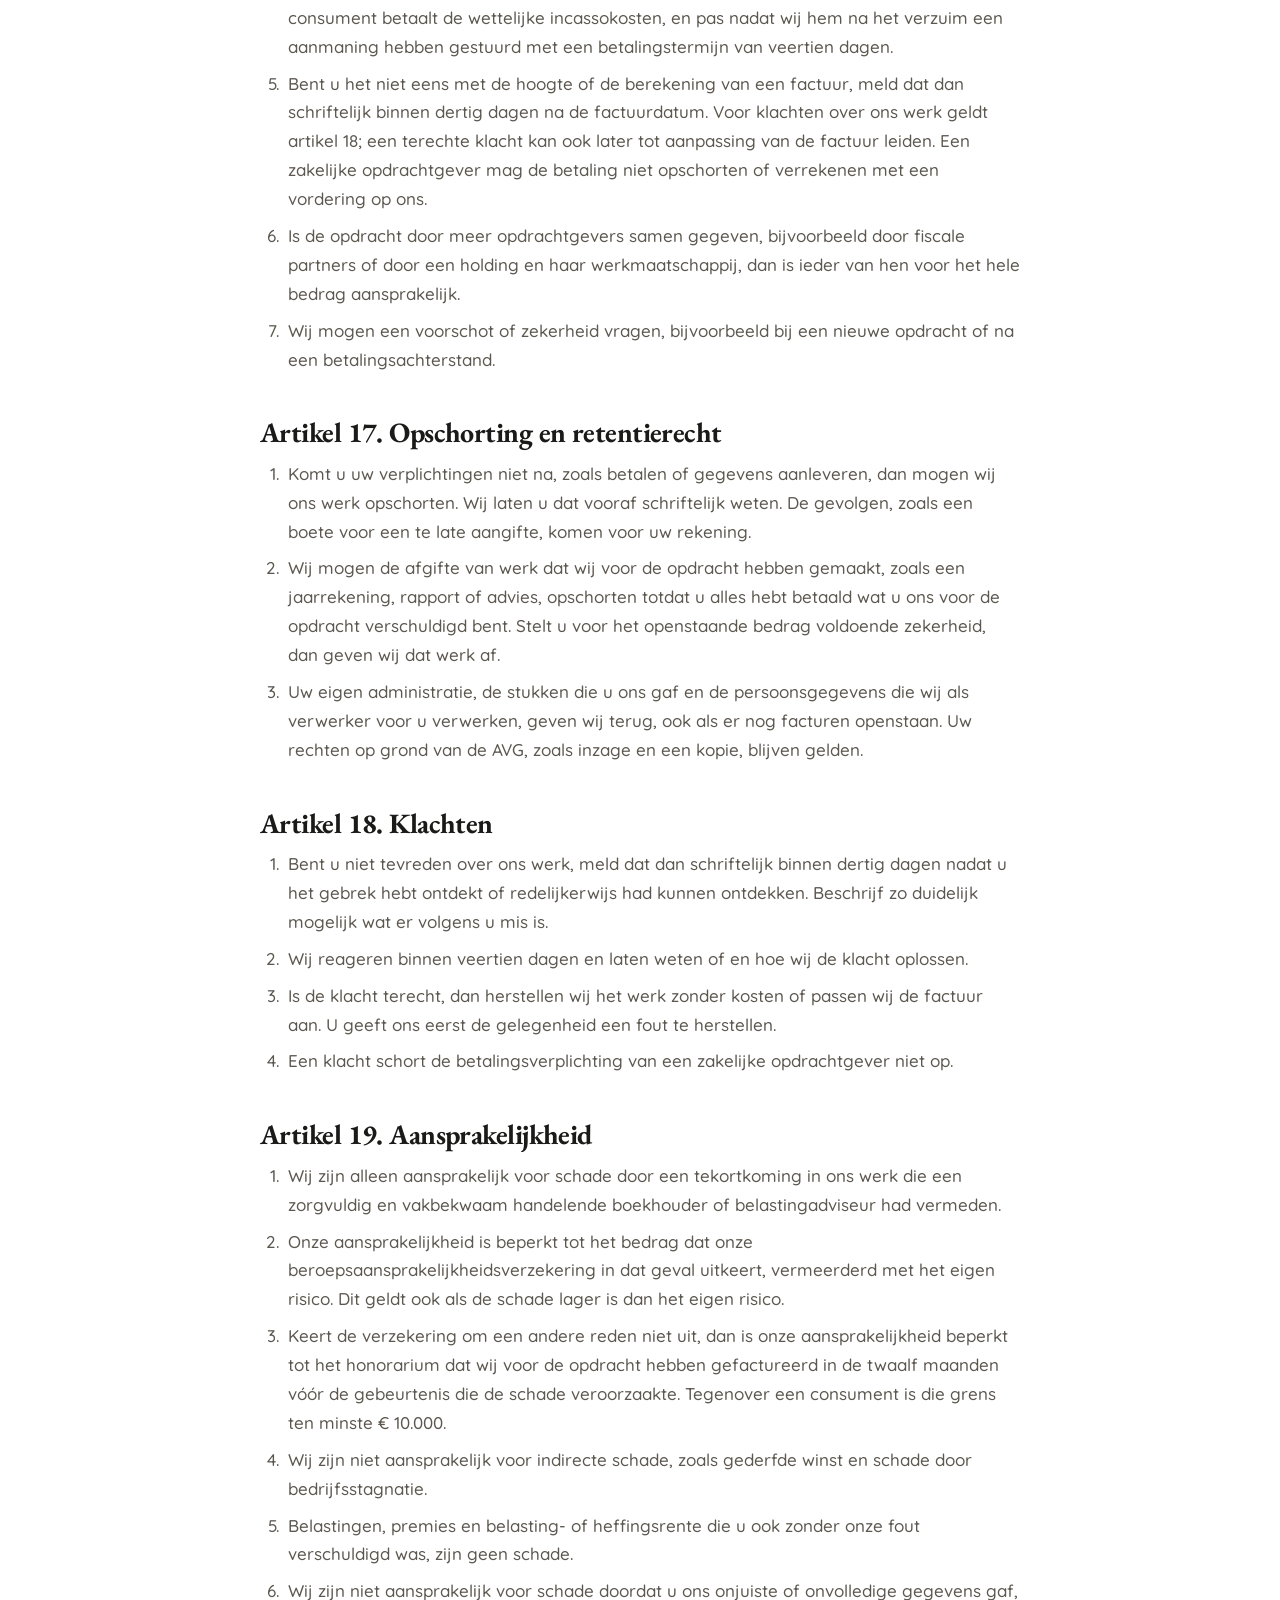
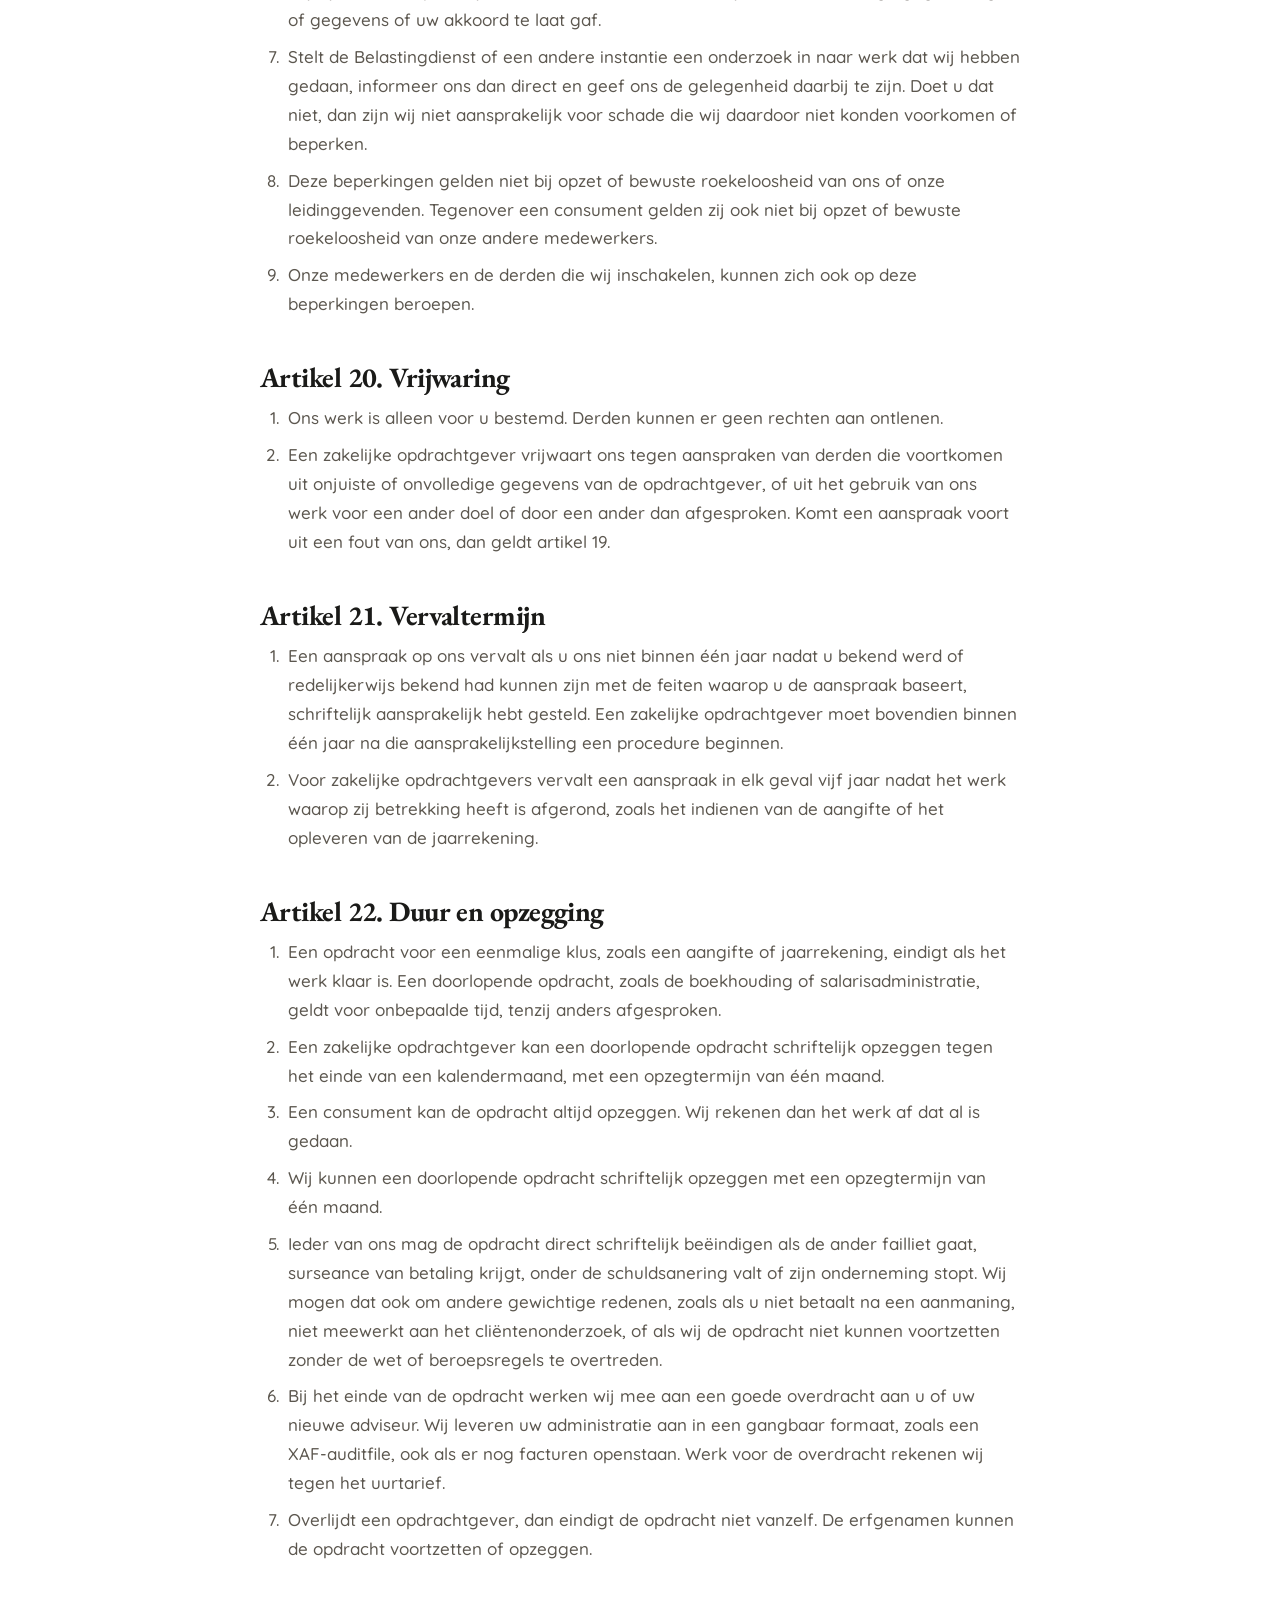
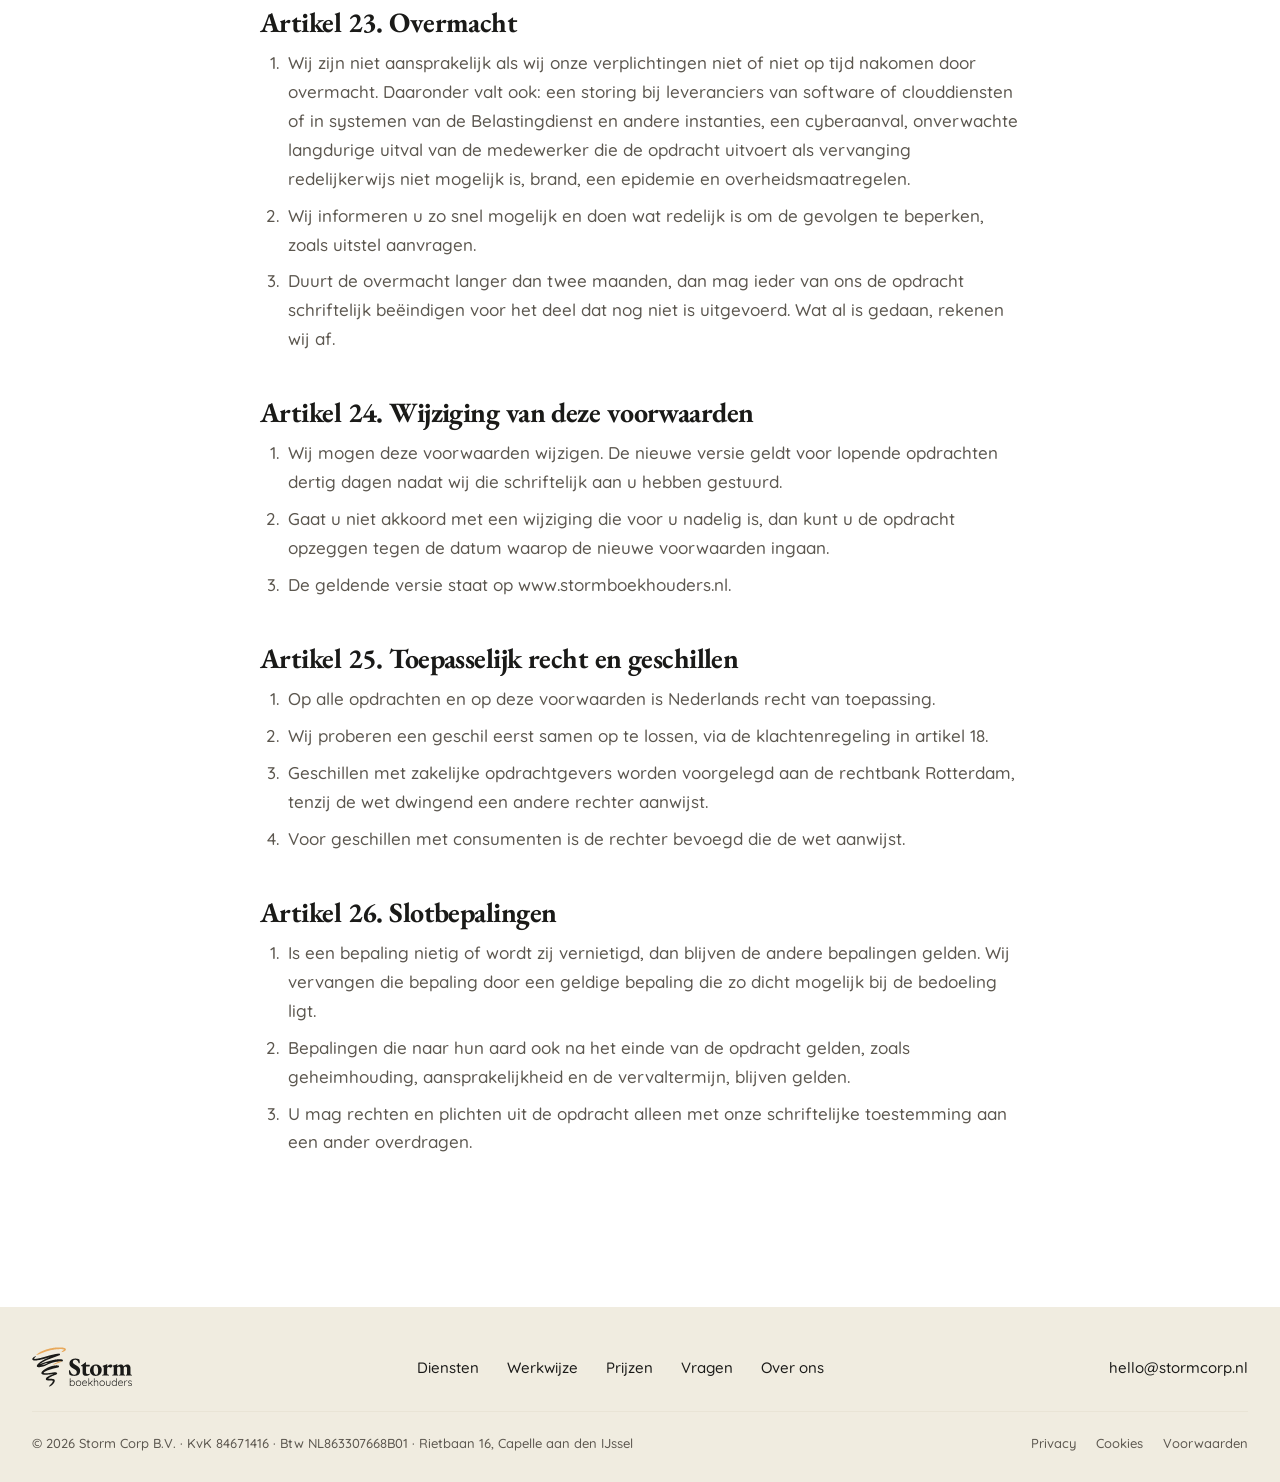
<file: voorwaarden.html>
<!DOCTYPE html>
<html lang="nl">
<head>
<meta charset="utf-8">
<meta name="viewport" content="width=device-width, initial-scale=1">
<title>Algemene voorwaarden | Storm Boekhouders</title>
<meta name="description" content="De algemene voorwaarden van Storm Boekhouders, een handelsnaam van Storm Corp B.V., voor al onze offertes en opdrachten.">
<link rel="canonical" href="https://stormboekhouders.nl/voorwaarden.html">
<meta property="og:type" content="website">
<meta property="og:locale" content="nl_NL">
<meta property="og:site_name" content="Storm Boekhouders">
<meta property="og:title" content="Algemene voorwaarden | Storm Boekhouders">
<meta property="og:description" content="De algemene voorwaarden van Storm Boekhouders, een handelsnaam van Storm Corp B.V., voor al onze offertes en opdrachten.">
<meta property="og:url" content="https://stormboekhouders.nl/voorwaarden.html">
<meta property="og:image" content="https://stormboekhouders.nl/assets/img/og-image.jpg">
<meta property="og:image:width" content="1200">
<meta property="og:image:height" content="630">
<meta property="og:image:alt" content="Storm Boekhouders. Jouw cijfers. Onze focus.">
<meta name="twitter:card" content="summary_large_image">
<meta name="theme-color" content="#f0ece0">
<link rel="icon" href="/favicon.ico" sizes="32x32">
<link rel="icon" type="image/png" href="assets/icons/favicon-32.png">
<link rel="apple-touch-icon" href="assets/icons/apple-touch-icon.png">
<link rel="manifest" href="site.webmanifest">
<link rel="preload" href="assets/fonts/eb-garamond-latin-700-normal.woff2" as="font" type="font/woff2" crossorigin>
<link rel="preload" href="assets/fonts/quicksand-latin-500-normal.woff2" as="font" type="font/woff2" crossorigin>
<script src="assets/js/rv-init.min.js?v=20261024i"></script>
<link rel="stylesheet" href="assets/css/storm.min.css?v=20261024i">
</head>
<body>
<a class="skip-link" href="#inhoud">Naar de inhoud</a>
<div id="top" class="page">
<header class="site-header">
  <div class="wrap header-inner">
    <a class="brand" href="index.html" aria-label="Storm Boekhouders, naar de homepage"><img src="assets/img/logo.svg" width="160" height="64" alt="Storm Boekhouders"></a>
    <nav class="main-nav" aria-label="Hoofdnavigatie"><a href="index.html#diensten">Diensten</a><a href="index.html#werkwijze">Werkwijze</a><a href="index.html#voor-wie">Voor wie</a><a href="index.html#prijzen">Prijzen</a><a href="index.html#vragen">Vragen</a><a href="over-ons.html">Over ons</a></nav>
    <div class="header-cta">
      <a class="btn btn-ink btn-small" href="index.html#kennismaken">Plan kennismaking</a>
      <button class="menu-toggle" type="button" aria-controls="mobiel-menu" aria-expanded="false" data-menu-toggle><span>Menu</span><i aria-hidden="true"></i></button>
    </div>
  </div>
  <nav id="mobiel-menu" class="mobile-nav" aria-label="Mobiel menu"><div class="wrap mobile-nav-list"><a href="index.html#diensten">Diensten</a><a href="index.html#werkwijze">Werkwijze</a><a href="index.html#voor-wie">Voor wie</a><a href="index.html#prijzen">Prijzen</a><a href="index.html#vragen">Vragen</a><a href="over-ons.html">Over ons</a><a class="btn btn-ink" href="index.html#kennismaken">Plan kennismaking</a></div></nav>
</header>
<main id="inhoud" class="wrap legal">
<h1>Algemene voorwaarden Storm Boekhouders</h1> 
<p class="legal-meta">Versie 7 oktober 2026</p> 
<h2>Artikel 1. Wie wij zijn en begrippen</h2> 
<ol type="1"> <li>
<p>Deze algemene voorwaarden zijn van Storm Boekhouders, een handelsnaam van Storm Corp B.V., gevestigd aan Prins Alexanderpad 21, 2912 AP Nieuwerkerk aan den IJssel en ingeschreven bij de Kamer van Koophandel onder nummer 84671416.</p></li> <li>
<p>In deze voorwaarden betekent:</p> 
<ul> <li>
<p><strong>wij</strong>: Storm Corp B.V., handelend onder de naam Storm Boekhouders;</p></li> <li>
<p><strong>u</strong> of <strong>opdrachtgever</strong>: iedere natuurlijke persoon of rechtspersoon die ons een opdracht geeft;</p></li> <li>
<p><strong>consument</strong>: een opdrachtgever die een natuurlijke persoon is en niet handelt voor zijn beroep of bedrijf;</p></li> <li>
<p><strong>zakelijke opdrachtgever</strong>: een opdrachtgever die geen consument is;</p></li> <li>
<p><strong>opdracht</strong>: de afspraak dat wij werk voor u doen, zoals de boekhouding of salarisadministratie voeren, jaarrekeningen opstellen, belastingaangiften verzorgen of advies geven;</p></li> <li>
<p><strong>uurtarief</strong>: het uurtarief in de offerte of opdrachtbevestiging, of anders het uurtarief dat wij u vooraf schriftelijk hebben laten weten;</p></li> <li>
<p><strong>schriftelijk</strong>: per brief, per e-mail of via ons klantportaal.</p></li> </ul></li> </ol> 
<h2>Artikel 2. Toepasselijkheid</h2> 
<ol type="1"> <li>
<p>Deze voorwaarden gelden voor al onze offertes, opdrachten en werkzaamheden, ook voor vervolgopdrachten en voor werk dat wij door anderen laten doen.</p></li> <li>
<p>Algemene voorwaarden van de opdrachtgever gelden niet.</p></li> <li>
<p>Afwijken van deze voorwaarden kan alleen als wij dat schriftelijk afspreken, en alleen voor de opdracht waarvoor het is afgesproken.</p></li> <li>
<p>Staat in de offerte of opdrachtbevestiging iets anders dan in deze voorwaarden, dan geldt de offerte of opdrachtbevestiging.</p></li> </ol> 
<h2>Artikel 3. Offertes</h2> 
<ol type="1"> <li>
<p>Onze offertes zijn vrijblijvend en veertien dagen geldig, tenzij in de offerte iets anders staat.</p></li> <li>
<p>Een offerte is gebaseerd op de informatie die u ons geeft. Blijkt die onjuist of onvolledig, of verandert uw situatie, dan mogen wij de offerte aanpassen.</p></li> <li>
<p>Een kennelijke vergissing of verschrijving in een offerte bindt ons niet.</p></li> </ol> 
<h2>Artikel 4. Totstandkoming van de opdracht</h2> 
<ol type="1"> <li>
<p>De opdracht komt tot stand zodra wij uw schriftelijke aanvaarding van de offerte of de door u ondertekende opdrachtbevestiging hebben ontvangen.</p></li> <li>
<p>Beginnen wij op uw verzoek met het werk voordat de opdracht schriftelijk is bevestigd, dan komt de opdracht tot stand op het moment dat wij beginnen.</p></li> <li>
<p>Wij mogen een opdracht weigeren, bijvoorbeeld als wij het cliëntenonderzoek uit artikel 11 niet kunnen afronden.</p></li> <li>
<p>Verzorgen wij ook de aangifte van uw fiscale partner, dan geven u en uw partner de opdracht samen. Wij sturen uw partner deze voorwaarden en vragen hem of haar de opdrachtbevestiging mee te ondertekenen.</p></li> <li>
<p>Geeft u als consument de opdracht op afstand, zoals per e-mail, via onze website of via ons klantportaal, of buiten ons kantoor, dan mag u de opdracht binnen veertien dagen zonder opgave van reden ontbinden. Dat kan met het modelformulier dat wij met de offerte meesturen, of door het ons op een andere duidelijke manier schriftelijk te laten weten.</p></li> <li>
<p>In die veertien dagen beginnen wij alleen met het werk als u daar uitdrukkelijk om vraagt. Ontbindt u daarna toch, dan betaalt u het deel van de prijs dat past bij het werk dat al is gedaan.</p></li> <li>
<p>Hebben wij de opdracht op uw verzoek binnen die veertien dagen helemaal uitgevoerd, bijvoorbeeld uw aangifte ingediend, en hebt u vooraf verklaard dat u dan uw recht op ontbinding verliest, dan kunt u niet meer ontbinden.</p></li> </ol> 
<h2>Artikel 5. Uitvoering van de opdracht</h2> 
<ol type="1"> <li>
<p>Wij voeren de opdracht zorgvuldig en naar beste kunnen uit, zoals van een vakbekwame administratie- en belastingdeskundige mag worden verwacht. Wij hebben een inspanningsverplichting, geen resultaatsverplichting.</p></li> <li>
<p>Wij bepalen hoe en door wie de opdracht wordt uitgevoerd, en houden daarbij zoveel mogelijk rekening met uw wensen.</p></li> <li>
<p>Wij controleren de juistheid en volledigheid van de gegevens die u aanlevert niet, tenzij dat uitdrukkelijk is afgesproken.</p></li> <li>
<p>Termijnen die wij noemen zijn streefdata, tenzij wij schriftelijk een vaste termijn afspreken. Voor wettelijke termijnen geldt artikel 7.</p></li> </ol> 
<h2>Artikel 6. Uw gegevens en medewerking</h2> 
<ol type="1"> <li>
<p>U zorgt dat wij alle gegevens, stukken en toegang die wij voor de opdracht nodig hebben tijdig, volledig en juist ontvangen. Dat geldt ook voor informatie waarvan u redelijkerwijs kunt begrijpen dat wij die nodig hebben.</p></li> <li>
<p>U staat in voor de juistheid en volledigheid van die gegevens, ook als ze van anderen komen.</p></li> <li>
<p>U meldt ons direct veranderingen die voor de opdracht van belang kunnen zijn, zoals een verhuizing, een nieuwe fiscaal partner, een wijziging in uw onderneming of post van de Belastingdienst.</p></li> <li>
<p>Wij mogen voor de opdracht machtigingen bij de Belastingdienst en andere instanties aanvragen en gebruiken. U werkt daaraan mee.</p></li> <li>
<p>Krijgen wij gegevens te laat, onvolledig of onjuist, dan mogen wij het werk uitstellen en de extra tijd tegen het uurtarief in rekening brengen.</p></li> <li>
<p>De wettelijke bewaarplicht voor uw administratie blijft bij u, ook als wij een kopie bewaren.</p></li> </ol> 
<h2>Artikel 7. Aangiften, jaarrekeningen en termijnen</h2> 
<ol type="1"> <li>
<p>Wij dienen een aangifte pas in, en deponeren een jaarrekening pas, nadat u die hebt gecontroleerd en schriftelijk hebt goedgekeurd. Voor periodieke aangiften, zoals btw en loonheffingen, kunnen wij afspreken dat wij zonder afzonderlijk akkoord indienen.</p></li> <li>
<p>U blijft verantwoordelijk voor de inhoud van aangiften en jaarrekeningen die op uw naam worden ingediend.</p></li> <li>
<p>Wij houden rekening met wettelijke termijnen, mits u de gegevens aanlevert vóór de datum die wij met u afspreken. Wij mogen uitstel aanvragen, ook via de uitstelregeling voor belastingconsulenten.</p></li> <li>
<p>Komen gegevens of uw akkoord zo laat dat wij een termijn niet meer kunnen halen, dan komen boetes, rente en andere gevolgen voor uw rekening.</p></li> <li>
<p>Stuur ons aanslagen en beschikkingen die u zelf ontvangt direct door, uiterlijk binnen een week. De bezwaartermijn is zes weken; wij kunnen een aanslag alleen controleren als wij die op tijd hebben.</p></li> </ol> 
<h2>Artikel 8. Inschakeling van derden, software en AI</h2> 
<ol type="1"> <li>
<p>Wij mogen voor de opdracht anderen inschakelen en software- en clouddiensten gebruiken. Een externe specialist schakelen wij alleen in na overleg met u, als dat extra kosten voor u meebrengt.</p></li> <li>
<p>Wij gebruiken AI-toepassingen, zelfstandig of als onderdeel van onze software. Bijvoorbeeld om documenten te lezen en te verwerken, boekingen voor te bereiden en stukken op te stellen of te controleren.</p></li> <li>
<p>Wat AI voorbereidt, controleren wij voordat het als advies, aangifte, jaarrekening of bericht naar u of een instantie gaat. Routinewerk, zoals het inlezen van bonnen en het voorstellen van boekingen, controleren wij met vaste controles, zoals aansluitingen en steekproeven. AI neemt geen beslissingen over u of uw onderneming, en wij blijven verantwoordelijk voor ons werk.</p></li> <li>
<p>Wij kiezen derden en software zorgvuldig en maken met hen afspraken over geheimhouding en de bescherming van persoonsgegevens. Onze privacyverklaring beschrijft welke soorten leveranciers wij inschakelen en welke waarborgen daarbij gelden.</p></li> <li>
<p>Voor zover de wet dat toelaat, zijn wij niet aansprakelijk voor tekortkomingen van externe specialisten die wij in overleg met u hebben ingeschakeld. Bedingen zij een beperking van hun aansprakelijkheid, dan mogen wij die namens u aanvaarden.</p></li> </ol> 
<h2>Artikel 9. Wijziging van de opdracht en meerwerk</h2> 
<ol type="1"> <li>
<p>Blijkt tijdens de opdracht dat meer of ander werk nodig is, of wilt u de opdracht uitbreiden, dan overleggen wij eerst met u. Wij vertellen u vooraf wat dat betekent voor de prijs en de planning.</p></li> <li>
<p>Werk dat buiten de afgesproken opdracht valt, rekenen wij af tegen het uurtarief, tenzij wij een andere prijs afspreken.</p></li> <li>
<p>Extra werk dat nodig is door een fout van ons, rekenen wij niet.</p></li> </ol> 
<h2>Artikel 10. Geheimhouding</h2> 
<ol type="1"> <li>
<p>Wij houden alle vertrouwelijke informatie van u geheim. Dat geldt ook voor onze medewerkers en voor de derden die wij inschakelen.</p></li> <li>
<p>De geheimhouding geldt niet als de wet of een rechterlijke uitspraak ons verplicht informatie te geven, zoals aan de Belastingdienst of op grond van de Wwft, of als wij de informatie nodig hebben om ons te verdedigen in een procedure.</p></li> <li>
<p>Wij noemen uw naam niet als referentie zonder uw toestemming.</p></li> <li>
<p>Rapporten, adviezen en andere stukken die wij voor u maken, zijn voor u bestemd. U geeft ze niet aan anderen zonder onze toestemming, tenzij dat volgt uit het doel van de opdracht, zoals een jaarrekening voor uw bank, of uit de wet.</p></li> </ol> 
<h2>Artikel 11. Witwassen en terrorismefinanciering (Wwft)</h2> 
<ol type="1"> <li>
<p>Wij vallen onder de Wet ter voorkoming van witwassen en financieren van terrorisme (Wwft). Daarom stellen wij uw identiteit vast en, bij een rechtspersoon, ook wie de uiteindelijk belanghebbenden zijn. U werkt daaraan mee.</p></li> <li>
<p>Wij zijn wettelijk verplicht ongebruikelijke transacties te melden bij de Financial Intelligence Unit-Nederland. Over een melding mogen wij u niet informeren.</p></li> <li>
<p>Wij zijn niet aansprakelijk voor schade die ontstaat doordat wij te goeder trouw onze verplichtingen uit de Wwft nakomen.</p></li> <li>
<p>Kunnen wij het cliëntenonderzoek niet afronden, dan mogen wij de opdracht niet uitvoeren. Wij beëindigen de opdracht dan direct.</p></li> </ol> 
<h2>Artikel 12. Intellectueel eigendom</h2> 
<ol type="1"> <li>
<p>Alle intellectuele eigendomsrechten op wat wij maken of gebruiken, zoals adviezen, rapporten, modellen, werkwijzen en software, blijven bij ons of onze licentiegevers.</p></li> <li>
<p>U mag wat wij voor u maken gebruiken voor het doel van de opdracht.</p></li> <li>
<p>Uw eigen gegevens en administratie blijven van u.</p></li> </ol> 
<h2>Artikel 13. Persoonsgegevens en verwerkersafspraken</h2> 
<ol type="1"> <li>
<p>Wij verwerken persoonsgegevens volgens de Algemene verordening gegevensbescherming (AVG). Hoe wij dat doen, staat in onze privacyverklaring op www.stormboekhouders.nl.</p></li> <li>
<p>Wij zijn zelf verwerkingsverantwoordelijke voor de jaarrekeningen, de aangiften inkomsten- en vennootschapsbelasting, andere aangiften die niet uit de boekhouding of salarisadministratie volgen en de adviezen die wij voor u maken. Dat geldt ook voor ons cliëntenonderzoek en onze eigen administratie.</p></li> <li>
<p>Voeren wij voor u de boekhouding of salarisadministratie, inclusief de btw- en loonaangiften die daaruit volgen, dan verwerken wij de persoonsgegevens in die administratie als verwerker namens u. Het gaat om gegevens van uw werknemers, klanten, leveranciers en contactpersonen, zoals naam, adres, contact-, betaal- en loongegevens en, voor de salarisadministratie, het burgerservicenummer. Dit artikel geldt dan als verwerkersovereenkomst in de zin van artikel 28 AVG, zolang wij deze gegevens voor u verwerken, ook na het einde van de opdracht.</p></li> <li>
<p>Als verwerker:</p> 
<ul> <li>
<p>verwerken wij de gegevens alleen voor de opdracht en volgens uw schriftelijke instructies. De opdracht en deze voorwaarden zijn uw instructie, ook voor het inschakelen van subverwerkers en voor doorgifte buiten de EER met de waarborgen uit lid 5. Is een instructie volgens ons in strijd met de wet, dan laten wij u dat weten;</p></li> <li>
<p>zorgen wij dat iedereen die de gegevens verwerkt tot geheimhouding verplicht is;</p></li> <li>
<p>nemen wij passende technische en organisatorische beveiligingsmaatregelen;</p></li> <li>
<p>schakelen wij subverwerkers in, zoals leveranciers van boekhoud-, salaris-, aangifte-, cloud- en AI-software, en leggen wij hun dezelfde verplichtingen op. U geeft daarvoor toestemming. Over nieuwe subverwerkers informeren wij u vooraf per e-mail of via het klantportaal; wijzigingen die onze leveranciers aan ons melden, geven wij zo snel mogelijk door. U kunt binnen veertien dagen na onze melding bezwaar maken. Vinden wij samen geen oplossing, dan mag ieder van ons de opdracht voor dat deel opzeggen;</p></li> <li>
<p>blijven wij tegenover u verantwoordelijk voor de nakoming van de verplichtingen van onze subverwerkers op het gebied van gegevensbescherming; artikel 23 doet daar niet aan af;</p></li> <li>
<p>helpen wij u bij verzoeken van betrokkenen, bij datalekken en bij een eventuele gegevensbeschermingseffectbeoordeling;</p></li> <li>
<p>melden wij een datalek dat uw gegevens raakt zonder onnodige vertraging, uiterlijk 48 uur nadat wij het hebben ontdekt;</p></li> <li>
<p>verwijderen of retourneren wij de gegevens na afloop van de opdracht, naar uw keuze, tenzij de wet ons verplicht ze te bewaren;</p></li> <li>
<p>geven wij u de informatie die nodig is om na te gaan of wij ons aan deze afspraken houden, en werken wij op uw kosten mee aan een redelijke controle.</p></li> </ul></li> <li>
<p>Geven wij persoonsgegevens door naar een land buiten de Europese Economische Ruimte, dan zorgen wij voor passende waarborgen, zoals een adequaatheidsbesluit van de Europese Commissie of EU-standaardcontractbepalingen.</p></li> <li>
<p>U staat ervoor in dat u de persoonsgegevens die u ons geeft rechtmatig mag verwerken en aan ons mag verstrekken.</p></li> </ol> 
<h2>Artikel 14. Elektronische communicatie en klantportaal</h2> 
<ol type="1"> <li>
<p>Wij communiceren met u per e-mail, via ons klantportaal en via andere elektronische middelen. Ieder van ons neemt redelijke maatregelen tegen risico's zoals onderschepping, virussen en vertraging.</p></li> <li>
<p>Wij zijn niet aansprakelijk voor schade door storingen, vertraging of onderschepping van berichten die buiten onze invloed liggen, zoals bij uw internet- of e-mailprovider. Voor het overige geldt artikel 19.</p></li> <li>
<p>U houdt uw inloggegevens voor het klantportaal en onze software geheim en meldt misbruik direct.</p></li> </ol> 
<h2>Artikel 15. Tarieven en indexatie</h2> 
<ol type="1"> <li>
<p>Onze tarieven staan in de offerte of opdrachtbevestiging: een vaste prijs per maand of per opdracht, of een uurtarief.</p></li> <li>
<p>Voor zakelijke opdrachtgevers zijn de tarieven exclusief btw, voor consumenten inclusief btw.</p></li> <li>
<p>Kosten die wij voor u aan derden betalen, zoals leges, uittreksels en softwarelicenties per administratie, brengen wij apart in rekening als dat in de offerte staat of vooraf is afgesproken.</p></li> <li>
<p>Is geen prijs afgesproken, dan rekenen wij de bestede tijd tegen het uurtarief.</p></li> <li>
<p>Wij mogen onze tarieven elk jaar per 1 januari aanpassen en kondigen dat ten minste een maand vooraf aan. Wijzigt een wettelijk tarief, zoals de btw, dan passen wij dat direct aan.</p></li> <li>
<p>Een consument mag de opdracht beëindigen tegen de datum waarop een verhoging ingaat.</p></li> </ol> 
<h2>Artikel 16. Facturen en betaling</h2> 
<ol type="1"> <li>
<p>Vaste maandprijzen factureren wij aan het begin van de maand. Ander werk factureren wij maandelijks achteraf of na afronding.</p></li> <li>
<p>U betaalt binnen veertien dagen na de factuurdatum, of via automatische incasso als dat is afgesproken. Wij mogen daarvoor een betaaldienst inschakelen.</p></li> <li>
<p>Betaalt u niet op tijd, dan bent u zonder aanmaning in verzuim. U bent dan de wettelijke rente verschuldigd; een zakelijke opdrachtgever de wettelijke handelsrente.</p></li> <li>
<p>Een zakelijke opdrachtgever is daarnaast de buitengerechtelijke incassokosten verschuldigd: 15 procent van het openstaande bedrag, met een minimum van € 40. Een consument betaalt de wettelijke incassokosten, en pas nadat wij hem na het verzuim een aanmaning hebben gestuurd met een betalingstermijn van veertien dagen.</p></li> <li>
<p>Bent u het niet eens met de hoogte of de berekening van een factuur, meld dat dan schriftelijk binnen dertig dagen na de factuurdatum. Voor klachten over ons werk geldt artikel 18; een terechte klacht kan ook later tot aanpassing van de factuur leiden. Een zakelijke opdrachtgever mag de betaling niet opschorten of verrekenen met een vordering op ons.</p></li> <li>
<p>Is de opdracht door meer opdrachtgevers samen gegeven, bijvoorbeeld door fiscale partners of door een holding en haar werkmaatschappij, dan is ieder van hen voor het hele bedrag aansprakelijk.</p></li> <li>
<p>Wij mogen een voorschot of zekerheid vragen, bijvoorbeeld bij een nieuwe opdracht of na een betalingsachterstand.</p></li> </ol> 
<h2>Artikel 17. Opschorting en retentierecht</h2> 
<ol type="1"> <li>
<p>Komt u uw verplichtingen niet na, zoals betalen of gegevens aanleveren, dan mogen wij ons werk opschorten. Wij laten u dat vooraf schriftelijk weten. De gevolgen, zoals een boete voor een te late aangifte, komen voor uw rekening.</p></li> <li>
<p>Wij mogen de afgifte van werk dat wij voor de opdracht hebben gemaakt, zoals een jaarrekening, rapport of advies, opschorten totdat u alles hebt betaald wat u ons voor de opdracht verschuldigd bent. Stelt u voor het openstaande bedrag voldoende zekerheid, dan geven wij dat werk af.</p></li> <li>
<p>Uw eigen administratie, de stukken die u ons gaf en de persoonsgegevens die wij als verwerker voor u verwerken, geven wij terug, ook als er nog facturen openstaan. Uw rechten op grond van de AVG, zoals inzage en een kopie, blijven gelden.</p></li> </ol> 
<h2>Artikel 18. Klachten</h2> 
<ol type="1"> <li>
<p>Bent u niet tevreden over ons werk, meld dat dan schriftelijk binnen dertig dagen nadat u het gebrek hebt ontdekt of redelijkerwijs had kunnen ontdekken. Beschrijf zo duidelijk mogelijk wat er volgens u mis is.</p></li> <li>
<p>Wij reageren binnen veertien dagen en laten weten of en hoe wij de klacht oplossen.</p></li> <li>
<p>Is de klacht terecht, dan herstellen wij het werk zonder kosten of passen wij de factuur aan. U geeft ons eerst de gelegenheid een fout te herstellen.</p></li> <li>
<p>Een klacht schort de betalingsverplichting van een zakelijke opdrachtgever niet op.</p></li> </ol> 
<h2>Artikel 19. Aansprakelijkheid</h2> 
<ol type="1"> <li>
<p>Wij zijn alleen aansprakelijk voor schade door een tekortkoming in ons werk die een zorgvuldig en vakbekwaam handelende boekhouder of belastingadviseur had vermeden.</p></li> <li>
<p>Onze aansprakelijkheid is beperkt tot het bedrag dat onze beroepsaansprakelijkheidsverzekering in dat geval uitkeert, vermeerderd met het eigen risico. Dit geldt ook als de schade lager is dan het eigen risico.</p></li> <li>
<p>Keert de verzekering om een andere reden niet uit, dan is onze aansprakelijkheid beperkt tot het honorarium dat wij voor de opdracht hebben gefactureerd in de twaalf maanden vóór de gebeurtenis die de schade veroorzaakte. Tegenover een consument is die grens ten minste € 10.000.</p></li> <li>
<p>Wij zijn niet aansprakelijk voor indirecte schade, zoals gederfde winst en schade door bedrijfsstagnatie.</p></li> <li>
<p>Belastingen, premies en belasting- of heffingsrente die u ook zonder onze fout verschuldigd was, zijn geen schade.</p></li> <li>
<p>Wij zijn niet aansprakelijk voor schade doordat u ons onjuiste of onvolledige gegevens gaf, of gegevens of uw akkoord te laat gaf.</p></li> <li>
<p>Stelt de Belastingdienst of een andere instantie een onderzoek in naar werk dat wij hebben gedaan, informeer ons dan direct en geef ons de gelegenheid daarbij te zijn. Doet u dat niet, dan zijn wij niet aansprakelijk voor schade die wij daardoor niet konden voorkomen of beperken.</p></li> <li>
<p>Deze beperkingen gelden niet bij opzet of bewuste roekeloosheid van ons of onze leidinggevenden. Tegenover een consument gelden zij ook niet bij opzet of bewuste roekeloosheid van onze andere medewerkers.</p></li> <li>
<p>Onze medewerkers en de derden die wij inschakelen, kunnen zich ook op deze beperkingen beroepen.</p></li> </ol> 
<h2>Artikel 20. Vrijwaring</h2> 
<ol type="1"> <li>
<p>Ons werk is alleen voor u bestemd. Derden kunnen er geen rechten aan ontlenen.</p></li> <li>
<p>Een zakelijke opdrachtgever vrijwaart ons tegen aanspraken van derden die voortkomen uit onjuiste of onvolledige gegevens van de opdrachtgever, of uit het gebruik van ons werk voor een ander doel of door een ander dan afgesproken. Komt een aanspraak voort uit een fout van ons, dan geldt artikel 19.</p></li> </ol> 
<h2>Artikel 21. Vervaltermijn</h2> 
<ol type="1"> <li>
<p>Een aanspraak op ons vervalt als u ons niet binnen één jaar nadat u bekend werd of redelijkerwijs bekend had kunnen zijn met de feiten waarop u de aanspraak baseert, schriftelijk aansprakelijk hebt gesteld. Een zakelijke opdrachtgever moet bovendien binnen één jaar na die aansprakelijkstelling een procedure beginnen.</p></li> <li>
<p>Voor zakelijke opdrachtgevers vervalt een aanspraak in elk geval vijf jaar nadat het werk waarop zij betrekking heeft is afgerond, zoals het indienen van de aangifte of het opleveren van de jaarrekening.</p></li> </ol> 
<h2>Artikel 22. Duur en opzegging</h2> 
<ol type="1"> <li>
<p>Een opdracht voor een eenmalige klus, zoals een aangifte of jaarrekening, eindigt als het werk klaar is. Een doorlopende opdracht, zoals de boekhouding of salarisadministratie, geldt voor onbepaalde tijd, tenzij anders afgesproken.</p></li> <li>
<p>Een zakelijke opdrachtgever kan een doorlopende opdracht schriftelijk opzeggen tegen het einde van een kalendermaand, met een opzegtermijn van één maand.</p></li> <li>
<p>Een consument kan de opdracht altijd opzeggen. Wij rekenen dan het werk af dat al is gedaan.</p></li> <li>
<p>Wij kunnen een doorlopende opdracht schriftelijk opzeggen met een opzegtermijn van één maand.</p></li> <li>
<p>Ieder van ons mag de opdracht direct schriftelijk beëindigen als de ander failliet gaat, surseance van betaling krijgt, onder de schuldsanering valt of zijn onderneming stopt. Wij mogen dat ook om andere gewichtige redenen, zoals als u niet betaalt na een aanmaning, niet meewerkt aan het cliëntenonderzoek, of als wij de opdracht niet kunnen voortzetten zonder de wet of beroepsregels te overtreden.</p></li> <li>
<p>Bij het einde van de opdracht werken wij mee aan een goede overdracht aan u of uw nieuwe adviseur. Wij leveren uw administratie aan in een gangbaar formaat, zoals een XAF-auditfile, ook als er nog facturen openstaan. Werk voor de overdracht rekenen wij tegen het uurtarief.</p></li> <li>
<p>Overlijdt een opdrachtgever, dan eindigt de opdracht niet vanzelf. De erfgenamen kunnen de opdracht voortzetten of opzeggen.</p></li> </ol> 
<h2>Artikel 23. Overmacht</h2> 
<ol type="1"> <li>
<p>Wij zijn niet aansprakelijk als wij onze verplichtingen niet of niet op tijd nakomen door overmacht. Daaronder valt ook: een storing bij leveranciers van software of clouddiensten of in systemen van de Belastingdienst en andere instanties, een cyberaanval, onverwachte langdurige uitval van de medewerker die de opdracht uitvoert als vervanging redelijkerwijs niet mogelijk is, brand, een epidemie en overheidsmaatregelen.</p></li> <li>
<p>Wij informeren u zo snel mogelijk en doen wat redelijk is om de gevolgen te beperken, zoals uitstel aanvragen.</p></li> <li>
<p>Duurt de overmacht langer dan twee maanden, dan mag ieder van ons de opdracht schriftelijk beëindigen voor het deel dat nog niet is uitgevoerd. Wat al is gedaan, rekenen wij af.</p></li> </ol> 
<h2>Artikel 24. Wijziging van deze voorwaarden</h2> 
<ol type="1"> <li>
<p>Wij mogen deze voorwaarden wijzigen. De nieuwe versie geldt voor lopende opdrachten dertig dagen nadat wij die schriftelijk aan u hebben gestuurd.</p></li> <li>
<p>Gaat u niet akkoord met een wijziging die voor u nadelig is, dan kunt u de opdracht opzeggen tegen de datum waarop de nieuwe voorwaarden ingaan.</p></li> <li>
<p>De geldende versie staat op www.stormboekhouders.nl.</p></li> </ol> 
<h2>Artikel 25. Toepasselijk recht en geschillen</h2> 
<ol type="1"> <li>
<p>Op alle opdrachten en op deze voorwaarden is Nederlands recht van toepassing.</p></li> <li>
<p>Wij proberen een geschil eerst samen op te lossen, via de klachtenregeling in artikel 18.</p></li> <li>
<p>Geschillen met zakelijke opdrachtgevers worden voorgelegd aan de rechtbank Rotterdam, tenzij de wet dwingend een andere rechter aanwijst.</p></li> <li>
<p>Voor geschillen met consumenten is de rechter bevoegd die de wet aanwijst.</p></li> </ol> 
<h2>Artikel 26. Slotbepalingen</h2> 
<ol type="1"> <li>
<p>Is een bepaling nietig of wordt zij vernietigd, dan blijven de andere bepalingen gelden. Wij vervangen die bepaling door een geldige bepaling die zo dicht mogelijk bij de bedoeling ligt.</p></li> <li>
<p>Bepalingen die naar hun aard ook na het einde van de opdracht gelden, zoals geheimhouding, aansprakelijkheid en de vervaltermijn, blijven gelden.</p></li> <li>
<p>U mag rechten en plichten uit de opdracht alleen met onze schriftelijke toestemming aan een ander overdragen.</p></li> </ol>
</main>
<footer class="site-footer">
  <div class="wrap">
    <div class="footer-top">
      <img src="assets/img/logo.svg" width="160" height="64" alt="Storm Boekhouders" loading="lazy" decoding="async">
      <nav class="footer-nav" aria-label="Footer"><a href="index.html#diensten">Diensten</a><a href="index.html#werkwijze">Werkwijze</a><a href="index.html#prijzen">Prijzen</a><a href="index.html#vragen">Vragen</a><a href="over-ons.html">Over ons</a></nav>
      <a class="footer-mail" href="mailto:hello@stormcorp.nl">hello@stormcorp.nl</a>
    </div>
    <div class="footer-bottom"><span>&copy; <span data-year>2026</span> Storm Corp B.V. · KvK 84671416 · Btw NL863307668B01 · Rietbaan 16, Capelle aan den IJssel</span><span class="footer-legal"><a href="privacy.html">Privacy</a><a href="cookies.html">Cookies</a><a href="voorwaarden.html">Voorwaarden</a></span></div>
  </div>
</footer>
</div>
<script src="assets/js/site.min.js?v=20261024i" defer></script>
<script src="assets/js/reveal.min.js?v=20261024i" defer></script>
</body>
</html>
</file>
<file: assets/css/storm.min.css>
@keyframes wizIn{0%{opacity:0;transform:translateY(6px)}to{opacity:1;transform:none}}@keyframes storm-marquee{0%{transform:translateX(-50%)}to{transform:translateX(0)}}@keyframes storm-ready{0%,to{box-shadow:0 0 0 0 transparent}50%{box-shadow:0 0 0 8px rgba(232,169,92,.35)}}@keyframes rv-up{0%{opacity:0;translate:0 28px}to{opacity:1;translate:0 0}}@font-face{font-family:Quicksand;src:url(../fonts/quicksand-latin-500-normal.woff2)format("woff2");font-weight:500;font-display:swap}@font-face{font-family:"EB Garamond";src:url(../fonts/eb-garamond-latin-700-normal.woff2)format("woff2");font-weight:700;font-display:swap}@font-face{font-family:"EB Garamond";src:url(../fonts/eb-garamond-latin-700-italic.woff2)format("woff2");font-weight:700;font-style:italic;font-display:swap}:root{--ink:#1a1a18;--ink-2:#2b2824;--brown:#4a3f35;--amber:#e8a95c;--amber-hover:#efba79;--amber-text:#a8661f;--amber-soft:#f3d6a8;--amber-tint:#fbefdc;--parchment:#e8dfc0;--linen:#f0ece0;--linen-2:#e9e4d6;--teal:#2f5d62;--sky-tint:#e3edef;--sage-tint:#e9ecdf;--paper:#fff;--cream:#fffdf8;--muted:#5c574f;--line:#e6e0d2;--radius-xl:28px;--radius-lg:20px;--radius:12px;--radius-btn:6px;--ink-hover:#2b2824;--line-strong:#d8d1c1;--amber-deep:#c49a63;--sage-line:#c9cfb8;--linen-3:#ece6d8;--linen-4:#ddd5c4;--teal-dark:#264c50;--shadow:0 18px 50px -24px rgba(74,63,53,.28)}*{box-sizing:border-box}html{scroll-behavior:smooth;scroll-padding-top:96px}body{background:var(--paper);color:var(--ink);font:500 17px/1.7 Quicksand,system-ui,sans-serif;-webkit-font-smoothing:antialiased}h1,h2,h3,h4{font-family:"EB Garamond",Georgia,serif;font-weight:700;color:var(--ink)}h1{margin:0;font-size:clamp(52px,6.6vw,92px);line-height:.98;letter-spacing:-.035em}h2,h3,h4{letter-spacing:-.02em}h2,h4{margin:0;line-height:1.05}h3{font-size:28px;line-height:1.15}h2{font-size:clamp(40px,4.4vw,60px)}h4{font-size:32px}h1 em,h2 em,h3 em{font-style:italic;color:var(--amber-text)}h3,p{margin:0}a{color:inherit;text-decoration:none}a:hover{text-decoration:underline;text-underline-offset:4px}img{display:block;max-width:100%;height:auto}button,input,textarea{font:inherit;color:inherit}button{cursor:pointer;border:0;background:0 0}button:disabled{opacity:.35;cursor:default}fieldset{border:0;margin:0;min-width:0}fieldset,legend{padding:0}strong{font-weight:500}[hidden]{display:none!important}:focus-visible{outline:3px solid var(--amber-text);outline-offset:3px}.sr-only{position:absolute;width:1px;height:1px;overflow:hidden;clip:rect(0 0 0 0);white-space:nowrap}.wrap{width:min(1240px,calc(100% - 64px));margin-inline:auto}.eyebrow{display:inline-flex;align-items:center;gap:10px;font-size:13px;letter-spacing:.14em;text-transform:uppercase;color:var(--brown);margin-bottom:18px}.eyebrow::before{content:"";width:22px;height:2px;border-radius:2px;background:var(--amber)}.lead{font-size:19px;color:var(--muted);max-width:34em}.btn,.hero-meta span{display:inline-flex;align-items:center}.btn{justify-content:center;gap:12px;min-height:52px;padding:14px 26px;border-radius:var(--radius-btn);font-weight:500;font-size:15px;line-height:1.3;text-decoration:none;transition:background .2s,transform .2s,box-shadow .2s;border:1px solid transparent}.btn svg,.hero-meta svg{width:18px;height:18px;fill:currentColor}.btn svg{flex:none}.btn-ink{background:var(--ink);color:var(--linen)}.btn-ink:hover{background:var(--ink-hover);transform:translateY(-1px)}.btn-amber{background:var(--amber);color:var(--ink)}.btn-amber:hover{background:var(--amber-hover);transform:translateY(-1px);box-shadow:0 10px 24px -12px rgba(168,102,31,.6)}.btn-ghost{background:0 0;color:var(--ink);border-color:var(--parchment)}.btn-ghost:hover{background:var(--amber-tint)}.btn-small{min-height:44px;padding:10px 18px;font-size:14px}.btn-block{width:100%}.link-arrow{display:inline-flex;align-items:center;gap:8px;font-weight:500;color:var(--ink);border-bottom:2px solid var(--amber);padding-bottom:2px}.link-arrow:hover{text-decoration:none;color:var(--amber-text)}.site-header{position:sticky;top:0;z-index:40;background:rgba(255,255,255,.92);backdrop-filter:blur(12px);border-bottom:1px solid transparent}.header-inner,.main-nav{display:flex;align-items:center}.header-inner{justify-content:space-between;gap:24px;height:84px}.brand img{height:46px;width:auto}.main-nav{gap:6px;background:var(--linen);border-radius:999px;padding:6px}.main-nav a{padding:8px 16px;border-radius:999px;font-size:15px}.main-nav a:hover{background:var(--paper);text-decoration:none}.extra-terms li,.header-cta,.rcard figcaption,.review figcaption{display:flex;align-items:center;gap:12px}.menu-toggle{display:none;align-items:center;gap:10px;min-height:44px;padding:8px 14px;border:1px solid var(--line);border-radius:var(--radius-btn);font-size:14px}.menu-toggle i,.menu-toggle i::before{display:block;width:18px;height:2px;background:var(--ink);border-radius:2px;position:relative}.menu-toggle i::before{content:"";position:absolute;top:6px}.mobile-nav{display:none}.hero{display:grid;grid-template-columns:1.02fr 1fr;gap:56px;align-items:center;padding:56px 0 64px}.hero-copy .lead{margin-top:28px}.hero-actions,.hero-meta{display:flex;flex-wrap:wrap}.hero-actions{align-items:center;gap:14px;margin-top:36px}.hero-meta{gap:10px 22px;margin-top:30px;font-size:14px;color:var(--muted)}.hero-meta span{gap:8px}.hero-meta svg{color:var(--teal)}.hero-visual{position:relative;background:var(--amber-tint);border-radius:var(--radius-xl);display:flex;justify-content:center}.hero-visual img{width:100%}.rating-chip{position:absolute;left:-22px;bottom:34px;display:flex;align-items:center;gap:12px;background:var(--paper);border-radius:14px;padding:12px 16px;box-shadow:var(--shadow);font-size:13px;line-height:1.35}.rating-chip .stars{letter-spacing:2px;font-size:15px}.rating-chip strong{display:block;font-size:14px}.rating-chip:hover{text-decoration:none}.promises{display:grid;grid-template-columns:repeat(3,minmax(0,1fr));gap:16px;padding-bottom:24px}.promise,.step-list button{display:flex;align-items:center}.promise{gap:16px;padding:20px 22px;border:1px solid var(--line);border-radius:var(--radius-lg);background:var(--paper)}.promise .ico{flex:none;width:48px;height:48px;border-radius:14px;display:grid;place-items:center;background:var(--linen)}.extra-terms svg,.promise .ico svg{width:24px;height:24px;fill:currentColor;color:var(--brown)}.promise strong{display:block;font-size:16px;line-height:1.3}.promise span{font-size:14px;color:var(--muted);line-height:1.5}.section{padding:112px 0}.section-head{display:grid;grid-template-columns:1.1fr .9fr;margin-bottom:56px}.services{display:grid;grid-template-columns:repeat(3,minmax(0,1fr));gap:24px}.service{display:flex;flex-direction:column;border-radius:var(--radius-lg);background:var(--paper);border:1px solid var(--line);overflow:hidden}.service-art{display:grid;place-items:center;padding:28px 24px 8px;height:248px}.service-art img{width:100%;max-width:300px}.tone-amber{background:var(--amber-tint)}.tone-sky{background:var(--sky-tint)}.tone-sage{background:var(--sage-tint)}.extra-band,.step-list button span{display:grid;background:var(--paper)}.extra-band{margin-top:24px;grid-template-columns:minmax(0,5fr) minmax(0,7fr);border-radius:var(--radius-lg);border:1px solid var(--line);overflow:hidden}.extra-art{background:var(--linen);display:grid;place-items:center;padding:28px}.extra-art img{width:100%;max-width:400px}.extra-copy{padding:44px 52px}.extra-copy h3{margin-bottom:14px}.extra-copy>p{max-width:58ch}.extra-terms{list-style:none;margin:24px 0 0;padding:0;display:grid;grid-template-columns:1fr 1fr;gap:12px}.extra-terms li{align-items:flex-start;padding:14px 16px;border-radius:var(--radius);background:var(--linen);font-size:15px;line-height:1.45}.extra-terms svg{flex:none;width:20px;height:20px;margin-top:1px;color:var(--teal)}@media (max-width:900px){.extra-band{grid-template-columns:1fr}.extra-art{padding:24px}.extra-art img{max-width:260px}.extra-copy{padding:30px 24px}.extra-terms{grid-template-columns:1fr}}.tone-linen{background:var(--linen)}.service-body{padding:28px 30px 34px}.extra-copy .eyebrow,.service-body h3{margin-bottom:12px}.extra-copy>p,.process-intro p,.service-body p{color:var(--muted)}.process{background:var(--sage-tint);border-radius:var(--radius-xl);padding:72px;display:grid;grid-template-columns:.9fr 1.1fr;gap:56px;margin-top:112px}.process,.process h2{color:var(--ink)}.footer-claim em,.process h2 em{color:var(--amber-text)}.process .eyebrow{color:var(--brown)}.process-intro p{margin-top:20px;max-width:28em}.step-list,.step-panel{display:flex;flex-direction:column}.step-list{gap:6px;margin-top:40px}.step-list button{gap:18px;width:100%;text-align:left;padding:14px 18px;border-radius:14px;color:var(--ink);font-size:17px;transition:background .2s,color .2s}.step-list button span{flex:none;width:38px;height:38px;border-radius:50%;place-items:center;font-size:13px;border:1px solid var(--sage-line);color:var(--brown)}.step-list button:hover{background:rgba(255,255,255,.6)}.step-list button[aria-selected=true]{background:var(--paper);color:var(--ink);box-shadow:0 6px 18px -10px rgba(74,63,53,.35)}.step-list button[aria-selected=true] span{background:var(--amber);border-color:var(--amber);color:var(--ink)}.step-panel{background:var(--paper);color:var(--ink);border-radius:var(--radius-lg);overflow:hidden}.step-panel .step-art{background:var(--cream);border-bottom:1px solid var(--line);display:grid;place-items:center;padding:28px;height:300px}.step-panel .step-art img{max-width:340px;width:100%}.step-copy{padding:32px 36px 38px}.step-who{display:inline-block;font-size:12px;letter-spacing:.12em;text-transform:uppercase;color:var(--amber-text);margin-bottom:10px}.step-copy p{color:var(--muted);margin-top:12px}.audience{display:grid;grid-template-columns:.95fr 1.05fr;gap:72px;align-items:start}.audience-intro .lead{margin-top:24px}.audience-intro .entities{display:flex;flex-wrap:wrap;gap:8px;margin:28px 0 32px}.chip{display:inline-flex;align-items:center;padding:6px 14px;border-radius:999px;background:var(--linen);font-size:14px}.persona-list{display:flex;flex-direction:column;gap:16px}.persona{display:flex;gap:24px;align-items:center;padding:24px 28px;border:1px solid var(--line);border-radius:var(--radius-lg);background:var(--paper)}.persona img{width:84px;height:84px;flex:none}.persona h3{font-size:26px;margin-bottom:6px}.persona p{color:var(--muted);font-size:16px}.reviews{background:var(--linen);border-radius:var(--radius-xl);padding:72px;display:grid;grid-template-columns:.8fr 1.2fr;gap:56px}.reviews-intro .lead{margin-top:20px}.reviews-intro .link-arrow{margin-top:28px}.score{display:flex;align-items:center;gap:14px;margin-top:32px}.score b{font:700 44px/1"EB Garamond",serif}.score .stars{font-size:18px}.score small{display:block}.review-track{display:grid;grid-template-columns:repeat(2,minmax(0,1fr));gap:20px}.review{margin:0;background:var(--paper);border-radius:var(--radius-lg);padding:30px;display:flex;flex-direction:column;gap:20px;min-height:280px}.review .stars,.score .stars{letter-spacing:2px}.review .review-text,.review blockquote{margin:0;font:700 25px/1.25"EB Garamond",serif;letter-spacing:-.01em;flex:1}.review blockquote{font-style:italic}.review-note{font-size:12px;color:var(--muted);margin-top:-10px}.rcard figcaption,.review figcaption{padding-top:18px;border-top:1px solid var(--line)}.avatar{flex:none;width:44px;height:44px;border-radius:50%;display:grid;place-items:center;font-size:14px;font-weight:500}.av-1{background:var(--amber-soft)}.av-2{background:var(--sky-tint)}.av-3{background:var(--sage-tint)}.av-4{background:var(--parchment)}.av-5,.round-btn:hover{background:var(--amber-tint)}.rcard figcaption strong,.review figcaption strong{display:block;font-size:15px;line-height:1.3}.exact-row p,.holding small,.option-card small,.rcard figcaption a,.review figcaption a,.score small{font-size:13px;color:var(--muted)}.review-controls{grid-column:2;justify-content:space-between;gap:16px;margin-top:-28px}.calc-step legend,.review-controls,.review-nav{display:flex;align-items:center}.review-nav{gap:10px;font-size:14px;color:var(--muted)}.round-btn{width:44px;height:44px;border-radius:50%;background:var(--paper);display:grid;place-items:center;border:1px solid var(--line)}.option-card svg,.round-btn svg{width:18px;height:18px;fill:currentColor;color:var(--ink)}.text-btn{font-size:14px;color:var(--muted);text-decoration:underline;text-underline-offset:4px;min-height:44px}.calc{display:grid}.calc-controls{display:flex;flex-direction:column;gap:20px}.calc-step{border:1px solid var(--line);border-radius:var(--radius-lg);padding:30px 32px;background:var(--paper)}.calc-step legend{gap:14px;font:700 26px/1.2"EB Garamond",serif;margin-bottom:22px;float:left;width:100%}.calc-step legend+*{clear:both}.num{flex:none;width:34px;height:34px;border-radius:50%;background:var(--amber-tint);color:var(--amber-text);display:grid;place-items:center;font:500 13px Quicksand,sans-serif}.form-options{display:grid;grid-template-columns:repeat(3,minmax(0,1fr));gap:12px}.option{position:relative;display:block;cursor:pointer}.option input{position:absolute;opacity:0;inset:0;cursor:pointer}.option-card{display:flex;flex-direction:column;gap:4px;height:100%;padding:18px 18px 16px;border:1.5px solid var(--line);border-radius:14px;transition:border-color .2s,background .2s}.option-card svg{width:28px;height:28px;margin-bottom:8px;color:var(--brown)}.option-card strong{font-size:16px}.option:hover .option-card{border-color:var(--parchment)}.option input:checked+.option-card{border-color:var(--amber);background:var(--amber-tint)}.option input:focus-visible+.option-card{outline:3px solid var(--amber-text);outline-offset:2px}.help{font-size:14px;color:var(--muted);margin-top:14px}.holding{display:flex;align-items:center;justify-content:space-between;gap:16px;margin-top:16px;padding:16px 18px;border-radius:14px;background:var(--linen);cursor:pointer}.holding strong{display:block;font-size:15px}.holding .price-tag{display:block;font-size:13px;color:var(--amber-text);font-weight:500}.switch{position:relative;flex:none;width:52px;height:30px}.switch i,.switch input{position:absolute;inset:0}.switch input{opacity:0;cursor:pointer;margin:0}.switch i{border-radius:999px;background:var(--line-strong);transition:background .2s;pointer-events:none}.switch i::after{content:"";position:absolute;top:4px;left:4px;width:22px;height:22px;border-radius:50%;background:var(--paper);transition:transform .2s}.switch input:checked+i{background:var(--teal)}.switch input:checked+i::after{transform:translateX(22px)}.volume-head{display:flex;align-items:flex-end;justify-content:space-between;gap:16px;flex-wrap:wrap}.volume-value output{display:block;font:700 40px/1"EB Garamond",serif}.volume-value>span{font-size:14px;color:var(--muted)}.seg,.seg span{border-radius:999px}.seg{display:inline-flex;padding:4px;background:var(--linen)}.seg label{position:relative}.seg input{position:absolute;opacity:0;inset:0;margin:0;cursor:pointer}.seg span{display:block;padding:8px 18px;font-size:14px}.seg input:checked+span{background:var(--paper);box-shadow:0 2px 8px rgba(26,26,24,.08)}.seg input:focus-visible+span{outline:3px solid var(--amber-text)}.equiv{font-size:14px;color:var(--muted);margin-top:8px}input[type=range]{appearance:none;-webkit-appearance:none;width:100%;height:6px;border-radius:3px;margin:26px 0 0;cursor:pointer;background:var(--linen-3)}input[type=range]::-webkit-slider-thumb{-webkit-appearance:none;width:26px;height:26px;border-radius:50%;background:var(--paper);border:6px solid var(--amber);box-shadow:0 2px 8px rgba(26,26,24,.15)}input[type=range]::-moz-range-thumb{width:16px;height:16px;border-radius:50%;background:var(--paper);border:6px solid var(--amber)}.ticks{padding:0 10px;margin-top:10px}.ticks i{width:6px;height:6px;border-radius:50%;background:var(--linen-4)}.ticks i.is-active{background:var(--amber-text)}.exact summary,.range-labels,.ticks{display:flex;justify-content:space-between}.range-labels{font-size:13px;color:var(--muted);margin-top:6px}.exact{margin-top:18px;border-top:1px solid var(--line);padding-top:14px}.exact summary{cursor:pointer;font-size:14px;color:var(--brown);list-style:none;align-items:center;min-height:44px}.exact summary::-webkit-details-marker,.faq-list summary::-webkit-details-marker,.sum-details summary::-webkit-details-marker{display:none}.exact-row{display:flex;align-items:center;gap:16px;flex-wrap:wrap;margin-top:8px}.field-inline{gap:10px;border:1px solid var(--line);border-radius:10px;padding:6px 14px}.field-inline input{border:0;outline:0;width:110px;font-size:17px;background:0 0}.employees p,.field-inline span,.onboarding p{font-size:14px;color:var(--muted)}.employees,.field-inline,.stepper{display:flex;align-items:center}.employees{justify-content:space-between;gap:16px;flex-wrap:wrap}.employees label{font-weight:500;font-size:16px}.stepper{border:1px solid var(--line);border-radius:999px;padding:4px}.stepper button{width:40px;height:40px;border-radius:50%;font-size:20px;line-height:1}.stepper button:hover:not(:disabled){background:var(--linen)}.stepper input{width:48px;text-align:center;border:0;outline:0;font-size:17px;background:0 0;-moz-appearance:textfield}.stepper input::-webkit-inner-spin-button,.stepper input::-webkit-outer-spin-button{-webkit-appearance:none}.summary{position:sticky;top:104px;background:var(--paper);color:var(--ink);box-shadow:var(--shadow);border-radius:var(--radius-lg)}.summary-label{font-size:12px;letter-spacing:.14em;text-transform:uppercase;color:var(--amber-text)}.summary h3{color:var(--ink)}.summary-config{font-size:14px;color:var(--muted);margin-top:4px}.price{font:700 64px/1"EB Garamond",serif;color:var(--ink);margin-top:22px;letter-spacing:-.02em}.price .per{font:500 16px Quicksand,sans-serif;color:var(--muted);margin-left:6px;letter-spacing:0}.price.custom{font-size:52px}.tax-note{font-size:14px;color:var(--muted);margin-top:8px}.breakdown{margin:24px 0 18px;border-top:1px solid var(--line)}.breakdown div,.setup div{display:flex;justify-content:space-between}.breakdown div{gap:12px;padding:12px 0;border-bottom:1px solid var(--line);font-size:14px}.breakdown small{display:block;font-size:12px;color:var(--muted)}.breakdown strong{color:var(--ink);font-weight:500;white-space:nowrap}.custom-note,.year-note{font-size:13px;color:var(--muted);margin-bottom:20px}.summary .btn-amber{width:100%}.summary-note{color:var(--muted);text-align:center;margin-top:12px}.setup{margin-top:20px;padding:16px 18px;border-radius:12px;background:var(--linen);font-size:13px;color:var(--muted)}.setup div{color:var(--ink);font-size:15px;margin-bottom:4px}.included{display:grid;grid-template-columns:.8fr 1.2fr;gap:48px;margin-top:24px;padding:40px 44px;border-radius:var(--radius-lg);background:var(--amber-tint)}.included ul{list-style:none;margin:0;padding:0;display:grid;grid-template-columns:repeat(2,minmax(0,1fr));gap:12px 24px}.included li{display:flex;gap:10px;align-items:flex-start;font-size:16px}.included li::before{content:"";flex:none;width:20px;height:20px;margin-top:3px;border-radius:50%;background:var(--teal)url("data:image/svg+xml,%3Csvg xmlns='http://www.w3.org/2000/svg' viewBox='0 0 256 256'%3E%3Cpath fill='white' d='M228.24%2C76.24l-128%2C128a6%2C6%2C0%2C0%2C1-8.48%2C0l-56-56a6%2C6%2C0%2C0%2C1%2C8.48-8.48L96%2C191.51%2C219.76%2C67.76a6%2C6%2C0%2C0%2C1%2C8.48%2C8.48Z'/%3E%3C/svg%3E")center/13px no-repeat}.included-note{grid-column:2;font-size:14px;color:var(--muted)}.pricing-foot{margin-top:20px;font-size:15px;color:var(--muted)}.faq{display:grid;grid-template-columns:.8fr 1.2fr;gap:72px;align-items:start}.faq-intro .lead{margin-top:20px}.faq-intro .link-arrow{margin-top:28px}.faq-list details{border-bottom:1px solid var(--line)}.faq-list details:first-child{border-top:1px solid var(--line)}.faq-list summary{display:flex;align-items:center;justify-content:space-between;gap:24px;padding:22px 0;cursor:pointer;list-style:none;font:500 18px/1.45 Quicksand,system-ui,sans-serif;color:var(--ink)}.faq-list summary i{flex:none;width:36px;height:36px;border-radius:50%;background:var(--linen);position:relative;transition:background .2s,transform .3s}.faq-list summary i::after,.faq-list summary i::before{content:"";position:absolute;left:50%;top:50%;width:14px;height:2px;background:var(--ink);border-radius:2px;transform:translate(-50%,-50%)}.faq-list summary i::after{transform:translate(-50%,-50%) rotate(90deg)}.faq-list details[open] summary i{background:var(--amber);transform:rotate(45deg)}.faq-list details p{padding:0 56px 26px 0;color:var(--muted)}.contact{background:var(--amber-tint);border-radius:var(--radius-xl);padding:64px;display:grid;grid-template-columns:1fr 1fr;gap:56px}.contact-art{width:100%;max-width:380px;margin:-12px 0 8px -16px}.contact-copy .lead{margin-top:18px}.onboarding{list-style:none;padding:0;margin:28px 0 32px;display:flex;flex-direction:column;gap:14px}.onboarding li{display:flex;gap:16px;align-items:flex-start}.onboarding li>span{flex:none;width:34px;height:34px;border-radius:50%;background:var(--paper);display:grid;place-items:center;font-size:13px;font-weight:500}.onboarding strong{display:block;font-size:16px}.contact-direct{display:flex;flex-wrap:wrap;gap:8px 28px;margin-top:28px;font-size:14px;color:var(--muted)}.contact-direct a,.field span{color:var(--ink);font-weight:500}.form-card{background:var(--paper);border-radius:var(--radius-lg);padding:40px;box-shadow:var(--shadow);align-self:start}.form-card h3{font-size:32px}.form-card>p{color:var(--muted);font-size:15px;margin:8px 0 24px}.form-row{display:grid;grid-template-columns:1fr 1fr;gap:14px}.field{display:flex;flex-direction:column;gap:6px;font-size:14px;font-weight:500;margin-bottom:14px}.field span{color:var(--muted)}.field input,.field textarea{border:1px solid var(--line);border-radius:10px;padding:12px 14px;font-size:16px;background:var(--cream);resize:vertical}.field input:focus-visible,.field textarea:focus-visible{outline:3px solid var(--amber-text);outline-offset:1px;border-color:var(--brown)}.check{display:flex;align-items:center;gap:10px;font-size:14px;margin:4px 0 16px;cursor:pointer}.check input{width:20px;height:20px;accent-color:var(--teal)}.fineprint{font-size:13px;color:var(--muted);margin-bottom:18px}.fineprint a{text-decoration:underline}.form-status{font-size:14px;margin-top:14px;color:var(--brown)}.form-status a{font-weight:500}.site-footer{background:var(--linen);color:var(--muted)}.footer-top{display:grid;grid-template-columns:1.4fr 1fr 1fr}.footer-claim{font:700 clamp(36px,4vw,52px)/1.05"EB Garamond",serif;color:var(--ink);letter-spacing:-.02em}.footer-col h4{font:500 12px Quicksand,sans-serif;letter-spacing:.14em;text-transform:uppercase;color:var(--brown);margin-bottom:16px}.footer-col a,.footer-col p{display:block;color:var(--ink);margin-bottom:8px;font-size:15px}.footer-bottom{display:flex;flex-wrap:wrap;justify-content:space-between;gap:12px;font-size:13px}.mobile-bar{display:none}.backdrop,.dialog{position:fixed;inset:0}.backdrop{z-index:60;background:rgba(26,26,24,.45);backdrop-filter:blur(4px)}.dialog{margin:auto;z-index:61;width:calc(100% - 32px);max-width:640px;height:fit-content;max-height:calc(100vh - 48px);overflow:auto;padding:0;border:0;border-radius:var(--radius-lg);background:var(--paper);color:var(--ink);box-shadow:0 30px 100px rgba(26,26,24,.25)}.dialog-art{background:var(--amber-tint);display:grid;place-items:center;padding:20px 20px 0}.dialog-art img{max-width:280px;width:100%}.dialog-body{padding:32px 40px 36px}.dialog-body h2{font-size:40px;margin-bottom:10px}.dialog-body>p{color:var(--muted);font-size:15px}.dialog-close{position:absolute;top:16px;right:16px;width:44px;height:44px;border-radius:50%;background:var(--paper);display:grid;place-items:center;font-size:24px;line-height:1;box-shadow:var(--shadow)}.quote{white-space:pre-line;font-size:13px;line-height:1.7;background:var(--linen);border-radius:12px;padding:16px 18px;margin:20px 0}.dialog form{margin-top:4px}.booking-alt{margin-top:22px;padding-top:20px;border-top:1px solid var(--line);font-size:14px;color:var(--muted);display:flex;flex-wrap:wrap;align-items:center;gap:8px 16px}.booking-next{margin-top:18px;padding:18px;border-radius:12px;background:var(--sage-tint);font-size:14px}.booking-next .btn{margin-top:12px}.legal{max-width:760px;padding:72px 0 40px}.legal h1{font-size:clamp(44px,5vw,64px);margin-bottom:24px}.legal h2{font-size:28px;margin:44px 0 12px}.legal p{color:var(--muted);margin-bottom:14px}.legal a,.member .tags a,.tm p a{text-decoration:underline}@media (max-width:1080px){.header-cta .btn,.main-nav{display:none}.menu-toggle{display:inline-flex}.mobile-nav.is-open{display:flex;flex-direction:column;gap:4px;padding:12px 0 20px}.mobile-nav a{padding:12px 4px;border-bottom:1px solid var(--line);font-size:17px}.mobile-nav .btn{margin-top:12px}.hero{grid-template-columns:1fr;gap:40px}.rating-chip{left:16px}.hero-visual{min-height:0}.process,.reviews{grid-template-columns:1fr;padding:48px}.review-controls{grid-column:1;margin-top:0}.audience,.contact,.faq{gap:48px}.audience,.calc,.contact,.faq{grid-template-columns:1fr}.summary{position:static}.included{grid-template-columns:1fr;gap:24px}.included-note{grid-column:1}.footer-top{grid-template-columns:1fr 1fr}.footer-top>div:first-child{grid-column:1/-1}}@media (max-width:900px){.promises,.services{grid-template-columns:1fr}.section-head{gap:20px}.section-head .lead{justify-self:start}.review-track,.section-head{grid-template-columns:1fr}}@media (max-width:700px){body{font-size:16px}.wrap{width:calc(100% - 32px)}.header-inner{height:72px}.brand img{height:38px}.section{padding:80px 0}.hero{padding:32px 0 40px}.hero-visual{min-height:0;padding:20px 12px 8px}.rating-chip{position:static;margin-top:16px;width:fit-content}.hero-visual{display:block}.contact,.process,.reviews{padding:32px 20px;border-radius:var(--radius-lg)}.process{margin-top:80px}.step-copy{padding:24px}.step-panel .step-art{height:220px}.calc-step{padding:24px 20px}.form-options,.included ul{grid-template-columns:1fr}.option-card{flex-direction:row;align-items:center;gap:12px;flex-wrap:wrap}.option-card svg{margin:0}.included{padding:28px 22px}.form-row{grid-template-columns:1fr;gap:0}.form-card{padding:28px 20px}.persona{flex-direction:column;align-items:flex-start;padding:22px}.faq-list details p{padding-right:0}.footer-top{grid-template-columns:1fr}.mobile-bar{display:flex;position:fixed;z-index:30;left:0;right:0;bottom:0;align-items:center;justify-content:space-between;gap:12px;padding:12px 16px;background:rgba(255,255,255,.96);backdrop-filter:blur(10px);border-top:1px solid var(--line)}.mobile-bar>div>span{display:block;font-size:12px;color:var(--muted)}.mobile-bar strong{font:700 28px/1.1"EB Garamond",serif}.dialog-body{padding:24px 20px 28px}.dialog-body h2{font-size:32px}}@media (prefers-reduced-motion:reduce){*{scroll-behavior:auto!important;transition:none!important}}.reviews-block{background:var(--linen);border-radius:var(--radius-xl);padding:64px;overflow:hidden}.reviews-head{display:flex;justify-content:space-between;align-items:flex-end;gap:32px;flex-wrap:wrap;margin-bottom:40px}.reviews-aside{display:flex;align-items:center;gap:16px;flex-wrap:wrap}.rating-pill{display:inline-flex;align-items:center;gap:12px;background:var(--paper);border-radius:999px;padding:10px 18px;font-size:14px;color:var(--muted)}.rating-pill strong{color:var(--ink)}.rating-pill:hover{text-decoration:none;box-shadow:var(--shadow)}.rstars{letter-spacing:2px;font-size:15px}.arrows{display:flex;gap:8px}.arrows .round-btn{width:48px;height:48px;transition:background .2s,opacity .2s}.review-viewport{overflow:hidden;margin:-12px;padding:12px}.review-rail{display:flex;gap:20px;transition:transform .55s cubic-bezier(.22,.8,.24,1)}.rcard{flex:0 0 calc((100% - 40px)/3);margin:0;background:var(--paper);border-radius:var(--radius-lg);padding:32px;display:flex;flex-direction:column;gap:18px;min-height:300px;position:relative;transition:transform .3s,box-shadow .3s}.rcard:hover{transform:translateY(-3px);box-shadow:var(--shadow)}.rcard::after{content:"”";position:absolute;right:26px;top:6px;font:700 96px/1"EB Garamond",serif;color:var(--amber-soft);pointer-events:none}.rcard .rq,.rcard blockquote{margin:0;font:700 24px/1.3"EB Garamond",serif;flex:1}.rcard .rq{letter-spacing:-.01em}.rnote,.value p,.wiz-label small,.wiz-steps button{color:var(--muted)}.rnote{font-size:12px;margin-top:-8px}.review-dots{display:flex;justify-content:center;gap:8px;margin-top:28px}.review-dots .dot{width:10px;height:10px;border-radius:999px;background:var(--line-strong);padding:0;transition:width .3s,background .3s;position:relative}.review-dots .dot::before{content:"";position:absolute;inset:-17px -8px}.review-dots .dot.is-active{width:28px;background:var(--amber)}.section-head.compact{margin-bottom:36px}.calc{grid-template-columns:1.1fr .9fr;gap:24px;align-items:stretch}.wizard{display:flex;flex-direction:column;border:1px solid var(--line);border-radius:var(--radius-lg);padding:28px 32px 26px;background:var(--paper);min-height:470px}.wiz-steps{list-style:none;margin:0;padding:0;display:grid;grid-template-columns:repeat(3,minmax(0,1fr));gap:8px}.wiz-steps button{display:flex;align-items:center;gap:12px;width:100%;text-align:left;padding:8px 10px;border-radius:12px;transition:background .2s}.wiz-steps button:hover{background:var(--linen)}.incl li::before,.wiz-num{flex:none;border-radius:50%}.wiz-num{width:30px;height:30px;display:grid;place-items:center;font-size:13px;font-weight:500;background:var(--linen);color:var(--brown);transition:background .2s,color .2s}.wiz-label{display:flex;flex-direction:column;font-size:14px;font-weight:500;line-height:1.3;min-width:0}.wiz-label small{font-size:12px;white-space:nowrap;overflow:hidden;text-overflow:ellipsis}.wiz-steps .is-current,strong{color:var(--ink)}.wiz-steps .is-current .wiz-num{background:var(--amber);color:var(--ink)}.wiz-steps .is-done .wiz-num{background:var(--teal);color:var(--paper)}.wiz-progress{height:4px;border-radius:4px;background:var(--linen);margin:16px 0 8px;overflow:hidden}.wiz-progress i{display:block;height:100%;background:var(--amber);border-radius:4px;transition:width .4s ease}.wiz-q{animation:wizIn .35s ease}.wiz-q legend{font:700 30px/1.15"EB Garamond",serif;margin:20px 0;float:left;width:100%}.wiz-q legend+*{clear:both}.wiz-q .help{margin-top:12px}.wiz-q input[type=range]{margin-top:22px}.wiz-nav{display:flex;align-items:center;gap:12px;margin-top:auto;padding-top:22px}.wiz-count{font-size:13px;color:var(--muted);margin-right:auto}.wiz-nav .btn-ghost[hidden]+.wiz-count{margin-left:0}.summary{position:static;display:flex;flex-direction:column;padding:28px 30px}.incl li,.sum-top{display:flex;align-items:flex-start}.sum-top{justify-content:space-between;gap:16px;padding-bottom:18px;border-bottom:1px solid var(--line)}.summary h3{font-size:26px;margin-top:6px}.summary .price{font-size:48px;margin-top:0}.summary .price.custom{font-size:40px}.summary .price .per{font-size:14px;margin-left:4px}.summary .tax-note{font-size:12px;margin-top:4px}.incl-title{font-size:12px;letter-spacing:.14em;text-transform:uppercase;margin:18px 0 10px}.incl,.sum-details summary{list-style:none;display:flex}.incl{margin:0 0 14px;padding:0;flex-direction:column;gap:7px}.incl li{gap:10px;font-size:15px;line-height:1.45}.incl li::before{content:"";width:18px;height:18px;margin-top:2px;background:var(--teal)url("data:image/svg+xml,%3Csvg xmlns='http://www.w3.org/2000/svg' viewBox='0 0 256 256'%3E%3Cpath fill='white' d='M228.24%2C76.24l-128%2C128a6%2C6%2C0%2C0%2C1-8.48%2C0l-56-56a6%2C6%2C0%2C0%2C1%2C8.48-8.48L96%2C191.51%2C219.76%2C67.76a6%2C6%2C0%2C0%2C1%2C8.48%2C8.48Z'/%3E%3C/svg%3E")center/18px no-repeat}.sum-details{border-top:1px solid var(--line);margin-bottom:18px}.sum-details summary{cursor:pointer;justify-content:space-between;align-items:center;min-height:44px;font-size:14px;color:var(--brown)}.sum-details .breakdown{margin:0 0 4px}.summary .btn-block{margin-top:auto}.summary-note{font-size:12px}@media (max-width:1080px){.calc{grid-template-columns:1fr}.wizard{min-height:0}}@media (max-width:700px){.reviews-block{padding:32px 20px;border-radius:var(--radius-lg)}.rcard{flex-basis:100%;padding:26px}.wizard{padding:22px 18px}.wiz-label small{display:none}.wiz-steps button{align-items:flex-start;gap:6px;padding:6px}.wiz-q legend{font-size:26px}.sum-top,.wiz-steps button{flex-direction:column}.sum-top>div:last-child{text-align:left}}@media (min-width:701px) and (max-width:1080px){.rcard{flex-basis:calc((100% - 20px)/2)}}.about-hero{display:grid;grid-template-columns:1.05fr .95fr;gap:56px;align-items:center;padding:56px 0 24px}.about-hero .lead{margin-top:24px}.about-visual{background:var(--amber-tint);border-radius:var(--radius-xl);padding:40px;display:grid;place-items:center;min-height:380px}.about-visual img{width:min(320px,100%)}.about-story{display:grid;grid-template-columns:.9fr 1.1fr;gap:64px;align-items:start}.about-story .story-text p{color:var(--muted);margin-bottom:16px;font-size:18px}.values{display:grid;grid-template-columns:repeat(3,minmax(0,1fr));gap:20px;margin-top:56px}.value{border-radius:var(--radius-lg);padding:30px 30px 32px}.value h3{font-size:26px;margin-bottom:8px}.value p{font-size:16px}.team{display:grid;grid-template-columns:repeat(2,minmax(0,1fr));gap:24px}.member{display:grid;grid-template-columns:200px 1fr;gap:28px;padding:28px;border:1px solid var(--line);border-radius:var(--radius-lg);background:var(--paper);align-items:start}.photo-ph{aspect-ratio:4/5;border-radius:16px;display:flex;flex-direction:column;align-items:center;justify-content:center;gap:6px;font:700 52px/1"EB Garamond",serif;color:var(--brown)}.photo-ph small{font:500 12px Quicksand,sans-serif;letter-spacing:.1em;text-transform:uppercase;color:var(--muted)}.member .role{display:block;font-size:12px;letter-spacing:.14em;text-transform:uppercase;color:var(--amber-text);margin-bottom:6px}.member h3,.member p{font-size:30px;margin-bottom:12px}.member p{color:var(--muted);font-size:16px}.cta-band,.member .tags{display:flex;flex-wrap:wrap}.member .tags{gap:6px;margin-top:6px}.cta-band{align-items:center;justify-content:space-between;gap:32px;background:var(--sage-tint);border-radius:var(--radius-xl);padding:48px 56px}.cta-band h2{font-size:clamp(34px,3.6vw,48px)}.cta-band .actions{display:flex;gap:12px;flex-wrap:wrap}@media (max-width:1080px){.about-hero,.about-story{gap:40px}.about-hero,.about-story,.team{grid-template-columns:1fr}}@media (max-width:900px){.values{grid-template-columns:1fr}}@media (max-width:700px){.member{grid-template-columns:1fr;padding:22px}.photo-ph{aspect-ratio:16/10}.cta-band{padding:32px 22px}.about-visual{min-height:0;padding:28px}}.journey-block{background:var(--sage-tint);border-radius:var(--radius-xl);padding:44px 56px 52px;margin-top:96px}.journey-head{display:flex;justify-content:space-between;align-items:flex-end;gap:32px;flex-wrap:wrap;margin-bottom:32px}.journey-head .lead{max-width:26em}.journey-wrap{position:relative}.journey-road{position:absolute;left:0;top:0;width:100%;height:250px;pointer-events:none}.journey{list-style:none;margin:0;padding:0;display:grid;grid-template-columns:repeat(5,minmax(0,1fr));gap:24px;position:relative}.stop{display:flex;flex-direction:column;align-items:center;text-align:center}.stop:nth-child(even){margin-top:90px}.stop-art,.stop-num{border-radius:50%;display:grid;place-items:center}.stop-art{position:relative;width:160px;height:160px;background:var(--paper);box-shadow:0 14px 30px -18px rgba(74,63,53,.35)}.stop-num{position:absolute;top:4px;right:4px;width:38px;height:38px;background:var(--amber);color:var(--ink);font:700 18px/1"EB Garamond",serif;box-shadow:0 0 0 4px var(--sage-tint)}.stop-who{display:inline-block;margin-top:20px;padding:3px 12px;border-radius:999px;font-size:12px;letter-spacing:.12em;text-transform:uppercase;font-weight:500}.who-jij{background:var(--amber-tint)}.who-storm{background:var(--paper);color:var(--teal)}.who-samen{background:var(--ink);color:var(--linen)}.stop h3{font-size:26px;margin-top:10px}.stop p{color:var(--muted);font-size:15px;line-height:1.55;margin-top:8px;max-width:15em}@media (max-width:1080px){.journey-block{padding:48px 32px}.journey-road{display:none}.journey{grid-template-columns:1fr;gap:0;padding-left:8px}.stop{display:grid;grid-template-columns:96px 1fr;column-gap:22px;text-align:left;align-items:start;position:relative;padding-bottom:28px}.stop:nth-child(even){margin-top:0}.stop::before{content:"";position:absolute;left:47px;top:96px;bottom:0;border-left:2.5px dashed var(--amber-deep)}.stop:last-child::before{display:none}.stop-art{width:96px;height:96px;grid-row:span 3}.stop-art img{width:80px}.stop-num{width:30px;height:30px;font-size:15px;top:-2px;right:-4px}.stop-who{margin-top:4px;justify-self:start}.stop h3{margin-top:6px;font-size:24px}.stop p{max-width:none}}@media (max-width:700px){.journey-block{padding:32px 20px;margin-top:80px;border-radius:var(--radius-lg)}}.setup-block{display:grid;grid-template-columns:.8fr 1.2fr;gap:56px;margin-top:24px;border-radius:var(--radius-lg);background:var(--amber-tint)}.setup-intro h3{font-size:clamp(32px,3vw,40px);margin-bottom:14px}.setup-intro p:last-child{color:var(--muted)}.setup-points{list-style:none;margin:0;padding:0;display:grid;grid-template-columns:repeat(2,minmax(0,1fr));gap:28px 32px}.setup-points li{display:flex;gap:16px;align-items:flex-start}.setup-ico{flex:none;width:44px;height:44px;border-radius:14px;background:var(--paper);display:grid;place-items:center}.setup-ico svg{width:22px;height:22px;fill:currentColor;color:var(--amber-text)}.setup-points strong{display:block;font-size:17px;margin-bottom:4px}.setup-points p{font-size:15px;line-height:1.55}@media (max-width:1080px){.setup-block{grid-template-columns:1fr;gap:32px}}@media (max-width:700px){.setup-block{padding:30px 22px}.setup-points{grid-template-columns:1fr}}.roof-wrap{position:relative;padding-top:120px}.roof,.roof-label{position:absolute;top:0}.roof{left:0;width:100%;height:150px;pointer-events:none}.roof-label{left:50%;transform:translate(-50%,-30%);background:var(--amber);color:var(--ink);font-size:13px;font-weight:500;letter-spacing:.12em;text-transform:uppercase;padding:6px 16px;border-radius:999px}.house{display:grid;grid-template-columns:repeat(3,minmax(0,1fr));gap:40px;position:relative}.room{display:flex;flex-direction:column;align-items:center;text-align:center}.room-art{width:220px;height:220px;border-radius:50%;display:grid;place-items:center;box-shadow:0 0 0 10px var(--paper),0 18px 40px -22px rgba(74,63,53,.35)}.room-art img{width:180px}.room h3{margin-top:28px;margin-bottom:10px}.node p,.room p,.setup-points p{color:var(--muted)}.room p{max-width:22em}.hub{position:relative;height:640px}.hub-lines{position:absolute;inset:0;width:100%;height:100%;pointer-events:none}.hub-core,.node{position:absolute;display:flex;flex-direction:column;align-items:center}.hub-core{left:50%;top:50%;transform:translate(-50%,-50%);width:170px;height:170px;border-radius:50%;background:var(--amber-tint);justify-content:center;gap:6px;box-shadow:0 0 0 12px var(--paper)}.hub-core img{width:108px}.hub-core span{font:700 italic 18px"EB Garamond",serif;color:var(--amber-text)}.node{width:200px;text-align:center;transform:translate(-50%,-30%)}.node img{width:96px;height:96px;box-shadow:0 0 0 8px var(--paper);border-radius:50%}.node h3{font-size:24px;margin-top:14px}.node p{font-size:15px;line-height:1.5;margin-top:4px}.node-a{left:17%;top:10%}.node-b{left:83%;top:10%}.node-c{left:50%;top:74%;transform:translate(-50%,-10%);width:240px}.onboarding-path li{position:relative;padding-bottom:6px}.onboarding-path li:not(:last-child)::after{content:"";position:absolute;left:16px;top:38px;bottom:-12px;border-left:2.5px dashed var(--amber-deep)}.onboarding-path li>span{background:var(--amber);color:var(--ink);box-shadow:0 0 0 5px var(--amber-tint)}@media (max-width:1080px){.hub{height:auto;display:flex;flex-direction:column;gap:16px}.hub-core,.hub-lines{display:none}.node{position:static;width:auto;display:grid;grid-template-columns:72px 1fr;column-gap:20px;text-align:left;align-items:center;padding:20px 22px;border:1px solid var(--line);border-radius:var(--radius-lg)}.node img{width:72px;height:72px;box-shadow:none;grid-row:span 2}.node,.node-c{transform:none}.node h3{margin-top:0}}@media (max-width:900px){.roof-wrap{padding-top:40px}.roof{display:none}.roof-label{position:static;transform:none;display:table;margin:0 auto 32px}.house{grid-template-columns:1fr;gap:48px}}.node h3,.node p{position:relative;background:var(--paper);padding:0 6px;border-radius:6px}.review-grid{display:grid;grid-template-columns:repeat(3,minmax(0,1fr));gap:20px}.review-grid .rcard{flex:none}.rcard-cta{background:var(--amber-tint);text-decoration:none;justify-content:center;gap:12px}.rcard-cta::after,.rcard-rating::after{content:none}.rcard-cta strong{font:700 28px/1.15"EB Garamond",serif;color:var(--ink)}.rcard-cta>span:not(.rstars):not(.link-arrow){color:var(--muted);font-size:15px}.rcard-cta .link-arrow{align-self:flex-start;margin-top:8px}@media (max-width:1080px){.review-grid{grid-template-columns:repeat(2,minmax(0,1fr))}.rcard-cta{grid-column:1/-1;min-height:0}}@media (max-width:700px){.review-grid{grid-template-columns:1fr}}.setup-steps{counter-reset:none}.step-no{display:inline-grid;place-items:center;width:24px;height:24px;border-radius:50%;background:var(--amber);color:var(--ink);font-size:12px;font-weight:500;margin-right:8px;vertical-align:2px}.setup-gain{margin-top:24px;padding:20px 22px;border-radius:14px;background:var(--paper)}.setup-gain .incl-title{margin-top:0}.setup-gain .incl{margin:0}.review-marquee{margin:0-64px;overflow:hidden;-webkit-mask-image:linear-gradient(90deg,transparent,var(--ink-hover) 8%,var(--ink-hover) 92%,transparent);mask-image:linear-gradient(90deg,transparent,var(--ink-hover) 8%,var(--ink-hover) 92%,transparent)}.marquee-track{display:flex;width:max-content;animation:storm-marquee 70s linear infinite}.review-marquee:focus-within .marquee-track,.review-marquee:hover .marquee-track{animation-play-state:paused}.marquee-set{display:flex;gap:20px;padding-right:20px}.marquee-set .rcard{flex:0 0 360px;min-height:280px}.marquee-set .rcard:hover{transform:none}.rcard-rating .rq{font-style:normal;font-size:22px;flex:0}.rcard-rating .link-arrow{align-self:flex-start;font-size:14px;margin-bottom:auto}.rcard figcaption span:not(.avatar){font-size:13px;color:var(--muted)}.reviews-more{display:inline-block;margin-top:32px}@media (max-width:700px){.review-marquee{margin:0-20px}.marquee-set .rcard{flex-basis:280px;min-height:250px}}@media (prefers-reduced-motion:reduce){.marquee-track{animation:none}.review-marquee{overflow-x:auto}}.marquee-set .rcard{flex-basis:380px;gap:14px}.rtitle,button.link-arrow{font-weight:500;color:var(--ink)}.rtitle{margin:0}.marquee-track{animation-duration:110s}@media (max-width:700px){.marquee-set .rcard{flex-basis:290px}.marquee-set .rcard blockquote{font-size:17px}}.sit-grid{display:grid;grid-template-columns:repeat(2,minmax(0,1fr));gap:24px}.sit{display:flex;flex-direction:column;border-radius:var(--radius-lg);background:var(--paper);overflow:hidden}.sit-art{display:grid;place-items:center}.sit-body{padding:32px 36px 38px}.sit-body h3{margin-bottom:12px}.extra-copy>div>p,.sit-body>p,.ss-intro>p{color:var(--muted)}.sit-list{list-style:none;padding:0;display:grid;gap:10px}.sit-list li{display:flex;gap:12px;align-items:flex-start;font-size:15px;line-height:1.45}.sit-list svg{flex:none;width:20px;height:20px;margin-top:1px;fill:currentColor;color:var(--teal)}@media (max-width:900px){.sit-grid{grid-template-columns:1fr}.sit-art{height:220px}.sit-body{padding:26px 22px 30px}}.sit-label{margin:22px 0 0;font-size:13px;letter-spacing:.12em;text-transform:uppercase;color:var(--brown)}.sit-label+.sit-list{margin-top:12px}section.section[id]{scroll-margin-top:-100px}section.section[id].section-flush,section.section[id][style*="padding-top: 0"]{scroll-margin-top:0}.dialog-quick .dialog-art{display:none}.booking-frame{position:relative;margin-top:22px;height:min(660px,calc(100vh - 300px));min-height:460px;border:1px solid var(--line);border-radius:16px;overflow:hidden;background:var(--linen)}.booking-frame iframe{position:relative;z-index:1;width:100%;height:100%;border:0;background:0 0}.booking-loading{position:absolute;inset:0;display:grid;place-items:center;color:var(--muted);font-size:15px}.dialog-quick .fineprint{margin-top:12px}button.link-arrow{padding:0 0 2px;font:inherit;cursor:pointer;background:0 0}@media (max-width:700px){.booking-frame{height:calc(100vh - 260px);min-height:420px}}.extra-copy>div>p{max-width:60ch}.marquee-set .rcard blockquote,.rcard blockquote{font-style:normal;font-family:Quicksand,system-ui,sans-serif;font-weight:500;font-size:17px;line-height:1.6;letter-spacing:0;color:var(--ink)}.rtitle{font-family:"EB Garamond",Georgia,serif;font-size:22px;line-height:1.2;letter-spacing:-.01em}@media (max-width:700px){.marquee-set .rcard blockquote{font-size:16px}}.btn-teal{background:var(--teal);color:var(--paper)}.btn-teal:hover{background:var(--teal-dark);transform:translateY(-1px)}.summary.is-ready{box-shadow:0 0 0 4px rgba(47,93,98,.12),var(--shadow)}.summary.is-ready .btn-amber{animation:storm-ready 1.1s ease-in-out 2}@media (prefers-reduced-motion:reduce){.summary.is-ready .btn-amber{animation:none}}.sit-contact{margin-top:22px}.dialog-contact .dialog-art{display:none}.dialog-contact{max-width:600px}.setup-block{display:block;padding:52px 56px 56px}.ss-head{display:flex;justify-content:space-between;align-items:flex-end;gap:32px;padding-bottom:28px;border-bottom:1px solid rgba(74,63,53,.14)}.ss-head .eyebrow{margin-bottom:14px}.ss-head h3{font-size:clamp(34px,3.2vw,44px);margin:0}.setup-price{display:flex;background:var(--paper)}.setup-price strong{font:700 44px/1"EB Garamond",Georgia,serif;letter-spacing:-.02em;font-size:clamp(34px,3.2vw,44px);line-height:1.1;color:var(--ink)}.ss-intro{display:grid;grid-template-columns:1fr 1fr;gap:56px;align-items:start;padding:28px 0 36px}.ss-intro>p{font-size:17px;line-height:1.7}.ss-intro .setup-gains{margin:0}.ss-steps-wrap .incl-title{margin:0 0 16px}.ss-steps{list-style:none;margin:0;padding:0;display:grid;grid-template-columns:repeat(4,minmax(0,1fr));gap:16px}.ss-step{display:flex;flex-direction:column;padding:22px 22px 24px;border-radius:16px;background:var(--paper)}.ss-top{display:flex;justify-content:space-between;align-items:flex-start;margin-bottom:16px}.ss-top img{width:56px;height:56px}.ss-no{font:700 15px/1"EB Garamond",Georgia,serif;color:var(--amber-text);letter-spacing:.04em}.ss-step h4{font-size:21px;line-height:1.2;margin-bottom:8px}.pcard p,.ss-step p{color:var(--muted);font-size:14.5px;line-height:1.55}@media (max-width:1080px){.ss-steps{grid-template-columns:repeat(2,minmax(0,1fr))}.ss-intro{grid-template-columns:1fr;gap:20px}}@media (max-width:700px){.setup-block{padding:30px 20px}.ss-head{flex-direction:column;align-items:flex-start}.ss-steps{grid-template-columns:1fr}}.persona-grid{display:grid;grid-template-columns:repeat(3,minmax(0,1fr));gap:24px}.pcard{display:flex;flex-direction:column;border:1px solid var(--line);border-radius:var(--radius-lg);background:var(--paper);overflow:hidden;padding:0 0 30px}.book-steps span,.pcard-art{display:grid;place-items:center}.pcard-art{height:150px;margin-bottom:26px}.pcard-art img{width:96px;height:96px}.mcard h3,.pcard h3{font-size:26px;margin:0 30px 10px}.pcard p{margin:0 30px;font-size:16px;line-height:1.65}.fit-band{display:grid;grid-template-columns:1fr 1fr auto;gap:40px;align-items:center;margin-top:24px;padding:26px 32px;border-radius:var(--radius-lg);background:var(--linen)}.fit-item{display:flex;gap:18px;align-items:center}.fit-item img{width:68px;height:68px;flex:none;border-radius:50%;background:var(--paper);padding:2px}.fit-item p{color:var(--muted);font-size:15px;line-height:1.6}.fit-band .link-arrow{white-space:nowrap}@media (max-width:1080px){.fit-band{grid-template-columns:1fr 1fr}.fit-band .link-arrow{grid-column:1/-1;justify-self:start}}@media (max-width:900px){.fit-band,.persona-grid{grid-template-columns:1fr}.fit-band{gap:20px;padding:24px 20px}.pcard-art{height:130px}}.dialog-quote .dialog-art{display:none}.site-footer{margin-top:96px;padding:40px 0 28px}.book-steps li,.footer-top{display:flex;align-items:center}.footer-top{justify-content:space-between;gap:24px 40px;flex-wrap:wrap;padding-bottom:24px;border-bottom:1px solid var(--linen-2)}.footer-top img{height:40px;width:auto;margin:0}.footer-nav{display:flex;flex-wrap:wrap;gap:6px 28px}.footer-mail,.footer-nav a{color:var(--ink);font-size:15px}.footer-mail{font-weight:500}.footer-bottom{align-items:center;padding-top:20px}.footer-legal{display:flex;gap:20px}.footer-legal a{color:var(--muted)}@media (max-width:900px){.footer-top{flex-direction:column;align-items:flex-start;grid-template-columns:none}}.dialog-quick{max-width:640px}.book-steps,.dialog-quick .dialog-art{display:grid}.book-steps{list-style:none;margin:22px 0 26px;padding:0;gap:12px}.book-steps li{gap:14px;font-size:15px}.book-steps span{flex:none;width:30px;height:30px;border-radius:50%;background:var(--amber-tint);color:var(--amber-text);font:700 15px/1"EB Garamond",Georgia,serif}.dialog-quick .dialog-body .btn{margin-top:0}.match-grid{display:grid;grid-template-columns:repeat(2,minmax(0,1fr));gap:24px}.mcard,.mcard-art img{background:var(--paper)}.mcard{border:1px solid var(--line);border-radius:var(--radius-lg);overflow:hidden}.mcard,.mcard-art{display:grid}.mcard-art img{width:148px;height:148px;border-radius:50%;box-shadow:0 14px 30px -18px rgba(74,63,53,.35)}.mcard-body{padding:32px 34px 34px 30px}.mcard h3{margin:0 0 12px}.mcard p,.meet-text p{margin:0;color:var(--muted);font-size:16px;line-height:1.65}.mcard-tags{list-style:none;display:flex;flex-wrap:wrap;gap:8px;margin:20px 0 0;padding:0}.mcard-tags li{padding:5px 12px;border-radius:999px;background:var(--sage-tint);color:var(--teal);font-size:13px}.mcard-note{margin-top:16px;padding-top:16px;border-top:1px solid var(--line);color:var(--ink);font-size:15px}.meet-band{display:grid;grid-template-columns:.8fr 1.4fr auto;gap:48px;align-items:center;margin-top:24px;padding:36px 40px;border-radius:var(--radius-lg);background:var(--linen)}.meet-band h3{font-size:30px;line-height:1.15;margin:0}.meet-text p+p{margin-top:10px}.mcard-tags li,.meet-band .btn{white-space:nowrap}@media (max-width:1080px){.meet-band{grid-template-columns:1fr 1.4fr}.meet-band .btn{grid-column:1/-1;justify-self:start}}@media (max-width:900px){.match-grid,.meet-band{grid-template-columns:1fr}.meet-band{gap:20px;padding:28px 22px}}@media (max-width:560px){.mcard{grid-template-columns:1fr}.mcard-art{place-items:center;padding:24px 0}.mcard-body{padding:24px 22px 26px}}.mcard-body{display:flex;flex-direction:column;align-items:flex-start}.mcard-body .mcard-btn{margin-top:auto}.mcard-body p:has(+.mcard-btn){margin-bottom:24px}.mcard{grid-template-columns:200px 1fr}.mcard-art{place-items:center;padding:0}@media (max-width:560px){.mcard{grid-template-columns:1fr}.mcard-art{padding:26px 0}}.setup-price{flex-direction:column;align-items:flex-end;gap:14px;padding:0;border-radius:0;background:0 0}.setup-price span{font-size:13px;letter-spacing:.14em;text-transform:uppercase;color:var(--brown);line-height:1}@media (max-width:700px){.setup-price{align-items:flex-start}}.legal-meta{font-size:14px;color:var(--brown);margin-bottom:36px}.legal ol,.legal ul{margin:0 0 14px;padding-left:24px;color:var(--muted)}.legal ol{list-style:decimal}.legal ul{list-style:disc}.legal li{margin-bottom:8px;padding-left:4px}.legal li p{margin-bottom:6px}.legal li ul{margin-top:8px}.legal strong{color:var(--ink);font-weight:500}.legal-table{margin:20px 0 28px;border:1px solid var(--line);border-radius:var(--radius)}.legal-table table{width:100%;min-width:640px;border-collapse:collapse;font-size:14px;line-height:1.55}.legal-table th{text-align:left;background:var(--linen);font-weight:500;padding:12px 14px}.legal-table td{vertical-align:top;padding:12px 14px;border-top:1px solid var(--line);color:var(--muted)}.legal-table td p,body{margin:0}@media (min-width:1100px){.legal:has(.legal-table){max-width:880px}}.about-intro,.team-head{margin:0 auto;text-align:center}.about-intro .eyebrow{justify-content:center}.about-intro h1{font-size:clamp(42px,5vw,64px);line-height:1.05;margin:0}.about-intro .lead{margin:24px auto 0}.team-head{max-width:720px;margin:0 auto 48px}.team-head h2{font-size:clamp(32px,3.4vw,44px);margin:0 0 14px}.team-head p,.tm p{color:var(--muted);font-size:17px;line-height:1.65}.team-grid{display:grid;grid-template-columns:repeat(4,minmax(0,1fr))}.tm-photo{aspect-ratio:1/1;border-radius:var(--radius-lg);display:flex;flex-direction:column;align-items:center;justify-content:center;gap:6px}.tm-photo img{width:100%;height:100%;object-fit:cover;display:block;transition:transform .5s ease;transform-origin:50% 100%;transition:transform .6s cubic-bezier(.22,.61,.36,1);will-change:transform}.tm-photo span{font:700 56px/1"EB Garamond",Georgia,serif;color:var(--brown)}.tm-photo small,.tm-role{font-size:11px;letter-spacing:.14em;text-transform:uppercase;color:var(--muted)}.tm h3{font-size:26px;margin:0 0 6px}.tm-role{display:block;font-size:12px;color:var(--amber-text)}.tm p{margin:0 0 12px;font-size:15px;line-height:1.7}@media (max-width:1180px){.team-grid{grid-template-columns:repeat(2,minmax(0,1fr));gap:48px 32px}}@media (max-width:640px){.about-intro{padding:56px 0 48px}.about-intro .eyebrow{justify-content:flex-start}.about-intro,.team-head{text-align:left}.team-grid{grid-template-columns:1fr}.tm-photo{max-width:420px}}.about-intro{max-width:880px;padding:96px 0 64px}.about-intro .lead{max-width:800px}.section:has(.team-grid){padding-bottom:0}.tm{border-radius:calc(var(--radius-lg) + 8px);transition:transform .3s ease,background-color .3s ease,box-shadow .3s ease}.tm-photo{margin-bottom:22px}.tm-role{margin-bottom:14px}.tm p:last-child{margin-bottom:0}.tm:hover{transform:translateY(-6px);background:var(--amber-tint);box-shadow:0 22px 44px -28px rgba(74,63,53,.45)}.tm:hover .tm-photo img{transform:scale(1.06)}@media (max-width:1180px){.team-grid{gap:24px 20px}}@media (max-width:640px){.about-intro{padding:56px 0 40px}.team-grid{margin:0-12px}.tm{padding:12px 12px 22px}}.team-grid{gap:40px 32px;margin:0;align-items:start}.tm,.tm:hover{padding:0;border-radius:0;background:0 0;box-shadow:none;transform:none}.tm-photo{background:var(--linen);overflow:hidden;transition:background-color .6s cubic-bezier(.22,.61,.36,1)}.tm:hover .tm-photo{background:var(--sky-tint)}@media (max-width:1180px){.team-grid{gap:40px 32px}}@media (max-width:640px){.team-grid{margin:0;gap:36px}.tm{padding:0}}a:hover{color:var(--amber-text)}a.btn:hover,a.rcard-cta:hover{text-decoration:none}.page{background:var(--paper);color:var(--ink);font-family:Quicksand,system-ui,sans-serif;min-height:100%}.skip-link{position:absolute;left:16px;top:-100px;z-index:1000;padding:12px 18px;background:var(--ink);color:var(--paper);border-radius:var(--radius-btn);font-size:15px}.skip-link:focus{top:12px;color:var(--paper)}.dc-if{display:none}.dc-if.is-on{display:contents}.mobile-nav-list{display:flex;flex-direction:column}.section-flush{padding-top:0}.sum-top-stack{flex-direction:column;align-items:stretch;gap:4px}.sum-row{display:flex;justify-content:space-between;align-items:baseline;gap:12px}.page .summary .sum-form{font-size:22px;margin:0}.page .summary [data-s=sum-price]{font-size:72px;line-height:1;margin-top:10px}.page .summary .sum-per{font-size:16px}.page .summary .sum-tax{font-size:14px;margin-top:8px}.page .mt-28{margin-top:28px}.page .mt-18{margin-top:18px}.page .mt-14{margin-top:14px}.ta-right{text-align:right}.q-pack{border:1px solid var(--line);border-radius:16px;padding:18px 22px;margin:18px 0 20px;background:var(--cream)}.q-pack-row{display:flex;justify-content:space-between;align-items:flex-end;gap:16px}.q-pack-name,.q-pack-price{display:block;font-family:"EB Garamond",Georgia,serif;font-size:26px;line-height:1.2}.q-pack-price{font-size:36px;line-height:1}.q-pack-note,.sb-intro>p{font-size:12px;color:var(--muted)}svg.ph{fill:currentColor;stroke:none;flex:none}.incl-title,.sb-price span,.who-jij{color:var(--brown)}.rating-chip .stars,.review .stars,.rstars,.score .stars{color:var(--amber-text)}.brand,.footer-legal a,.footer-nav a,.link-arrow,.main-nav a{position:relative}.brand::after,.footer-legal a::after,.footer-nav a::after,.link-arrow::after,.main-nav a::after{content:"";position:absolute;left:-4px;right:-4px;top:50%;height:44px;transform:translateY(-50%)}.hp{position:absolute;left:-10000px;width:1px;height:1px;overflow:hidden}.legal{overflow-wrap:anywhere;hyphens:auto}.legal-table{display:block;overflow-x:auto}.legal-center{text-align:center;padding-block:120px}.legal-center .btn{margin-top:24px}.form-status a{text-decoration:underline}.calc>.summary,.calc>.wizard{min-width:0}.stop h3{line-height:1.05}.section-head{grid-template-columns:minmax(0,1fr) minmax(18rem,27rem);gap:64px;align-items:last baseline}.section-head h2{text-wrap:balance}.section-head .lead{justify-self:stretch;max-width:none;font-size:18px;line-height:1.7;text-wrap:pretty}.section-head .lead p{font-size:inherit;line-height:inherit;margin:0}@media (max-width:1080px){.section-head{grid-template-columns:1fr;gap:20px;align-items:start}.section-head .lead{max-width:36em}}.stop-art img{width:100%;height:100%;object-fit:cover;border-radius:50%}.mcard-art img{padding:0;object-fit:cover}.sb-list li,.setup-block.sb{display:grid;align-items:center}.setup-block.sb{grid-template-columns:minmax(0,5fr) minmax(0,7fr);gap:64px;padding:48px 56px}.sb-intro h3{font-size:clamp(34px,3.2vw,44px);margin:0}.sb-intro>p{margin-top:14px;font-size:17px;line-height:1.7;max-width:26em}.sb-intro .sb-price{display:flex;align-items:baseline;gap:16px;margin-top:28px;padding-top:24px;border-top:1px solid rgba(74,63,53,.14);color:var(--ink)}.sb-price strong{font:700 44px/1"EB Garamond",Georgia,serif;letter-spacing:-.02em}.sb-price span{font-size:13px;letter-spacing:.14em;text-transform:uppercase}.sb-list{list-style:none;margin:0;padding:0;display:grid;grid-template-columns:repeat(2,minmax(0,1fr))}.sb-list li{grid-template-columns:76px minmax(0,1fr);gap:18px}.sb-list h4{font-size:20px;line-height:1.2;margin:0 0 6px}.sb-list p{color:var(--muted);font-size:15px;line-height:1.55}@media (max-width:1080px){.setup-block.sb{grid-template-columns:1fr;gap:36px}}@media (max-width:700px){.setup-block.sb{padding:30px 22px}.sb-list{grid-template-columns:1fr;gap:24px}}.hero-visual{background:0 0;border-radius:0;padding:0;min-height:0;align-items:center}.hero-visual img{max-width:600px}@media (max-width:1080px){.hero-visual{padding:0}}.sb-list{gap:36px 40px}.sb-list img{width:76px;height:76px}@media (max-width:700px){.sb-list li{grid-template-columns:64px minmax(0,1fr)}.sb-list img{width:64px;height:64px}}.summary{border:1px solid var(--line);box-shadow:none}.summary.is-ready{border-color:var(--line);box-shadow:none}.about-intro>*,.hero-copy>*,.hero-visual,.legal>.lead,.legal>.legal-meta,.legal>h1{animation:rv-up .9s cubic-bezier(.16,.84,.3,1) both}.about-intro>:nth-child(2),.hero-copy>:nth-child(2),.legal>:nth-child(2){animation-delay:.1s}.about-intro>:nth-child(3),.hero-copy>:nth-child(3),.legal>:nth-child(3){animation-delay:.2s}.hero-copy>:nth-child(4){animation-delay:.3s}.hero-visual{animation-delay:.15s}.rv :is(.promise,.section-head,.service,.extra-band,.journey-head,.journey-road,.stop,.mcard,.reviews-head,.review-marquee,.wizard,.summary,.sb-intro,.sb-list>li,.pricing-foot,.sit,.faq-intro,.faq-list>details,.contact-copy,.form-card,.tm,.legal>h2,.legal>p:not(.lead):not(.legal-meta),.legal>ul,.legal>.legal-table,.footer-top,.footer-bottom):not([data-rv]){opacity:0;translate:0 32px}[data-rv=in]{opacity:1;translate:0 0;transition:opacity .8s cubic-bezier(.16,.84,.3,1) var(--rv-d,0ms),translate .9s cubic-bezier(.16,.84,.3,1) var(--rv-d,0ms)}@media (prefers-reduced-motion:reduce){.about-intro>*,.hero-copy>*,.hero-visual,.legal>.lead,.legal>.legal-meta,.legal>h1{animation:none}}.mail-card{align-self:center;box-shadow:none;border:1px solid var(--line)}.mail-card .btn{margin-top:4px}.mail-card .mail-addr{margin:14px 0 0;text-align:center;font-size:14px;color:var(--muted)}.sit{position:relative;border:1.5px solid var(--ink);transition:box-shadow .25s ease,transform .25s cubic-bezier(.2,.7,.2,1)}.sit:focus-within{outline:2px solid var(--ink);outline-offset:4px}.sit-art,.sit-art img{position:relative;height:auto}.sit-art{display:flex;justify-content:center;align-items:flex-end;padding:36px 36px 0;background:0 0}.sit-art::before{content:"";position:absolute;left:50%;bottom:0;width:min(58%,280px);height:80%;transform:translateX(-50%);border-radius:999px 999px 16px 16px;background:var(--sky-tint)}.sit-art.tone-amber::before{background:var(--amber-tint)}.sit-art img{z-index:1;display:block;width:100%;max-width:340px}.sit-body{display:flex;flex-direction:column;flex:1}.sit-body>p{margin-bottom:28px}.sit-list{margin:22px 0 28px}.sit-cta{display:flex;align-items:center;justify-content:space-between;gap:16px;margin-top:auto;padding-top:20px;border-top:1px solid var(--line);font-weight:600}.sit-cta,.sit-cta:hover{text-decoration:none;color:var(--ink)}.sit-cta::after{content:"";position:absolute;inset:0;border-radius:var(--radius-lg)}.sit-pijl{flex:none;width:40px;height:40px;border-radius:50%;background:var(--amber-tint);color:var(--ink);display:grid;place-items:center;transition:background-color .2s ease,color .2s ease}.sit-pijl svg{width:18px;height:18px;transition:transform .25s cubic-bezier(.2,.7,.2,1)}.sit:hover .sit-pijl{background:var(--ink);color:#fff}.sit:hover .sit-pijl svg{transform:translateX(2px)}@media (max-width:700px){.sit{box-shadow:4px 4px 0 var(--amber)}.sit-art{padding:24px 22px 0}}@media (prefers-reduced-motion:reduce){.sit,.sit-pijl svg{transition:none}.sit:hover{transform:none}}.sit{box-shadow:0 0 0 var(--amber)}.sit:hover{box-shadow:6px 6px 0 var(--amber);transform:translate(-3px,-3px)}@media (max-width:700px){.sit{box-shadow:0 0 0 var(--amber)}}.review-marquee{padding-block:14px 26px;margin-block:-14px -26px}.marquee-set .rcard{transition:transform .3s cubic-bezier(.2,.7,.2,1),box-shadow .3s ease}.marquee-set .rcard:hover{transform:translateY(-6px) scale(1.03);box-shadow:0 16px 32px -18px rgba(74,63,53,.35);z-index:1}@media (prefers-reduced-motion:reduce){.marquee-set .rcard:hover{transform:none}}
</file>
